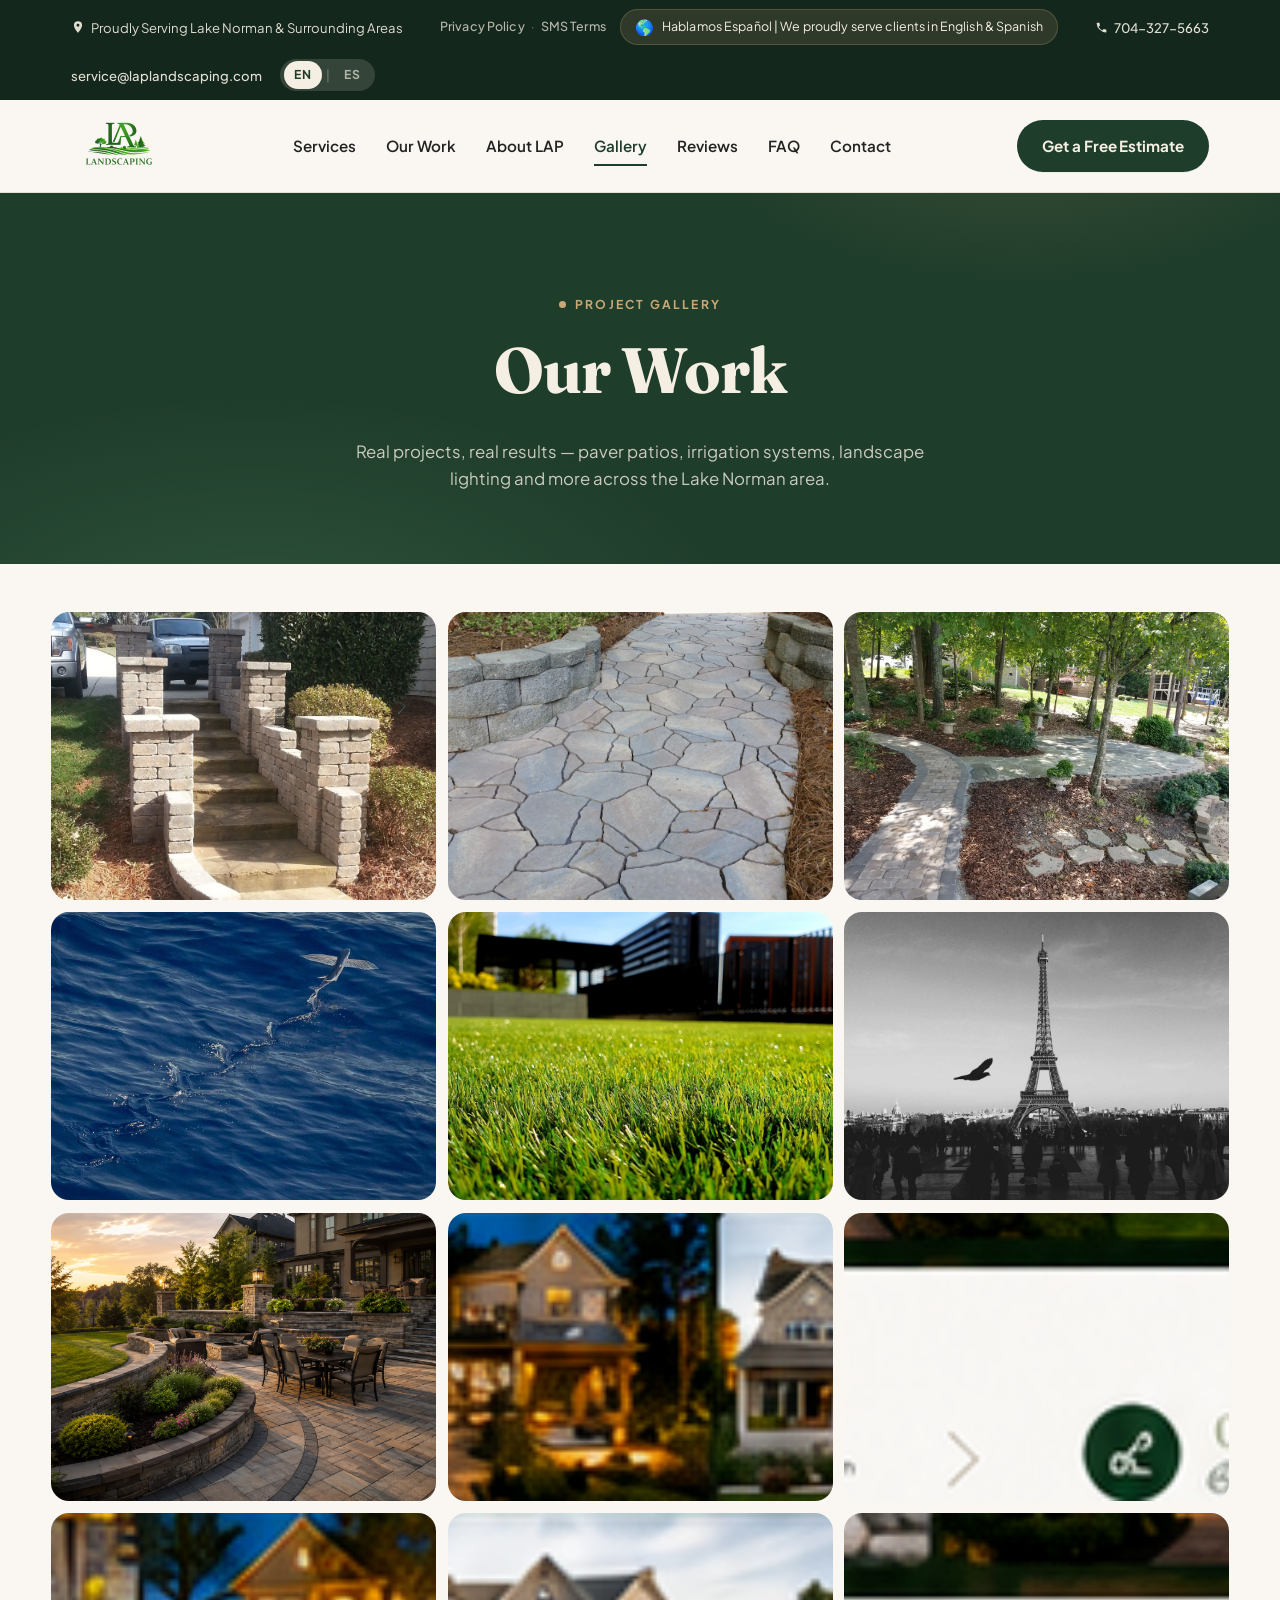
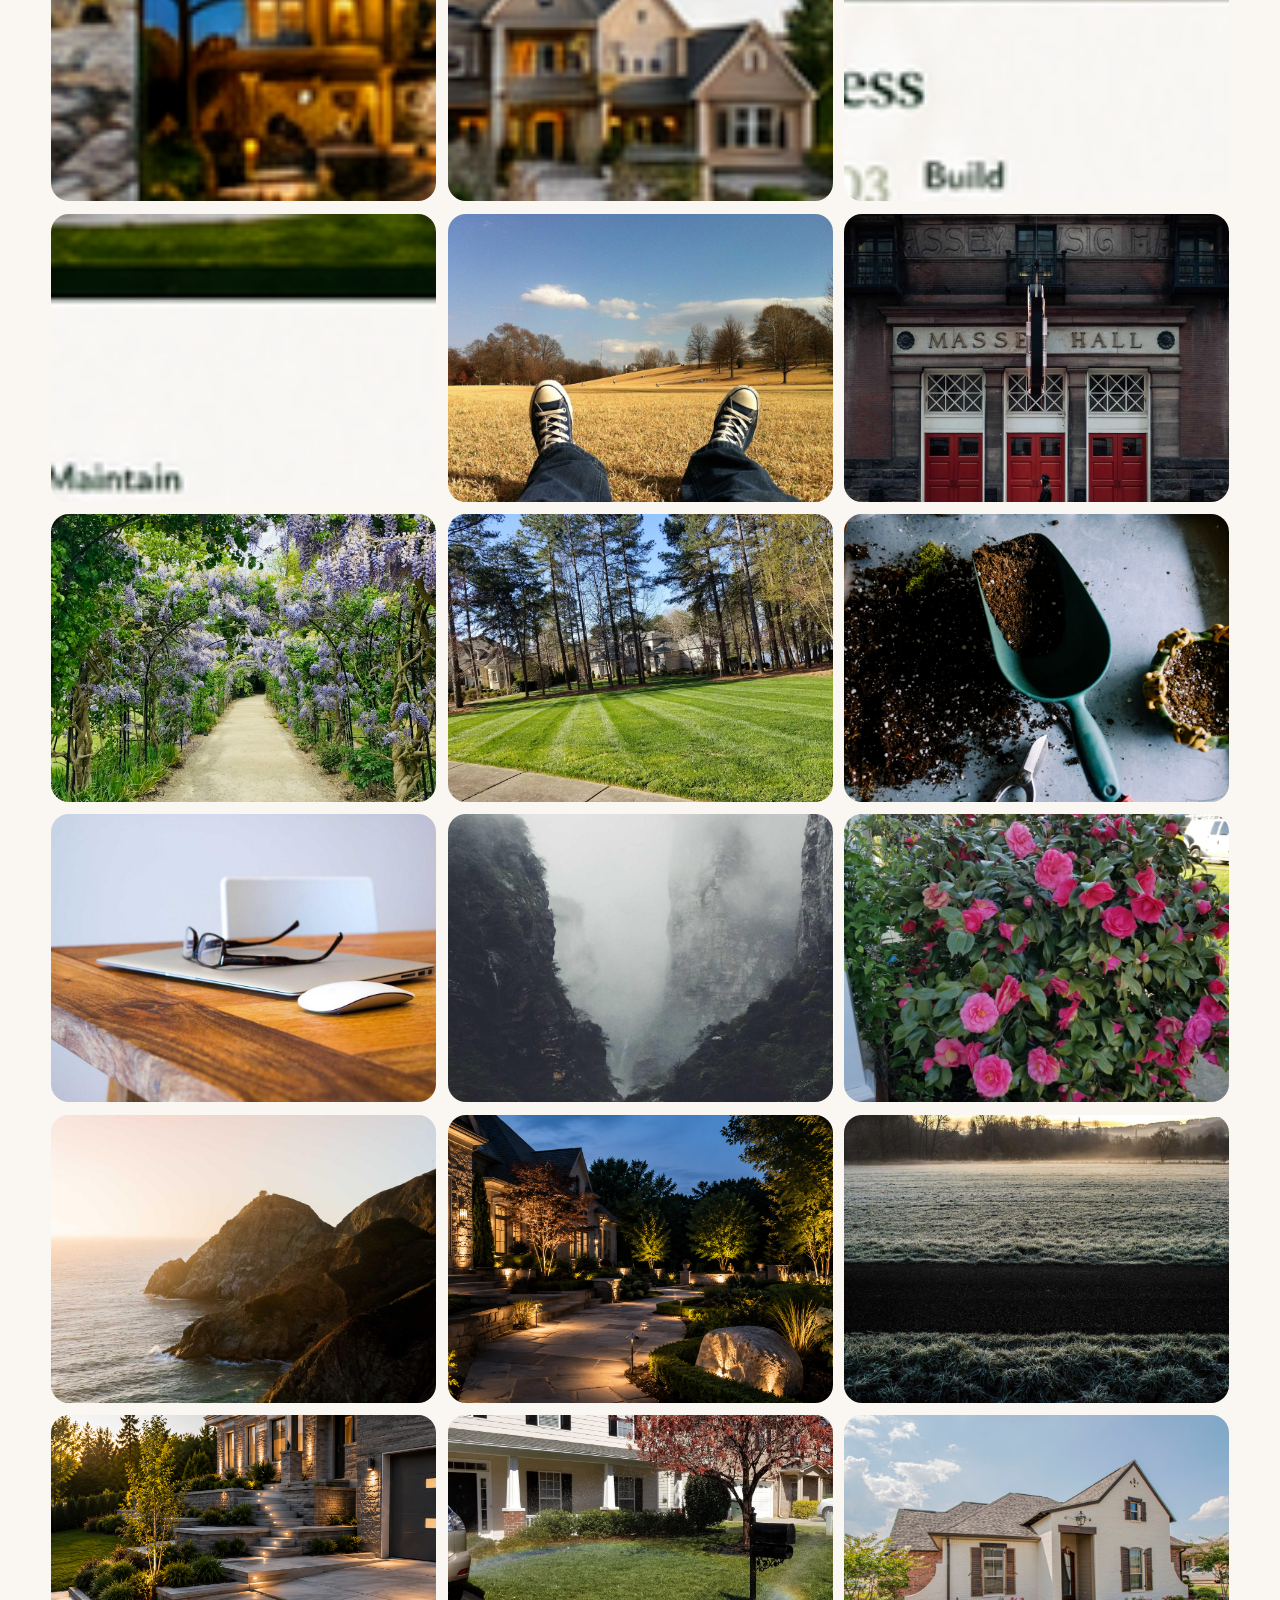
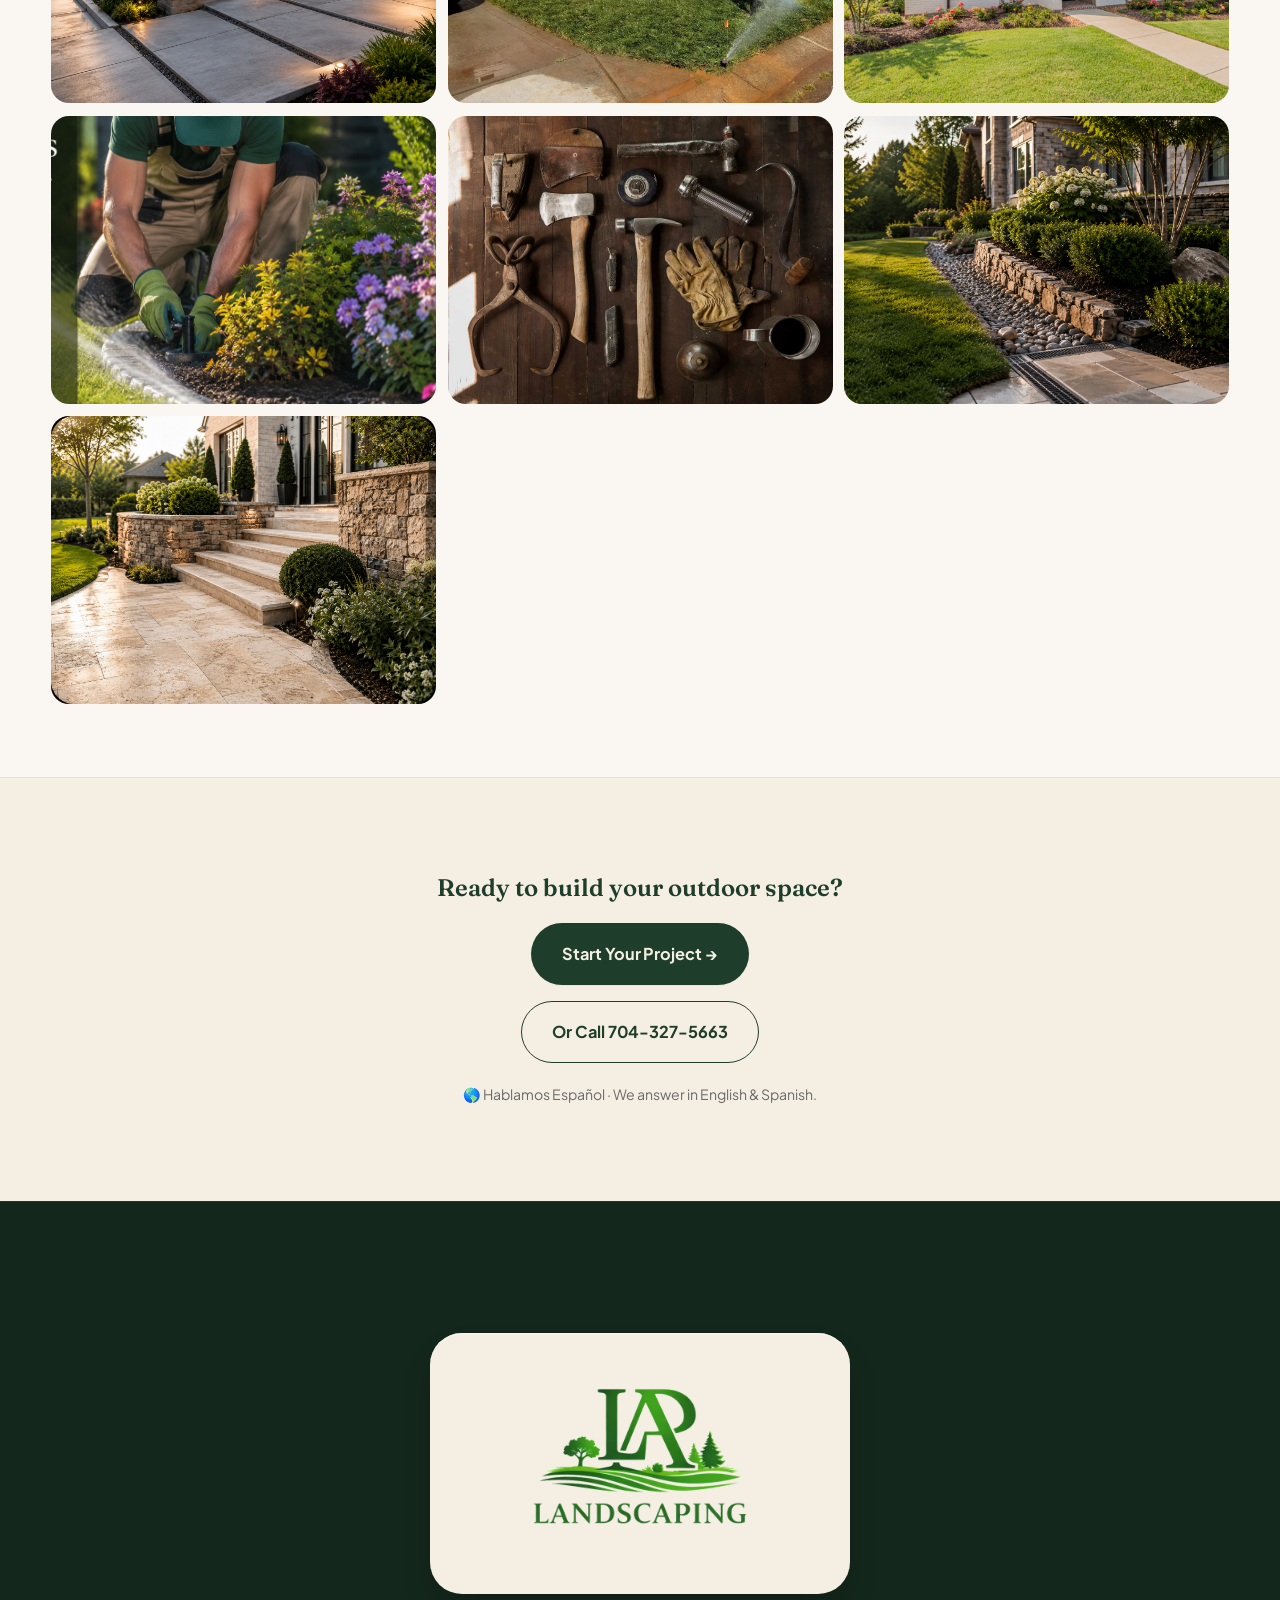
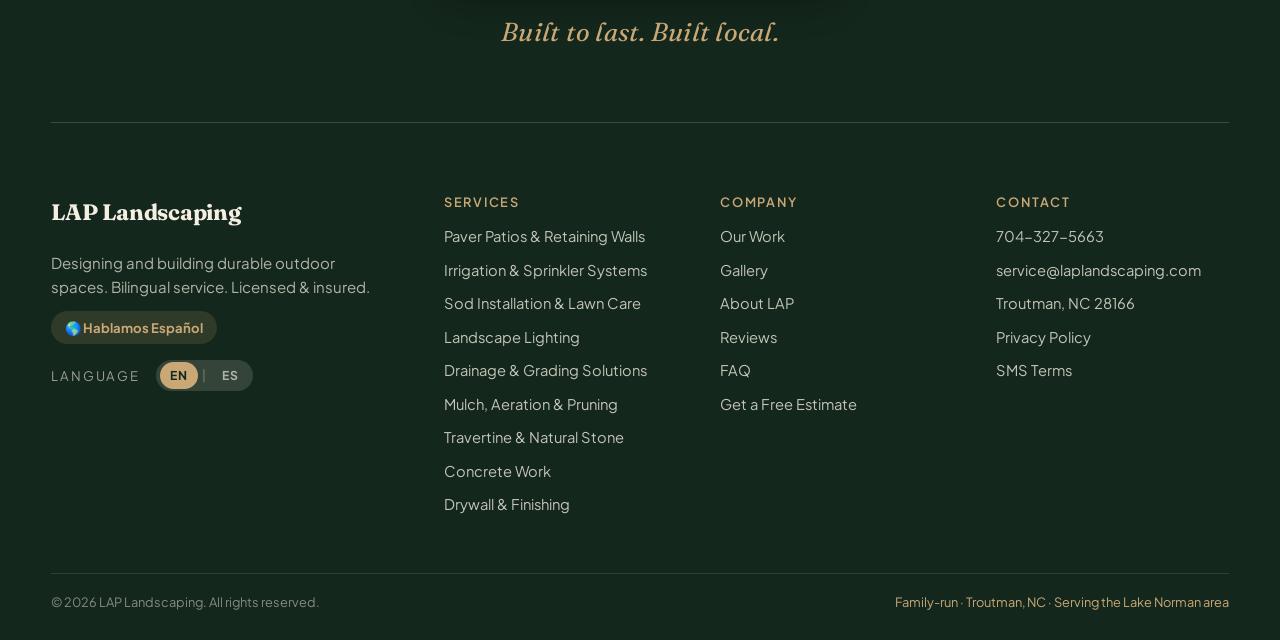
<file: gallery.html>
<!doctype html>
<html lang="en" data-lang="en">
<head>
<meta charset="utf-8" />
<meta name="viewport" content="width=device-width, initial-scale=1" />
<title data-i18n="gallery.meta.title">Our Work — Project Gallery | LAP Landscaping | Troutman &amp; Lake Norman NC</title>
<meta name="description" data-i18n-attr="content" data-i18n="gallery.meta.desc" content="Browse LAP Landscaping's project gallery — paver patios, irrigation, lighting, drainage and more across the Lake Norman area." />
<meta name="theme-color" content="#1F3D2B" />
<link rel="canonical" href="https://laplandscaping.com/gallery.html" />
<meta property="og:type" content="website" />
<meta property="og:title" content="Our Work — Project Gallery | LAP Landscaping" />
<meta property="og:description" content="Paver patios, irrigation, lighting and landscape projects across the Lake Norman area." />
<meta property="og:url" content="https://laplandscaping.com/gallery.html" />
<meta property="og:image" content="https://laplandscaping.com/reference/photos/patio-pavers.jpg" />
<meta name="twitter:card" content="summary_large_image" />
<link rel="preconnect" href="https://fonts.googleapis.com" />
<link rel="preconnect" href="https://fonts.gstatic.com" crossorigin />
<link href="https://fonts.googleapis.com/css2?family=Fraunces:opsz,wght@9..144,400;9..144,500;9..144,600;9..144,700;9..144,800&family=Plus+Jakarta+Sans:wght@400;500;600;700;800&display=swap" rel="stylesheet" />
<link rel="icon" href="reference/lap-logo.png" type="image/png" />
<link rel="stylesheet" href="photoswipe/photoswipe.css" />
<link rel="stylesheet" href="styles.css" />
</head>
<body>

<!-- ========== UTILITY BAR ========== -->
<div class="util" aria-label="Service area and contact">
  <div class="util-inner">
    <span class="util-loc">
      <svg viewBox="0 0 24 24" width="14" height="14" aria-hidden="true"><path fill="currentColor" d="M12 2a7 7 0 0 0-7 7c0 5 7 13 7 13s7-8 7-13a7 7 0 0 0-7-7Zm0 9.5A2.5 2.5 0 1 1 12 6.5a2.5 2.5 0 0 1 0 5Z"/></svg>
      <span data-i18n="util.area">Proudly Serving Lake Norman &amp; Surrounding Areas</span>
    </span>
    <span class="util-spacer" aria-hidden="true"></span>
    <span class="util-legal-group"><a class="util-link util-legal" href="privacy-policy.html">Privacy Policy</a><span class="util-legal-sep" aria-hidden="true">&middot;</span><a class="util-link util-legal" href="sms-terms.html">SMS Terms</a></span><span class="util-bilingual">
      <span class="bilingual-flag" aria-hidden="true">🌎</span>
      <span data-i18n="util.bilingual">Hablamos Español | We proudly serve clients in English &amp; Spanish</span>
    </span>
    <span class="util-spacer" aria-hidden="true"></span>
    <a class="util-link" href="tel:+17043275663" aria-label="Call 704-327-5663">
      <svg viewBox="0 0 24 24" width="13" height="13" aria-hidden="true"><path fill="currentColor" d="M6.6 10.8a15.5 15.5 0 0 0 6.6 6.6l2.2-2.2a1 1 0 0 1 1-.25 11.4 11.4 0 0 0 3.6.57 1 1 0 0 1 1 1V20a1 1 0 0 1-1 1A18 18 0 0 1 3 4a1 1 0 0 1 1-1h3.5a1 1 0 0 1 1 1 11.4 11.4 0 0 0 .57 3.6 1 1 0 0 1-.25 1Z"/></svg>
      704-327-5663
    </a>
    <a class="util-link util-mail" href="mailto:service@laplandscaping.com">service@laplandscaping.com</a>
    <div class="lang-toggle" role="group" aria-label="Language">
      <button type="button" class="lang-btn is-active" data-lang-btn="en" aria-pressed="true">EN</button>
      <span aria-hidden="true">|</span>
      <button type="button" class="lang-btn" data-lang-btn="es" aria-pressed="false">ES</button>
    </div>
  </div>
</div>

<!-- ========== HEADER ========== -->
<header class="hdr" id="top">
  <div class="hdr-inner">
    <a href="index.html" class="brand" aria-label="LAP Landscaping home">
      <img src="reference/lap-logo.png" alt="LAP Landscaping" class="brand-logo" />
    </a>
    <nav class="nav" aria-label="Primary">
      <a href="index.html#services" data-i18n="nav.services">Services</a>
      <a href="index.html#projects" data-i18n="nav.work">Our Work</a>
      <a href="index.html#about" data-i18n="nav.about">About LAP</a>
      <a href="gallery.html" class="nav-active" data-i18n="nav.gallery">Gallery</a>
      <a href="index.html#reviews" data-i18n="nav.reviews">Reviews</a>
      <a href="index.html#faq" data-i18n="nav.faq">FAQ</a>
      <a href="index.html#contact" data-i18n="nav.contact">Contact</a>
    </nav>
    <a class="btn btn-primary nav-cta" href="https://www.yardbook.com/new_quote/9253aae7eebb09e976391f2283048f217c78b0cf" target="_blank" rel="noopener" data-i18n="cta.estimate">Get a Free Estimate</a>
    <button class="nav-toggle" aria-label="Toggle navigation" aria-expanded="false" aria-controls="mnav">
      <span></span><span></span><span></span>
    </button>
  </div>
  <div class="mnav" id="mnav" hidden>
    <a href="index.html#services" data-i18n="nav.services">Services</a>
    <a href="index.html#projects" data-i18n="nav.work">Our Work</a>
    <a href="index.html#about" data-i18n="nav.about">About LAP</a>
    <a href="gallery.html" data-i18n="nav.gallery">Gallery</a>
    <a href="index.html#reviews" data-i18n="nav.reviews">Reviews</a>
    <a href="index.html#faq" data-i18n="nav.faq">FAQ</a>
    <a href="index.html#contact" data-i18n="nav.contact">Contact</a>
    <a class="btn btn-primary" href="https://www.yardbook.com/new_quote/9253aae7eebb09e976391f2283048f217c78b0cf" target="_blank" rel="noopener" data-i18n="cta.estimate">Get a Free Estimate</a>
  </div>
</header>

<!-- ========== GALLERY HERO ========== -->
<section class="gal-hero">
  <div class="gal-hero-inner reveal">
    <span class="eyebrow"><span class="dot dot-light"></span> <span data-i18n="gallery.eyebrow">Project Gallery</span></span>
    <h1 data-i18n="gallery.title">Our Work</h1>
    <p class="lede" data-i18n="gallery.lede">Real projects, real results — paver patios, irrigation systems, landscape lighting and more across the Lake Norman area.</p>
  </div>
</section>

<!-- ========== GALLERY GRID ========== -->
<section class="gal-section" aria-label="Project gallery">
  <div class="gal-grid" id="gal-grid">
    <!-- Populated by script-gallery.js -->
  </div>
</section>

<!-- ========== CTA ========== -->
<section class="gal-cta-section">
  <div class="gal-cta-inner reveal">
    <p class="gal-cta-label" data-i18n="gallery.cta.label">Ready to build your outdoor space?</p>
    <a class="btn btn-primary btn-lg" href="https://www.yardbook.com/new_quote/9253aae7eebb09e976391f2283048f217c78b0cf" target="_blank" rel="noopener" data-i18n="gallery.cta">Start Your Project →</a>
    <a class="btn btn-ghost btn-lg" href="tel:+17043275663" data-i18n="cta.btn2">Or Call 704-327-5663</a>
    <p class="gal-bilingual" data-i18n="cta.bilingual">🌎 Hablamos Español · We answer in English &amp; Spanish.</p>
  </div>
</section>

<!-- ========== FOOTER ========== -->
<footer class="ftr" id="legal">
  <div class="ftr-signoff">
    <span class="ftr-signoff-card">
      <img src="reference/lap-logo.png" alt="LAP Landscaping" class="ftr-signoff-logo" />
    </span>
    <p class="ftr-signoff-tag" data-i18n="ftr.signoff.tag">Built to last. Built local.</p>
  </div>
  <div class="ftr-inner">
    <div class="ftr-brand">
      <a href="index.html" class="brand ftr-brand-link" aria-label="LAP Landscaping home"><span class="ftr-wordmark">LAP Landscaping</span></a>
      <p data-i18n="ftr.about">Designing and building durable outdoor spaces. Bilingual service. Licensed &amp; insured.</p>
      <span class="ftr-bilingual" data-i18n="ftr.bilingual">🌎 Hablamos Español</span>
      <div class="ftr-lang">
        <span data-i18n="ftr.lang">Language</span>
        <div class="lang-toggle lang-toggle-light" role="group" aria-label="Language">
          <button type="button" class="lang-btn is-active" data-lang-btn="en" aria-pressed="true">EN</button>
          <span aria-hidden="true">|</span>
          <button type="button" class="lang-btn" data-lang-btn="es" aria-pressed="false">ES</button>
        </div>
      </div>
    </div>
    <div class="ftr-col">
      <h4 data-i18n="ftr.h.services">Services</h4>
      <a href="services/paver-patios-retaining-walls.html" data-i18n="svc.patio.h">Paver Patios &amp; Retaining Walls</a>
      <a href="services/irrigation-sprinkler-systems.html" data-i18n="svc.irr.h">Irrigation &amp; Sprinkler Systems</a>
      <a href="services/sod-installation-lawn-care.html" data-i18n="svc.sod.h">Sod Installation &amp; Lawn Care</a>
      <a href="services/landscape-lighting.html" data-i18n="svc.light.h">Landscape Lighting</a>
      <a href="services/drainage-grading-solutions.html" data-i18n="svc.drain.h">Drainage &amp; Grading Solutions</a>
      <a href="services/mulch-aeration-pruning.html" data-i18n="svc.lawn.h">Mulch, Aeration &amp; Pruning</a>
      <a href="services/travertine-natural-stone.html" data-i18n="svc.stone.h">Travertine &amp; Natural Stone</a>
      <a href="services/concrete-work.html" data-i18n="svc.concrete.h">Concrete Work</a>
      <a href="services/drywall-finishing.html" data-i18n="svc.dry.h">Drywall &amp; Finishing</a>
    </div>
    <div class="ftr-col">
      <h4 data-i18n="ftr.h.company">Company</h4>
      <a href="index.html#projects" data-i18n="nav.work">Our Work</a>
      <a href="gallery.html" data-i18n="nav.gallery">Gallery</a>
      <a href="index.html#about" data-i18n="nav.about">About LAP</a>
      <a href="index.html#reviews" data-i18n="nav.reviews">Reviews</a>
      <a href="index.html#faq" data-i18n="nav.faq">FAQ</a>
      <a href="https://www.yardbook.com/new_quote/9253aae7eebb09e976391f2283048f217c78b0cf" target="_blank" rel="noopener" data-i18n="cta.estimate">Get a Free Estimate</a>
    </div>
    <div class="ftr-col">
      <h4 data-i18n="ftr.h.contact">Contact</h4>
      <a href="tel:+17043275663">704-327-5663</a>
      <a href="mailto:service@laplandscaping.com">service@laplandscaping.com</a>
      <span data-i18n="ftr.addr">Troutman, NC 28166</span>
      <a href="privacy-policy.html" data-i18n="ftr.privacy">Privacy Policy</a>
      <a href="sms-terms.html" data-i18n="ftr.sms">SMS Terms</a>
    </div>
  </div>
  <div class="ftr-base">
    <span>© <span id="yr"></span> LAP Landscaping. <span data-i18n="ftr.rights">All rights reserved.</span></span>
    <span class="ftr-flag" data-i18n="ftr.flag">Family-run · Troutman, NC · Serving the Lake Norman area</span>
  </div>
</footer>

<!-- ========== STICKY MOBILE CTA ========== -->
<div class="sticky-cta" aria-label="Quick contact">
  <a href="tel:+17043275663" class="sc-btn sc-call" data-i18n="sticky.call">Call</a>
  <a href="https://www.yardbook.com/new_quote/9253aae7eebb09e976391f2283048f217c78b0cf" target="_blank" rel="noopener" class="sc-btn sc-est" data-i18n="cta.estimate">Get a Free Estimate</a>
</div>

<script type="module" src="script-gallery.js"></script>
<script src="script.js"></script>
</body>
</html>
</file>
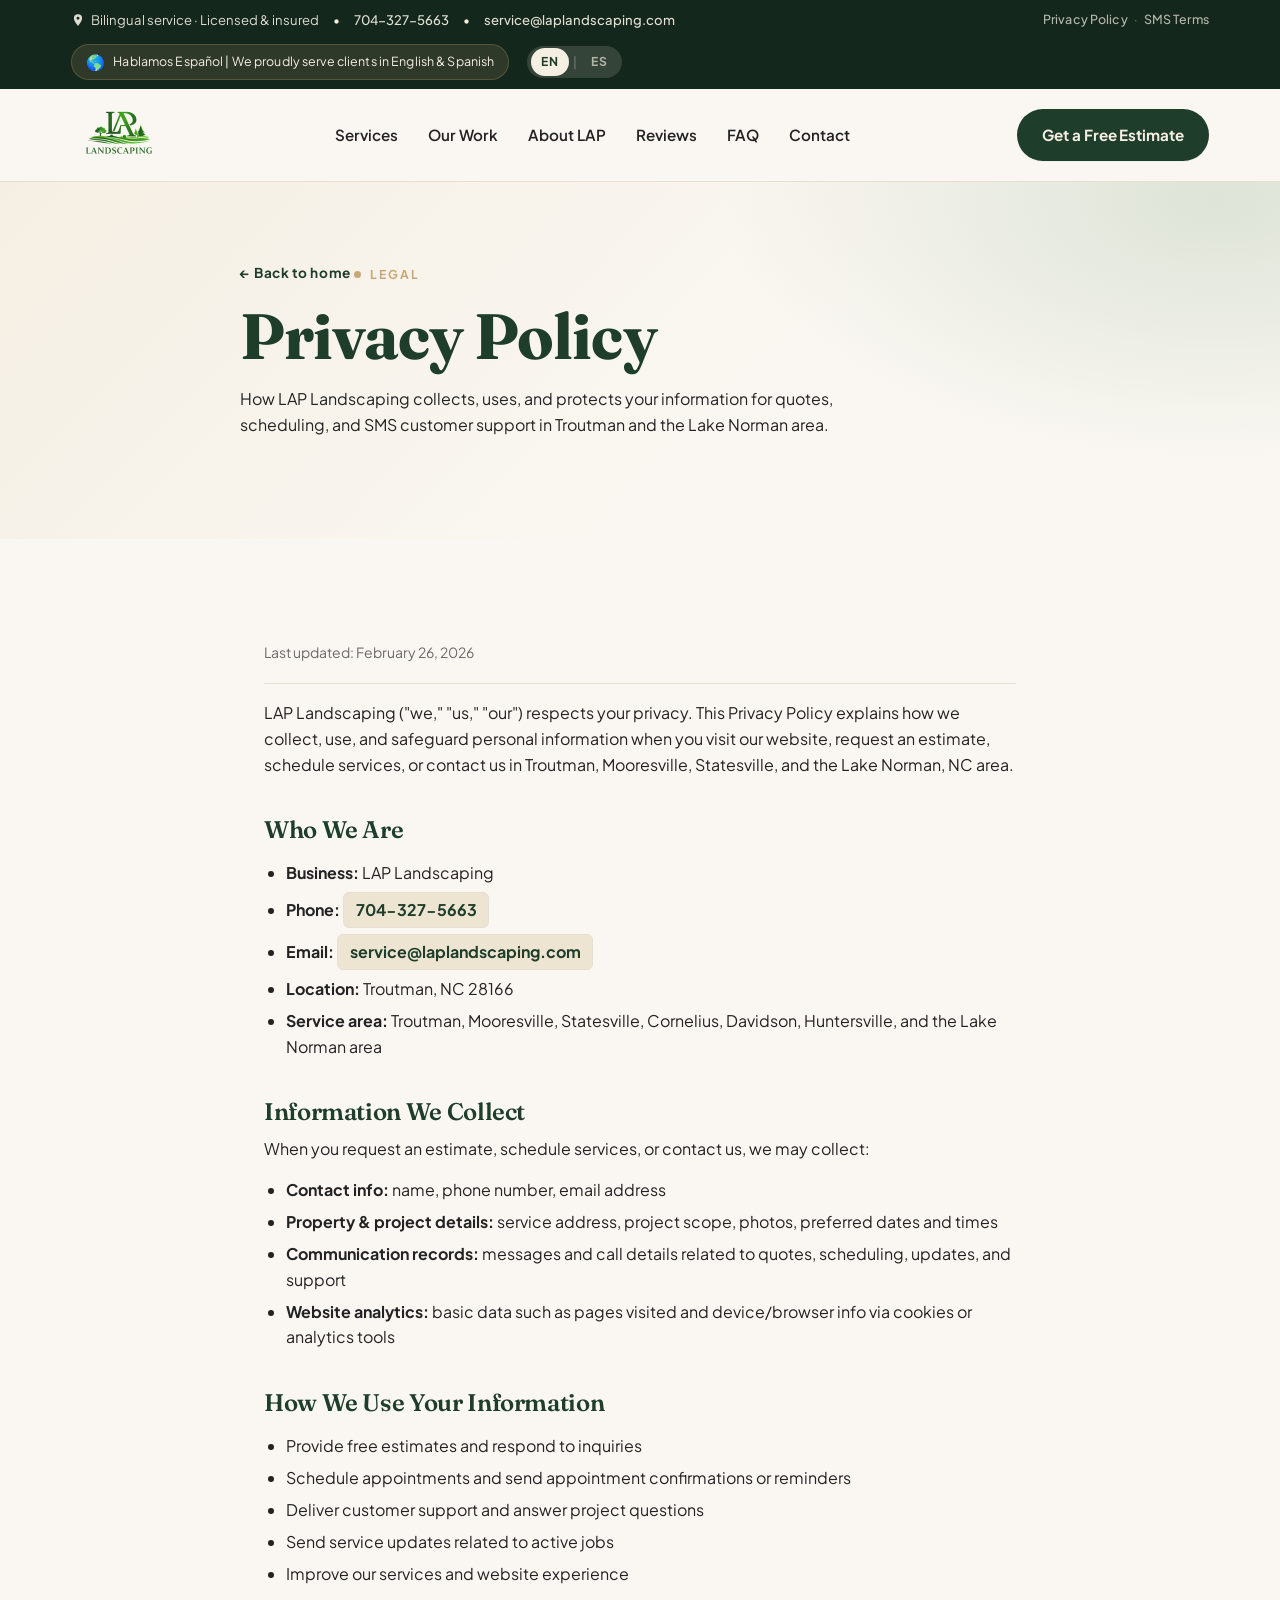
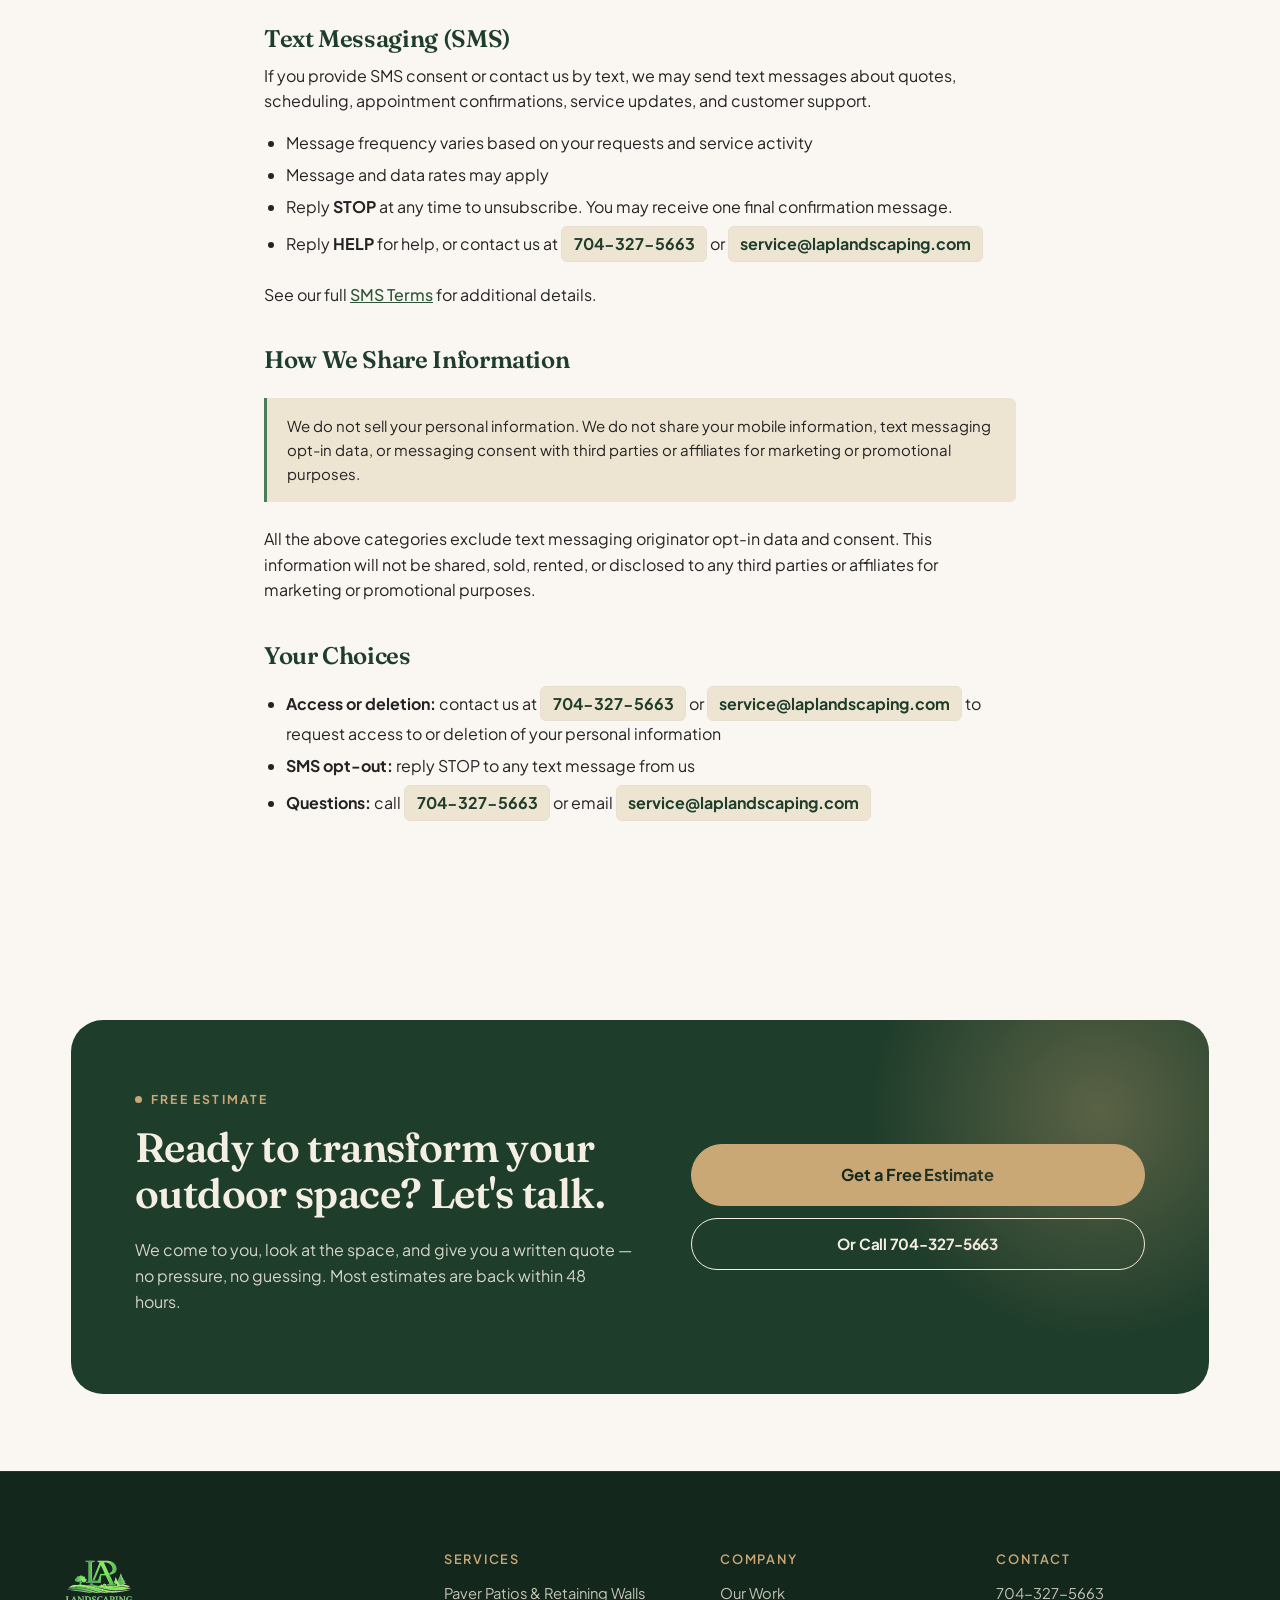
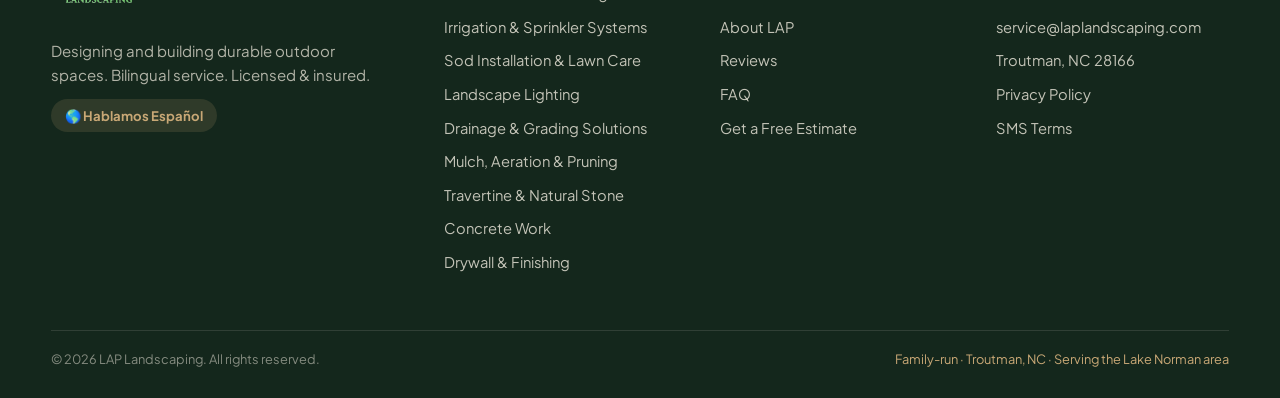
<file: privacy-policy.html>
<!doctype html>
<html lang="en" data-lang="en">
<head>
<meta charset="utf-8" />
<meta name="viewport" content="width=device-width, initial-scale=1" />
<title>Privacy Policy | LAP Landscaping — Troutman &amp; Lake Norman, NC</title>
<meta name="description" content="LAP Landscaping privacy policy. How we collect, use, and protect your information for quotes, scheduling, and SMS customer support in Troutman and the Lake Norman area." />
<meta name="theme-color" content="#1F3D2B" />
<link rel="canonical" href="https://laplandscaping.com/privacy-policy" />
<meta property="og:type" content="website" />
<meta property="og:title" content="Privacy Policy | LAP Landscaping" />
<meta property="og:description" content="How LAP Landscaping collects, uses, and protects your personal information." />
<meta property="og:url" content="https://laplandscaping.com/privacy-policy" />
<meta name="twitter:card" content="summary" />
<script type="application/ld+json">
{"@context":"https://schema.org","@type":"BreadcrumbList","itemListElement":[{"@type":"ListItem","position":1,"name":"Home","item":"https://laplandscaping.com/"},{"@type":"ListItem","position":2,"name":"Privacy Policy","item":"https://laplandscaping.com/privacy-policy"}]}
</script>
<link rel="preconnect" href="https://fonts.googleapis.com" />
<link rel="preconnect" href="https://fonts.gstatic.com" crossorigin />
<link href="https://fonts.googleapis.com/css2?family=Fraunces:opsz,wght@9..144,400;9..144,500;9..144,600;9..144,700&family=Plus+Jakarta+Sans:wght@400;500;600;700;800&display=swap" rel="stylesheet" />
<link rel="stylesheet" href="styles.css" />
<style>
.legal-hero .svc-page-hero-inner { grid-template-columns: 1fr; max-width: 800px; }
.legal-wrap { max-width: 800px; margin: 0 auto; padding: 0 1.5rem; }
.legal-updated { color: var(--mute); font-size: .875rem; margin-bottom: 2.5rem; padding-bottom: 1.25rem; border-bottom: 1px solid var(--line); }
.legal-wrap h2 { color: var(--green); font-size: clamp(1.2rem, 2vw, 1.5rem); margin: 2.5rem 0 .6rem; }
.legal-wrap p { margin-bottom: 1rem; }
.legal-wrap ul { padding-left: 1.4rem; margin-bottom: 1.25rem; }
.legal-wrap li { margin-bottom: .4rem; }
.legal-wrap a { color: var(--green-2); text-decoration: underline; font-weight: 500; }
.legal-wrap a:hover { color: var(--green); text-decoration: none; }
.legal-wrap a[href^="tel:"],
.legal-wrap a[href^="mailto:"] {
  display: inline-flex;
  align-items: center;
  font-weight: 700;
  font-size: 1rem;
  color: var(--green);
  text-decoration: none;
  background: var(--cream-2);
  padding: .25em .7em;
  border-radius: 6px;
  border: 1px solid var(--line);
}
.legal-wrap a[href^="tel:"]:hover,
.legal-wrap a[href^="mailto:"]:hover {
  background: var(--cream);
  border-color: var(--green-3);
}
.legal-notice { background: var(--cream-2); border-left: 3px solid var(--green-3); padding: 1rem 1.25rem; border-radius: 0 6px 6px 0; margin: 1.5rem 0; }
.legal-notice p { margin-bottom: 0; font-size: .9375rem; }
@media (max-width: 768px) {
  .legal-hero.svc-page-hero { min-height: unset; padding: 2.5rem 0 2rem; }
  .legal-hero .svc-page-hero-inner { padding: 0 1.25rem; }
}
</style>
</head>
<body>

<div class="util">
  <div class="util-inner">
    <span class="util-loc">
      <svg viewBox="0 0 24 24" width="14" height="14" aria-hidden="true"><path fill="currentColor" d="M12 2a7 7 0 0 0-7 7c0 5 7 13 7 13s7-8 7-13a7 7 0 0 0-7-7Zm0 9.5A2.5 2.5 0 1 1 12 6.5a2.5 2.5 0 0 1 0 5Z"/></svg>
      <span>Bilingual service · Licensed &amp; insured</span>
    </span>
    <span class="util-sep" aria-hidden="true">•</span>
    <a class="util-link" href="tel:+17043275663">704-327-5663</a>
    <span class="util-sep" aria-hidden="true">•</span>
    <a class="util-link util-mail" href="mailto:service@laplandscaping.com">service@laplandscaping.com</a>
    <span class="util-spacer"></span>
    <span class="util-legal-group"><a class="util-link util-legal" href="privacy-policy.html">Privacy Policy</a><span class="util-legal-sep" aria-hidden="true">&middot;</span><a class="util-link util-legal" href="sms-terms.html">SMS Terms</a></span><span class="util-bilingual"><span class="bilingual-flag">🌎</span><span data-i18n="util.bilingual">Hablamos Español · We serve clients in English &amp; Spanish</span></span>
    <div class="lang-toggle" role="group" aria-label="Language">
      <button type="button" class="lang-btn is-active" data-lang-btn="en" aria-pressed="true">EN</button>
      <span aria-hidden="true">|</span>
      <button type="button" class="lang-btn" data-lang-btn="es" aria-pressed="false">ES</button>
    </div>
  </div>
</div>

<header class="hdr" id="top">
  <div class="hdr-inner">
    <a href="index.html" class="brand" aria-label="LAP Landscaping home"><img src="reference/lap-logo.png" alt="LAP Landscaping" class="brand-logo" /></a>
    <nav class="nav">
      <a href="index.html#services" data-i18n="nav.services">Services</a>
      <a href="index.html#projects" data-i18n="nav.work">Our Work</a>
      <a href="index.html#about" data-i18n="nav.about">About LAP</a>
      <a href="index.html#reviews" data-i18n="nav.reviews">Reviews</a>
      <a href="index.html#faq" data-i18n="nav.faq">FAQ</a>
      <a href="index.html#contact" data-i18n="nav.contact">Contact</a>
    </nav>
    <a class="btn btn-primary nav-cta" href="https://www.yardbook.com/new_quote/9253aae7eebb09e976391f2283048f217c78b0cf" target="_blank" rel="noopener" data-i18n="cta.estimate">Get a Free Estimate</a>
    <button class="nav-toggle" aria-label="Toggle nav" aria-expanded="false" aria-controls="mnav"><span></span><span></span><span></span></button>
  </div>
  <div class="mnav" id="mnav" hidden>
    <a href="index.html#services" data-i18n="nav.services">Services</a>
    <a href="index.html#projects" data-i18n="nav.work">Our Work</a>
    <a href="index.html#about" data-i18n="nav.about">About LAP</a>
    <a href="index.html#reviews" data-i18n="nav.reviews">Reviews</a>
    <a href="index.html#faq" data-i18n="nav.faq">FAQ</a>
    <a href="index.html#contact" data-i18n="nav.contact">Contact</a>
    <a class="btn btn-primary" href="https://www.yardbook.com/new_quote/9253aae7eebb09e976391f2283048f217c78b0cf" target="_blank" rel="noopener" data-i18n="cta.estimate">Get a Free Estimate</a>
  </div>
</header>

<section class="svc-page-hero legal-hero">
  <div class="svc-page-hero-inner">
    <div class="reveal">
      <a href="index.html" class="svc-back-link">← Back to home</a>
      <span class="eyebrow light"><span class="dot light"></span> <span>Legal</span></span>
      <h1>Privacy Policy</h1>
      <p class="lede">How LAP Landscaping collects, uses, and protects your information for quotes, scheduling, and SMS customer support in Troutman and the Lake Norman area.</p>
    </div>
  </div>
</section>

<section class="section">
  <div class="legal-wrap">

    <p class="legal-updated">Last updated: February 26, 2026</p>

    <p>LAP Landscaping ("we," "us," "our") respects your privacy. This Privacy Policy explains how we collect, use, and safeguard personal information when you visit our website, request an estimate, schedule services, or contact us in Troutman, Mooresville, Statesville, and the Lake Norman, NC area.</p>

    <h2>Who We Are</h2>
    <ul>
      <li><strong>Business:</strong> LAP Landscaping</li>
      <li><strong>Phone:</strong> <a href="tel:+17043275663">704-327-5663</a></li>
      <li><strong>Email:</strong> <a href="mailto:service@laplandscaping.com">service@laplandscaping.com</a></li>
      <li><strong>Location:</strong> Troutman, NC 28166</li>
      <li><strong>Service area:</strong> Troutman, Mooresville, Statesville, Cornelius, Davidson, Huntersville, and the Lake Norman area</li>
    </ul>

    <h2>Information We Collect</h2>
    <p>When you request an estimate, schedule services, or contact us, we may collect:</p>
    <ul>
      <li><strong>Contact info:</strong> name, phone number, email address</li>
      <li><strong>Property &amp; project details:</strong> service address, project scope, photos, preferred dates and times</li>
      <li><strong>Communication records:</strong> messages and call details related to quotes, scheduling, updates, and support</li>
      <li><strong>Website analytics:</strong> basic data such as pages visited and device/browser info via cookies or analytics tools</li>
    </ul>

    <h2>How We Use Your Information</h2>
    <ul>
      <li>Provide free estimates and respond to inquiries</li>
      <li>Schedule appointments and send appointment confirmations or reminders</li>
      <li>Deliver customer support and answer project questions</li>
      <li>Send service updates related to active jobs</li>
      <li>Improve our services and website experience</li>
    </ul>

    <h2>Text Messaging (SMS)</h2>
    <p>If you provide SMS consent or contact us by text, we may send text messages about quotes, scheduling, appointment confirmations, service updates, and customer support.</p>
    <ul>
      <li>Message frequency varies based on your requests and service activity</li>
      <li>Message and data rates may apply</li>
      <li>Reply <strong>STOP</strong> at any time to unsubscribe. You may receive one final confirmation message.</li>
      <li>Reply <strong>HELP</strong> for help, or contact us at <a href="tel:+17043275663">704-327-5663</a> or <a href="mailto:service@laplandscaping.com">service@laplandscaping.com</a></li>
    </ul>
    <p>See our full <a href="sms-terms.html">SMS Terms</a> for additional details.</p>

    <h2>How We Share Information</h2>

    <div class="legal-notice">
      <p>We do not sell your personal information. We do not share your mobile information, text messaging opt-in data, or messaging consent with third parties or affiliates for marketing or promotional purposes.</p>
    </div>

    <p>All the above categories exclude text messaging originator opt-in data and consent. This information will not be shared, sold, rented, or disclosed to any third parties or affiliates for marketing or promotional purposes.</p>

    <h2>Your Choices</h2>
    <ul>
      <li><strong>Access or deletion:</strong> contact us at <a href="tel:+17043275663">704-327-5663</a> or <a href="mailto:service@laplandscaping.com">service@laplandscaping.com</a> to request access to or deletion of your personal information</li>
      <li><strong>SMS opt-out:</strong> reply STOP to any text message from us</li>
      <li><strong>Questions:</strong> call <a href="tel:+17043275663">704-327-5663</a> or email <a href="mailto:service@laplandscaping.com">service@laplandscaping.com</a></li>
    </ul>

  </div>
</section>

<section class="section cta-section">
  <div class="cta-card reveal">
    <div class="cta-copy">
      <span class="eyebrow light"><span class="dot light"></span> <span data-i18n="cta.eyebrow">Free estimate</span></span>
      <h2>Ready to transform your outdoor space? Let's talk.</h2>
      <p data-i18n="cta.p">No pressure, no upsell. We'll walk the property, ask about how you want to use it, and follow up with a written quote that lays out scope, materials and price.</p>
    </div>
    <div class="cta-form">
      <a class="btn btn-tan btn-lg btn-block" href="https://www.yardbook.com/new_quote/9253aae7eebb09e976391f2283048f217c78b0cf" target="_blank" rel="noopener" data-i18n="cta.btn1">Open the estimate form →</a>
      <a class="btn btn-ghost btn-block" href="tel:+17043275663" data-i18n="cta.btn2">Or call 704-327-5663</a>
    </div>
  </div>
</section>

<footer class="ftr">
  <div class="ftr-inner">
    <div class="ftr-brand">
      <a href="index.html" class="brand"><img src="reference/lap-logo.png" alt="LAP Landscaping" class="brand-logo brand-logo-light" /></a>
      <p data-i18n="ftr.about">Designing and building durable outdoor spaces. Bilingual service. Licensed &amp; insured.</p>
      <span class="ftr-bilingual" data-i18n="ftr.bilingual">🌎 Hablamos Español</span>
    </div>
    <div class="ftr-col">
      <h4 data-i18n="ftr.h.services">Services</h4>
      <a href="services/paver-patios-retaining-walls.html" data-i18n="svc.patio.h">Paver Patios &amp; Retaining Walls</a>
      <a href="services/irrigation-sprinkler-systems.html" data-i18n="svc.irr.h">Irrigation &amp; Sprinkler Systems</a>
      <a href="services/sod-installation-lawn-care.html" data-i18n="svc.sod.h">Sod Installation &amp; Lawn Care</a>
      <a href="services/landscape-lighting.html" data-i18n="svc.light.h">Landscape Lighting</a>
      <a href="services/drainage-grading-solutions.html" data-i18n="svc.drain.h">Drainage &amp; Grading Solutions</a>
      <a href="services/mulch-aeration-pruning.html" data-i18n="svc.lawn.h">Mulch, Aeration &amp; Pruning</a>
      <a href="services/travertine-natural-stone.html" data-i18n="svc.stone.h">Travertine &amp; Natural Stone</a>
      <a href="services/concrete-work.html" data-i18n="svc.concrete.h">Concrete Work</a>
      <a href="services/drywall-finishing.html" data-i18n="svc.dry.h">Drywall &amp; Finishing</a>
    </div>
    <div class="ftr-col">
      <h4 data-i18n="ftr.h.company">Company</h4>
      <a href="index.html#projects" data-i18n="nav.work">Our Work</a>
      <a href="index.html#about" data-i18n="nav.about">About LAP</a>
      <a href="index.html#reviews" data-i18n="nav.reviews">Reviews</a>
      <a href="index.html#faq" data-i18n="nav.faq">FAQ</a>
      <a href="https://www.yardbook.com/new_quote/9253aae7eebb09e976391f2283048f217c78b0cf" target="_blank" rel="noopener" data-i18n="cta.estimate">Get a Free Estimate</a>
    </div>
    <div class="ftr-col">
      <h4 data-i18n="ftr.h.contact">Contact</h4>
      <a href="tel:+17043275663">704-327-5663</a>
      <a href="mailto:service@laplandscaping.com">service@laplandscaping.com</a>
      <span data-i18n="ftr.addr">Troutman, NC 28166</span>
      <a href="privacy-policy.html" data-i18n="ftr.privacy">Privacy Policy</a>
      <a href="sms-terms.html" data-i18n="ftr.sms">SMS Terms</a>
    </div>
  </div>
  <div class="ftr-base">
    <span>© <span id="yr"></span> LAP Landscaping. <span data-i18n="ftr.rights">All rights reserved.</span></span>
    <span class="ftr-flag" data-i18n="ftr.flag">Family-run · Troutman, NC · Serving the Lake Norman area</span>
  </div>
</footer>

<div class="sticky-cta" aria-label="Quick contact">
  <a href="tel:+17043275663" class="sc-btn sc-call" data-i18n="sticky.call">Call</a>
  <a href="https://www.yardbook.com/new_quote/9253aae7eebb09e976391f2283048f217c78b0cf" target="_blank" rel="noopener" class="sc-btn sc-est" data-i18n="cta.estimate">Get a Free Estimate</a>
</div>

<script src="script.js"></script>
</body>
</html>
</file>
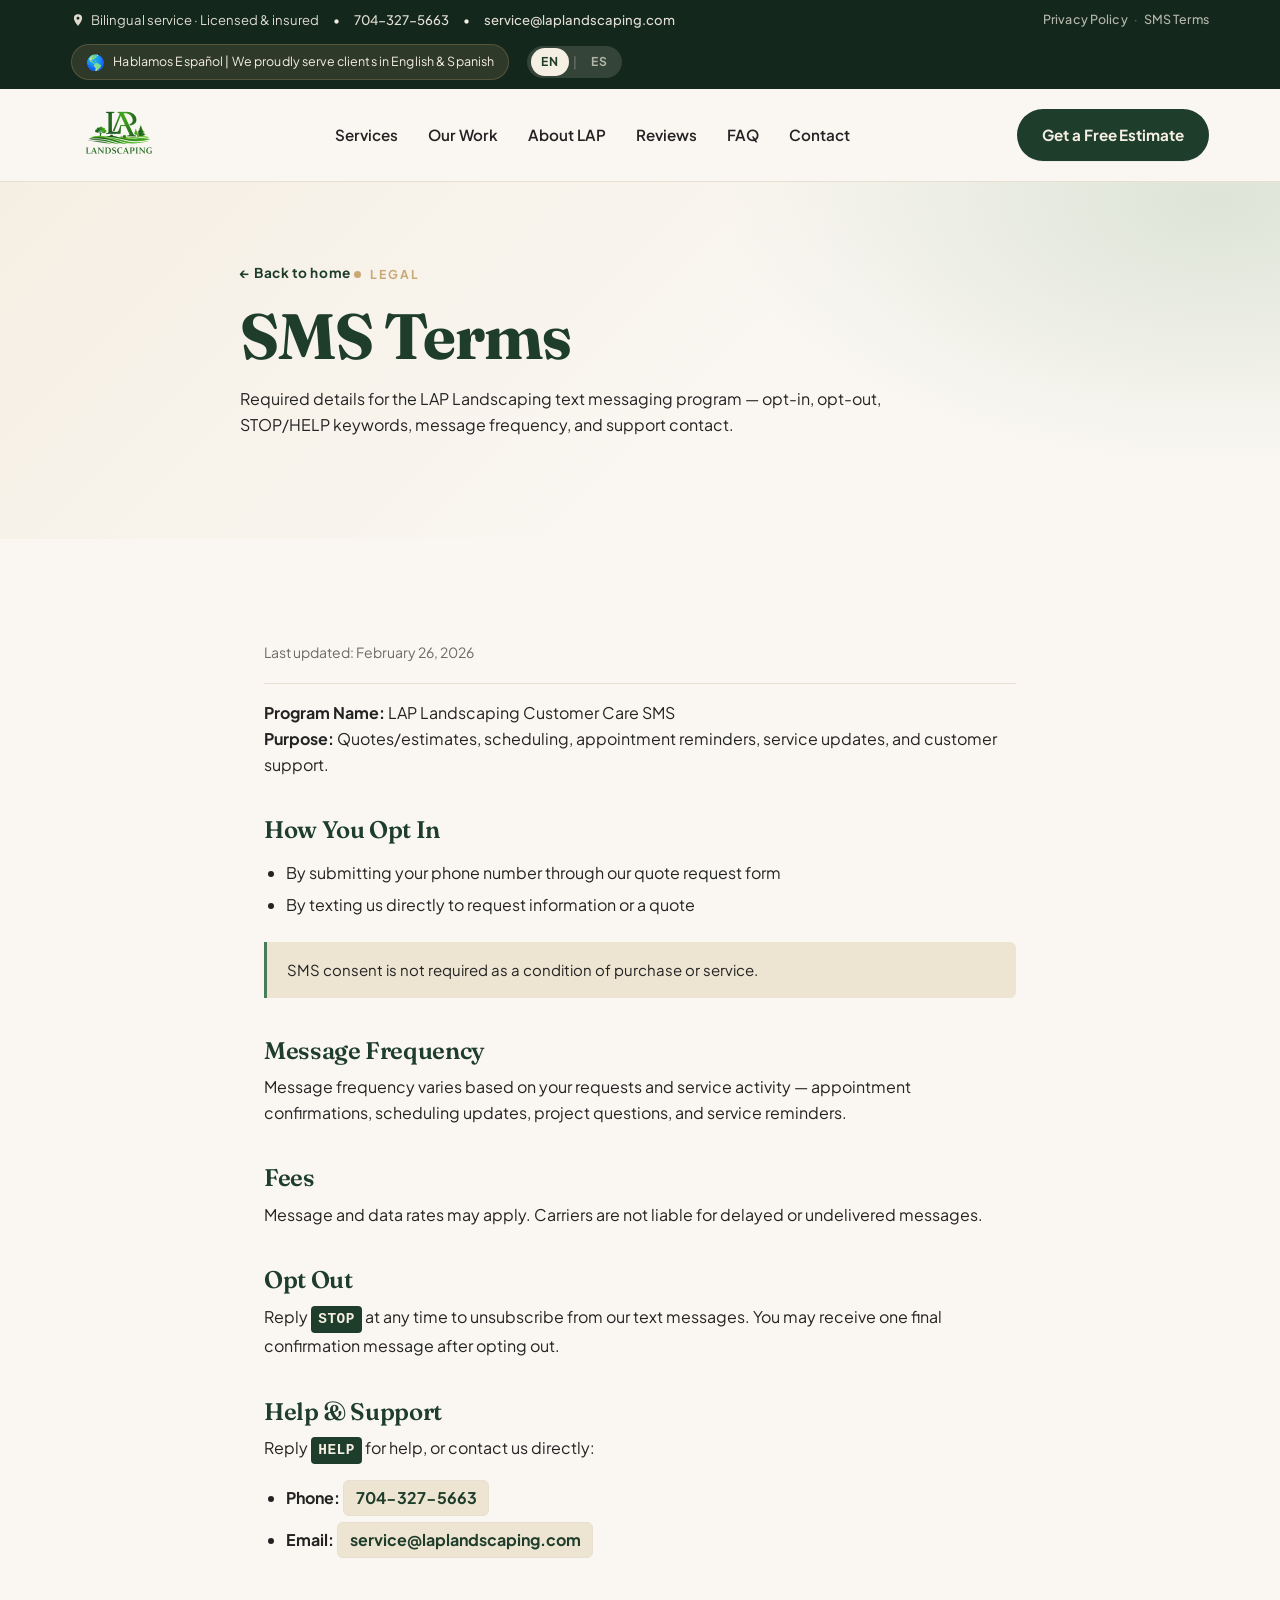
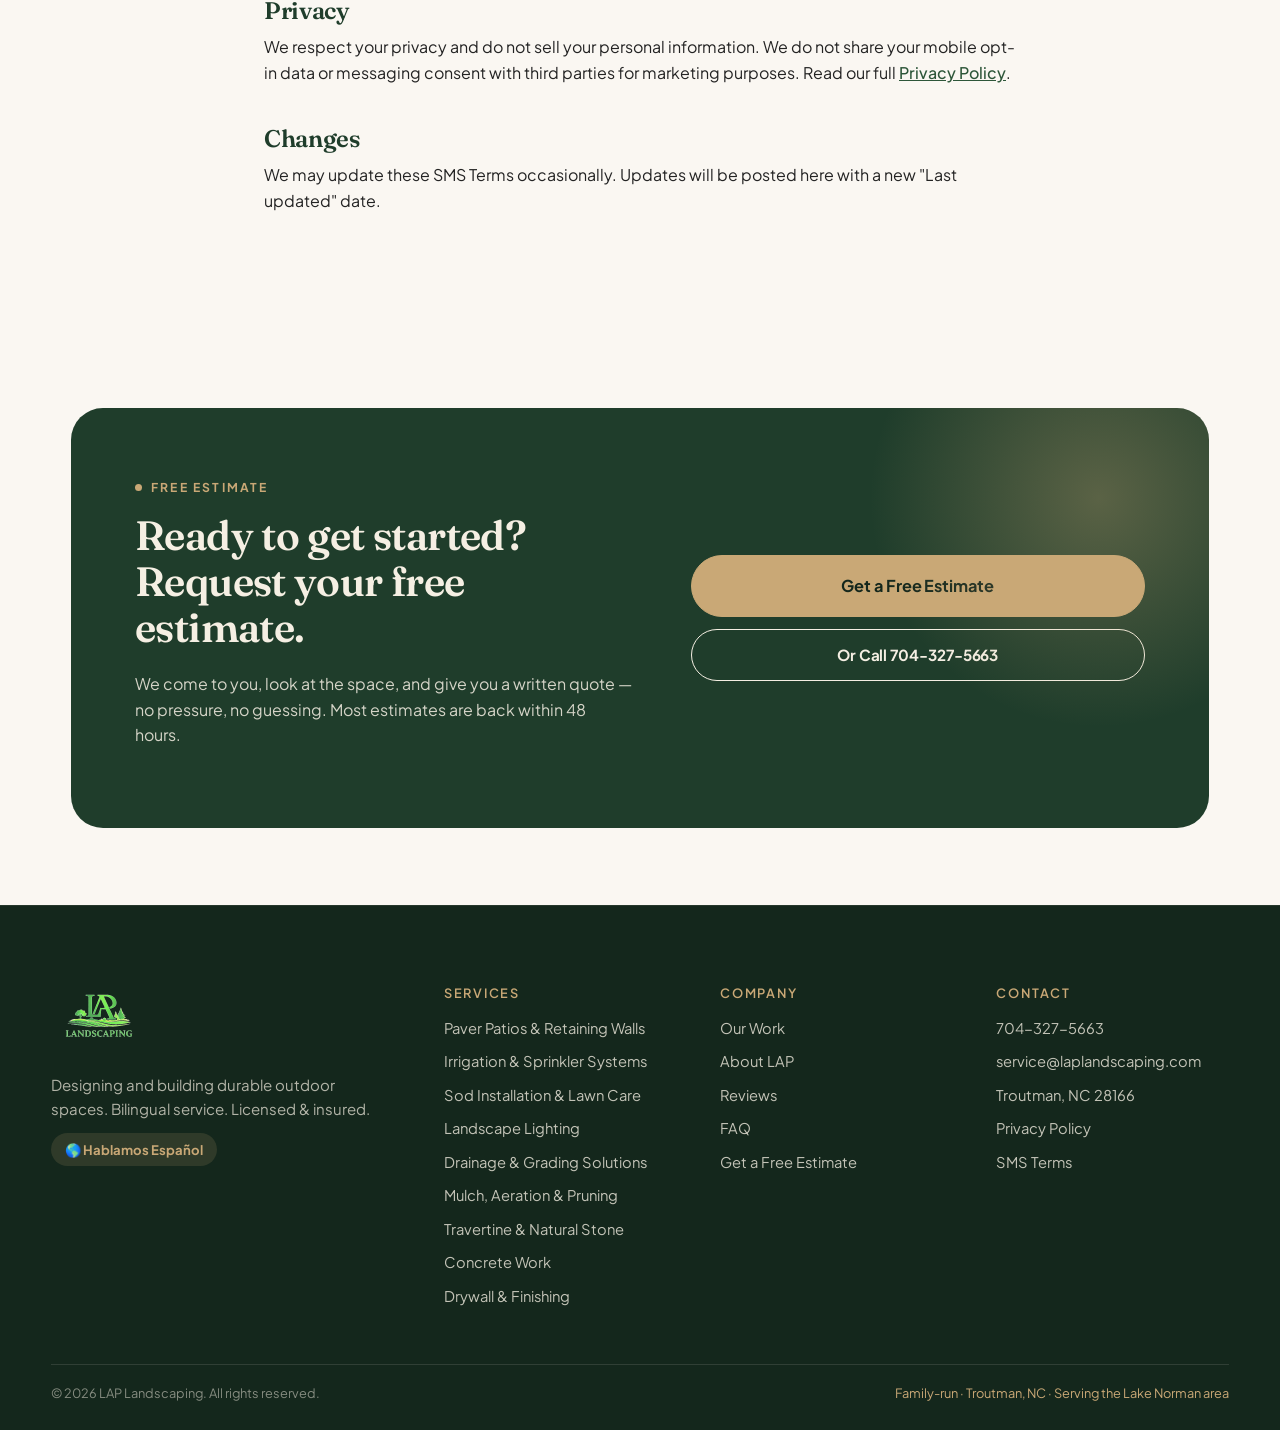
<file: sms-terms.html>
<!doctype html>
<html lang="en" data-lang="en">
<head>
<meta charset="utf-8" />
<meta name="viewport" content="width=device-width, initial-scale=1" />
<title>SMS Terms | LAP Landscaping Text Messaging Program</title>
<meta name="description" content="LAP Landscaping SMS terms. How to opt in, opt out (STOP), get help (HELP), message frequency, and rates for our text messaging program serving Troutman and Lake Norman, NC." />
<meta name="theme-color" content="#1F3D2B" />
<link rel="canonical" href="https://laplandscaping.com/sms-terms" />
<meta property="og:type" content="website" />
<meta property="og:title" content="SMS Terms | LAP Landscaping Text Messaging Program" />
<meta property="og:description" content="SMS opt-in, opt-out, STOP, HELP, message frequency, and rates for LAP Landscaping." />
<meta property="og:url" content="https://laplandscaping.com/sms-terms" />
<meta name="twitter:card" content="summary" />
<script type="application/ld+json">
{"@context":"https://schema.org","@type":"BreadcrumbList","itemListElement":[{"@type":"ListItem","position":1,"name":"Home","item":"https://laplandscaping.com/"},{"@type":"ListItem","position":2,"name":"SMS Terms","item":"https://laplandscaping.com/sms-terms"}]}
</script>
<link rel="preconnect" href="https://fonts.googleapis.com" />
<link rel="preconnect" href="https://fonts.gstatic.com" crossorigin />
<link href="https://fonts.googleapis.com/css2?family=Fraunces:opsz,wght@9..144,400;9..144,500;9..144,600;9..144,700&family=Plus+Jakarta+Sans:wght@400;500;600;700;800&display=swap" rel="stylesheet" />
<link rel="stylesheet" href="styles.css" />
<style>
.legal-hero .svc-page-hero-inner { grid-template-columns: 1fr; max-width: 800px; }
.legal-wrap { max-width: 800px; margin: 0 auto; padding: 0 1.5rem; }
.legal-updated { color: var(--mute); font-size: .875rem; margin-bottom: 2.5rem; padding-bottom: 1.25rem; border-bottom: 1px solid var(--line); }
.legal-wrap h2 { color: var(--green); font-size: clamp(1.2rem, 2vw, 1.5rem); margin: 2.5rem 0 .6rem; }
.legal-wrap p { margin-bottom: 1rem; }
.legal-wrap ul { padding-left: 1.4rem; margin-bottom: 1.25rem; }
.legal-wrap li { margin-bottom: .4rem; }
.legal-wrap a { color: var(--green-2); text-decoration: underline; font-weight: 500; }
.legal-wrap a:hover { color: var(--green); text-decoration: none; }
.legal-wrap a[href^="tel:"],
.legal-wrap a[href^="mailto:"] {
  display: inline-flex;
  align-items: center;
  font-weight: 700;
  font-size: 1rem;
  color: var(--green);
  text-decoration: none;
  background: var(--cream-2);
  padding: .25em .7em;
  border-radius: 6px;
  border: 1px solid var(--line);
}
.legal-wrap a[href^="tel:"]:hover,
.legal-wrap a[href^="mailto:"]:hover {
  background: var(--cream);
  border-color: var(--green-3);
}
.legal-notice { background: var(--cream-2); border-left: 3px solid var(--green-3); padding: 1rem 1.25rem; border-radius: 0 6px 6px 0; margin: 1.5rem 0; }
.legal-notice p { margin-bottom: 0; font-size: .9375rem; }
.sms-keyword { display: inline-block; background: var(--green); color: var(--cream); font-family: monospace; font-size: .9rem; padding: .15em .5em; border-radius: 4px; font-weight: 700; letter-spacing: .04em; }
@media (max-width: 768px) {
  .legal-hero.svc-page-hero { min-height: unset; padding: 2.5rem 0 2rem; }
  .legal-hero .svc-page-hero-inner { padding: 0 1.25rem; }
}
</style>
</head>
<body>

<div class="util">
  <div class="util-inner">
    <span class="util-loc">
      <svg viewBox="0 0 24 24" width="14" height="14" aria-hidden="true"><path fill="currentColor" d="M12 2a7 7 0 0 0-7 7c0 5 7 13 7 13s7-8 7-13a7 7 0 0 0-7-7Zm0 9.5A2.5 2.5 0 1 1 12 6.5a2.5 2.5 0 0 1 0 5Z"/></svg>
      <span>Bilingual service · Licensed &amp; insured</span>
    </span>
    <span class="util-sep" aria-hidden="true">•</span>
    <a class="util-link" href="tel:+17043275663">704-327-5663</a>
    <span class="util-sep" aria-hidden="true">•</span>
    <a class="util-link util-mail" href="mailto:service@laplandscaping.com">service@laplandscaping.com</a>
    <span class="util-spacer"></span>
    <span class="util-legal-group"><a class="util-link util-legal" href="privacy-policy.html">Privacy Policy</a><span class="util-legal-sep" aria-hidden="true">&middot;</span><a class="util-link util-legal" href="sms-terms.html">SMS Terms</a></span><span class="util-bilingual"><span class="bilingual-flag">🌎</span><span data-i18n="util.bilingual">Hablamos Español · We serve clients in English &amp; Spanish</span></span>
    <div class="lang-toggle" role="group" aria-label="Language">
      <button type="button" class="lang-btn is-active" data-lang-btn="en" aria-pressed="true">EN</button>
      <span aria-hidden="true">|</span>
      <button type="button" class="lang-btn" data-lang-btn="es" aria-pressed="false">ES</button>
    </div>
  </div>
</div>

<header class="hdr" id="top">
  <div class="hdr-inner">
    <a href="index.html" class="brand" aria-label="LAP Landscaping home"><img src="reference/lap-logo.png" alt="LAP Landscaping" class="brand-logo" /></a>
    <nav class="nav">
      <a href="index.html#services" data-i18n="nav.services">Services</a>
      <a href="index.html#projects" data-i18n="nav.work">Our Work</a>
      <a href="index.html#about" data-i18n="nav.about">About LAP</a>
      <a href="index.html#reviews" data-i18n="nav.reviews">Reviews</a>
      <a href="index.html#faq" data-i18n="nav.faq">FAQ</a>
      <a href="index.html#contact" data-i18n="nav.contact">Contact</a>
    </nav>
    <a class="btn btn-primary nav-cta" href="https://www.yardbook.com/new_quote/9253aae7eebb09e976391f2283048f217c78b0cf" target="_blank" rel="noopener" data-i18n="cta.estimate">Get a Free Estimate</a>
    <button class="nav-toggle" aria-label="Toggle nav" aria-expanded="false" aria-controls="mnav"><span></span><span></span><span></span></button>
  </div>
  <div class="mnav" id="mnav" hidden>
    <a href="index.html#services" data-i18n="nav.services">Services</a>
    <a href="index.html#projects" data-i18n="nav.work">Our Work</a>
    <a href="index.html#about" data-i18n="nav.about">About LAP</a>
    <a href="index.html#reviews" data-i18n="nav.reviews">Reviews</a>
    <a href="index.html#faq" data-i18n="nav.faq">FAQ</a>
    <a href="index.html#contact" data-i18n="nav.contact">Contact</a>
    <a class="btn btn-primary" href="https://www.yardbook.com/new_quote/9253aae7eebb09e976391f2283048f217c78b0cf" target="_blank" rel="noopener" data-i18n="cta.estimate">Get a Free Estimate</a>
  </div>
</header>

<section class="svc-page-hero legal-hero">
  <div class="svc-page-hero-inner">
    <div class="reveal">
      <a href="index.html" class="svc-back-link">← Back to home</a>
      <span class="eyebrow light"><span class="dot light"></span> <span>Legal</span></span>
      <h1>SMS Terms</h1>
      <p class="lede">Required details for the LAP Landscaping text messaging program — opt-in, opt-out, STOP/HELP keywords, message frequency, and support contact.</p>
    </div>
  </div>
</section>

<section class="section">
  <div class="legal-wrap">

    <p class="legal-updated">Last updated: February 26, 2026</p>

    <p><strong>Program Name:</strong> LAP Landscaping Customer Care SMS<br />
    <strong>Purpose:</strong> Quotes/estimates, scheduling, appointment reminders, service updates, and customer support.</p>

    <h2>How You Opt In</h2>
    <ul>
      <li>By submitting your phone number through our quote request form</li>
      <li>By texting us directly to request information or a quote</li>
    </ul>
    <div class="legal-notice">
      <p>SMS consent is not required as a condition of purchase or service.</p>
    </div>

    <h2>Message Frequency</h2>
    <p>Message frequency varies based on your requests and service activity — appointment confirmations, scheduling updates, project questions, and service reminders.</p>

    <h2>Fees</h2>
    <p>Message and data rates may apply. Carriers are not liable for delayed or undelivered messages.</p>

    <h2>Opt Out</h2>
    <p>Reply <span class="sms-keyword">STOP</span> at any time to unsubscribe from our text messages. You may receive one final confirmation message after opting out.</p>

    <h2>Help &amp; Support</h2>
    <p>Reply <span class="sms-keyword">HELP</span> for help, or contact us directly:</p>
    <ul>
      <li><strong>Phone:</strong> <a href="tel:+17043275663">704-327-5663</a></li>
      <li><strong>Email:</strong> <a href="mailto:service@laplandscaping.com">service@laplandscaping.com</a></li>
    </ul>

    <h2>Privacy</h2>
    <p>We respect your privacy and do not sell your personal information. We do not share your mobile opt-in data or messaging consent with third parties for marketing purposes. Read our full <a href="privacy-policy.html">Privacy Policy</a>.</p>

    <h2>Changes</h2>
    <p>We may update these SMS Terms occasionally. Updates will be posted here with a new "Last updated" date.</p>

  </div>
</section>

<section class="section cta-section">
  <div class="cta-card reveal">
    <div class="cta-copy">
      <span class="eyebrow light"><span class="dot light"></span> <span data-i18n="cta.eyebrow">Free estimate</span></span>
      <h2>Ready to get started? Request your free estimate.</h2>
      <p data-i18n="cta.p">No pressure, no upsell. We'll walk the property, ask about how you want to use it, and follow up with a written quote that lays out scope, materials and price.</p>
    </div>
    <div class="cta-form">
      <a class="btn btn-tan btn-lg btn-block" href="https://www.yardbook.com/new_quote/9253aae7eebb09e976391f2283048f217c78b0cf" target="_blank" rel="noopener" data-i18n="cta.btn1">Open the estimate form →</a>
      <a class="btn btn-ghost btn-block" href="tel:+17043275663" data-i18n="cta.btn2">Or call 704-327-5663</a>
    </div>
  </div>
</section>

<footer class="ftr">
  <div class="ftr-inner">
    <div class="ftr-brand">
      <a href="index.html" class="brand"><img src="reference/lap-logo.png" alt="LAP Landscaping" class="brand-logo brand-logo-light" /></a>
      <p data-i18n="ftr.about">Designing and building durable outdoor spaces. Bilingual service. Licensed &amp; insured.</p>
      <span class="ftr-bilingual" data-i18n="ftr.bilingual">🌎 Hablamos Español</span>
    </div>
    <div class="ftr-col">
      <h4 data-i18n="ftr.h.services">Services</h4>
      <a href="services/paver-patios-retaining-walls.html" data-i18n="svc.patio.h">Paver Patios &amp; Retaining Walls</a>
      <a href="services/irrigation-sprinkler-systems.html" data-i18n="svc.irr.h">Irrigation &amp; Sprinkler Systems</a>
      <a href="services/sod-installation-lawn-care.html" data-i18n="svc.sod.h">Sod Installation &amp; Lawn Care</a>
      <a href="services/landscape-lighting.html" data-i18n="svc.light.h">Landscape Lighting</a>
      <a href="services/drainage-grading-solutions.html" data-i18n="svc.drain.h">Drainage &amp; Grading Solutions</a>
      <a href="services/mulch-aeration-pruning.html" data-i18n="svc.lawn.h">Mulch, Aeration &amp; Pruning</a>
      <a href="services/travertine-natural-stone.html" data-i18n="svc.stone.h">Travertine &amp; Natural Stone</a>
      <a href="services/concrete-work.html" data-i18n="svc.concrete.h">Concrete Work</a>
      <a href="services/drywall-finishing.html" data-i18n="svc.dry.h">Drywall &amp; Finishing</a>
    </div>
    <div class="ftr-col">
      <h4 data-i18n="ftr.h.company">Company</h4>
      <a href="index.html#projects" data-i18n="nav.work">Our Work</a>
      <a href="index.html#about" data-i18n="nav.about">About LAP</a>
      <a href="index.html#reviews" data-i18n="nav.reviews">Reviews</a>
      <a href="index.html#faq" data-i18n="nav.faq">FAQ</a>
      <a href="https://www.yardbook.com/new_quote/9253aae7eebb09e976391f2283048f217c78b0cf" target="_blank" rel="noopener" data-i18n="cta.estimate">Get a Free Estimate</a>
    </div>
    <div class="ftr-col">
      <h4 data-i18n="ftr.h.contact">Contact</h4>
      <a href="tel:+17043275663">704-327-5663</a>
      <a href="mailto:service@laplandscaping.com">service@laplandscaping.com</a>
      <span data-i18n="ftr.addr">Troutman, NC 28166</span>
      <a href="privacy-policy.html" data-i18n="ftr.privacy">Privacy Policy</a>
      <a href="sms-terms.html" data-i18n="ftr.sms">SMS Terms</a>
    </div>
  </div>
  <div class="ftr-base">
    <span>© <span id="yr"></span> LAP Landscaping. <span data-i18n="ftr.rights">All rights reserved.</span></span>
    <span class="ftr-flag" data-i18n="ftr.flag">Family-run · Troutman, NC · Serving the Lake Norman area</span>
  </div>
</footer>

<div class="sticky-cta" aria-label="Quick contact">
  <a href="tel:+17043275663" class="sc-btn sc-call" data-i18n="sticky.call">Call</a>
  <a href="https://www.yardbook.com/new_quote/9253aae7eebb09e976391f2283048f217c78b0cf" target="_blank" rel="noopener" class="sc-btn sc-est" data-i18n="cta.estimate">Get a Free Estimate</a>
</div>

<script src="script.js"></script>
</body>
</html>
</file>
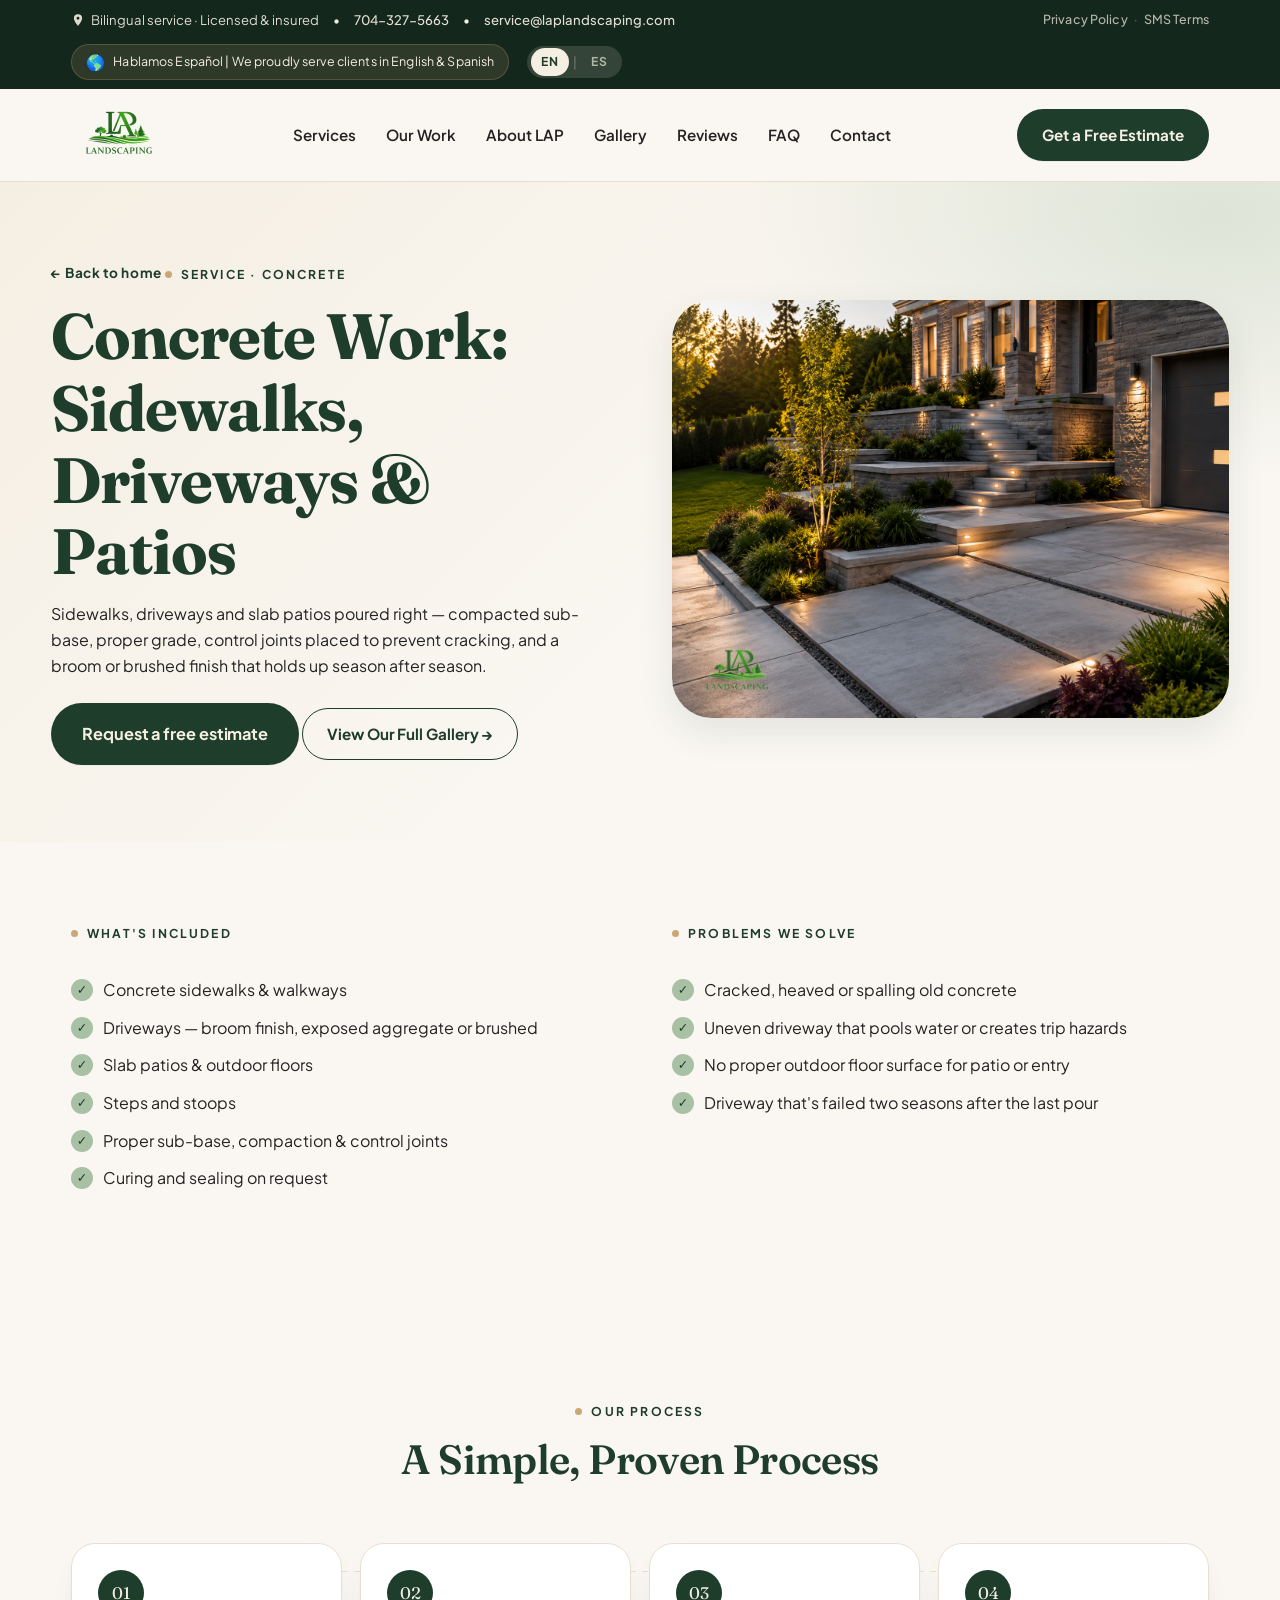
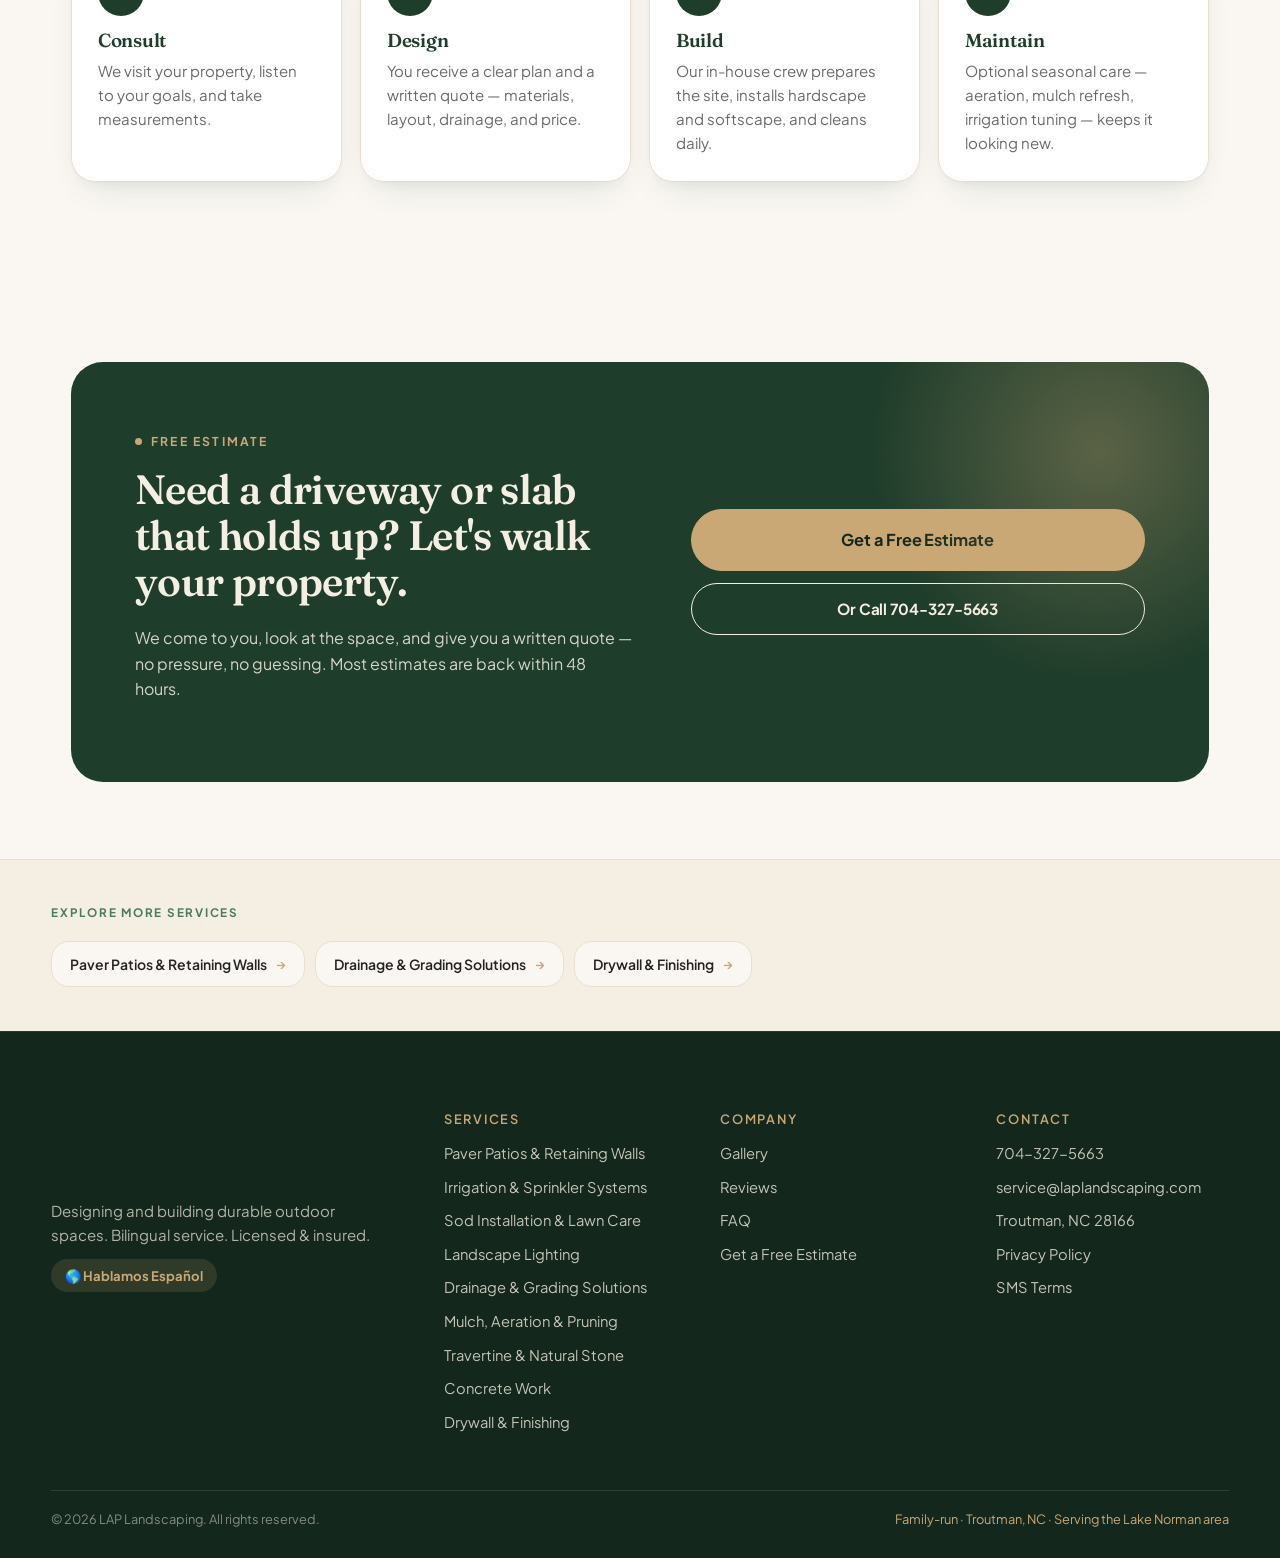
<file: services/concrete-work.html>
<!doctype html>
<html lang="en" data-lang="en">
<head>
<meta charset="utf-8" />
<meta name="viewport" content="width=device-width, initial-scale=1" />
<title>Concrete Work: Sidewalks, Driveways &amp; Patios | Troutman &amp; Lake Norman NC | LAP</title>
<meta name="description" content="Concrete sidewalks, driveways and slab patios in Troutman, Mooresville and the Lake Norman area. Proper sub-base, control joints, broom or brushed finish." />
<meta name="theme-color" content="#1F3D2B" />
<link rel="canonical" href="https://laplandscaping.com/services/concrete-work.html" />
<meta property="og:type" content="website" />
<meta property="og:title" content="Concrete Work: Sidewalks, Driveways &amp; Patios | Troutman &amp; Lake Norman NC | LAP" />
<meta property="og:description" content="Concrete sidewalks, driveways and slab patios in the Lake Norman area." />
<meta property="og:url" content="https://laplandscaping.com/services/concrete-work.html" />
<meta name="twitter:card" content="summary_large_image" />
<script type="application/ld+json">
{"@context":"https://schema.org","@type":"Service","serviceType":"Concrete Work","provider":{"@type":"LandscapingBusiness","name":"LAP Landscaping","telephone":"+1-704-327-5663","url":"https://laplandscaping.com/","address":{"@type":"PostalAddress","addressLocality":"Troutman","addressRegion":"NC","postalCode":"28166","addressCountry":"US"}},"areaServed":[{"@type":"City","name":"Troutman"},{"@type":"City","name":"Mooresville"},{"@type":"City","name":"Statesville"},{"@type":"City","name":"Davidson"},{"@type":"City","name":"Cornelius"},{"@type":"City","name":"Huntersville"},{"@type":"Place","name":"Lake Norman"}],"description":"Sidewalks, driveways and slab patios — proper grade, control joints, broom or brushed finish."}
</script>
<script type="application/ld+json">
{"@context":"https://schema.org","@type":"BreadcrumbList","itemListElement":[{"@type":"ListItem","position":1,"name":"Home","item":"https://laplandscaping.com/"},{"@type":"ListItem","position":2,"name":"Services","item":"https://laplandscaping.com/#services"},{"@type":"ListItem","position":3,"name":"Concrete Work","item":"https://laplandscaping.com/services/concrete-work.html"}]}
</script>
<link rel="preconnect" href="https://fonts.googleapis.com" />
<link rel="preconnect" href="https://fonts.gstatic.com" crossorigin />
<link href="https://fonts.googleapis.com/css2?family=Fraunces:opsz,wght@9..144,400;9..144,500;9..144,600;9..144,700&family=Plus+Jakarta+Sans:wght@400;500;600;700;800&display=swap" rel="stylesheet" />
<link rel="stylesheet" href="../styles.css" />
</head>
<body>

<div class="util">
  <div class="util-inner">
    <span class="util-loc">
      <svg viewBox="0 0 24 24" width="14" height="14" aria-hidden="true"><path fill="currentColor" d="M12 2a7 7 0 0 0-7 7c0 5 7 13 7 13s7-8 7-13a7 7 0 0 0-7-7Zm0 9.5A2.5 2.5 0 1 1 12 6.5a2.5 2.5 0 0 1 0 5Z"/></svg>
      <span>Bilingual service · Licensed &amp; insured</span>
    </span>
    <span class="util-sep" aria-hidden="true">•</span>
    <a class="util-link" href="tel:+17043275663">704-327-5663</a>
    <span class="util-sep" aria-hidden="true">•</span>
    <a class="util-link util-mail" href="mailto:service@laplandscaping.com">service@laplandscaping.com</a>
    <span class="util-spacer"></span>
    <span class="util-legal-group"><a class="util-link util-legal" href="../privacy-policy.html">Privacy Policy</a><span class="util-legal-sep" aria-hidden="true">&middot;</span><a class="util-link util-legal" href="../sms-terms.html">SMS Terms</a></span><span class="util-bilingual"><span class="bilingual-flag">🌎</span><span data-i18n="util.bilingual">Hablamos Español · We serve clients in English &amp; Spanish</span></span>
    <div class="lang-toggle" role="group" aria-label="Language">
      <button type="button" class="lang-btn is-active" data-lang-btn="en" aria-pressed="true">EN</button>
      <span aria-hidden="true">|</span>
      <button type="button" class="lang-btn" data-lang-btn="es" aria-pressed="false">ES</button>
    </div>
  </div>
</div>

<header class="hdr" id="top">
  <div class="hdr-inner">
    <a href="../index.html" class="brand" aria-label="LAP Landscaping home"><img src="../reference/lap-logo.png" alt="LAP Landscaping" class="brand-logo" /></a>
    <nav class="nav">
      <a href="../index.html#services" data-i18n="nav.services">Services</a>
      <a href="../index.html#projects" data-i18n="nav.work">Our Work</a>
      <a href="../index.html#about" data-i18n="nav.about">About LAP</a>
      <a href="../gallery.html" data-i18n="nav.gallery">Gallery</a>
      <a href="../index.html#reviews" data-i18n="nav.reviews">Reviews</a>
      <a href="../index.html#faq" data-i18n="nav.faq">FAQ</a>
      <a href="../index.html#contact" data-i18n="nav.contact">Contact</a>
    </nav>
    <a class="btn btn-primary nav-cta" href="https://www.yardbook.com/new_quote/9253aae7eebb09e976391f2283048f217c78b0cf" target="_blank" rel="noopener" data-i18n="cta.estimate">Get a Free Estimate</a>
    <button class="nav-toggle" aria-label="Toggle nav" aria-expanded="false" aria-controls="mnav"><span></span><span></span><span></span></button>
  </div>
  <div class="mnav" id="mnav" hidden>
    <a href="../index.html#services" data-i18n="nav.services">Services</a>
    <a href="../index.html#projects" data-i18n="nav.work">Our Work</a>
    <a href="../index.html#about" data-i18n="nav.about">About LAP</a>
    <a href="../gallery.html" data-i18n="nav.gallery">Gallery</a>
    <a href="../index.html#reviews" data-i18n="nav.reviews">Reviews</a>
    <a href="../index.html#faq" data-i18n="nav.faq">FAQ</a>
    <a href="../index.html#contact" data-i18n="nav.contact">Contact</a>
    <a class="btn btn-primary" href="https://www.yardbook.com/new_quote/9253aae7eebb09e976391f2283048f217c78b0cf" target="_blank" rel="noopener" data-i18n="cta.estimate">Get a Free Estimate</a>
  </div>
</header>

<section class="svc-page-hero">
  <div class="svc-page-hero-inner">
    <div class="reveal">
      <a href="../index.html" class="svc-back-link" data-i18n="svc.back">← Back to home</a>
      <span class="eyebrow"><span class="dot"></span> <span data-en="Service · Concrete" data-es="Servicio · Concreto">Service · Concrete</span></span>
      <h1 data-en="Concrete Work: Sidewalks, Driveways &amp; Patios" data-es="Trabajo en Concreto: Aceras, Entradas y Patios">Concrete Work: Sidewalks, Driveways &amp; Patios</h1>
      <p class="lede" data-en="Sidewalks, driveways and slab patios poured right — compacted sub-base, proper grade, control joints placed to prevent cracking, and a broom or brushed finish that holds up season after season." data-es="Aceras, entradas y patios de losa vaciados correctamente — base compactada, pendiente adecuada, juntas de control para prevenir grietas y un acabado escobillado o cepillado que resiste temporada tras temporada.">Sidewalks, driveways and slab patios poured right — compacted sub-base, proper grade, control joints placed to prevent cracking, and a broom or brushed finish that holds up season after season.</p>
      <a class="btn btn-primary btn-lg" href="https://www.yardbook.com/new_quote/9253aae7eebb09e976391f2283048f217c78b0cf" target="_blank" rel="noopener" data-i18n="svc.cta">Request a free estimate</a>
      <a class="btn btn-ghost" href="../gallery.html" data-i18n="gallery.viewAll">View Our Full Gallery →</a>
    </div>
    <div class="reveal">
      <div class="svc-hero-wrap">
        <img class="svc-hero-photo" src="../reference/photos/lap-concrete-hero.png" alt="Modern concrete driveway and steps with landscape lighting at dusk" loading="eager" data-fallback-tile="concrete" />
        <img class="svc-hero-logo" src="../reference/lap-logo.png" alt="LAP Landscaping" />
      </div>
    </div>
  </div>
</section>

<section class="svc-section">
  <div class="svc-cols">
    <div class="reveal">
      <span class="eyebrow"><span class="dot"></span> <span data-i18n="svc.h.includes">What's included</span></span>
      <ul class="check">
        <li data-en="Concrete sidewalks &amp; walkways" data-es="Aceras y caminos de concreto">Concrete sidewalks &amp; walkways</li>
        <li data-en="Driveways — broom finish, exposed aggregate or brushed" data-es="Entradas — acabado escobillado, agregado expuesto o cepillado">Driveways — broom finish, exposed aggregate or brushed</li>
        <li data-en="Slab patios &amp; outdoor floors" data-es="Patios de losa y pisos exteriores">Slab patios &amp; outdoor floors</li>
        <li data-en="Steps and stoops" data-es="Escalones y zaguanes">Steps and stoops</li>
        <li data-en="Proper sub-base, compaction &amp; control joints" data-es="Base adecuada, compactación y juntas de control">Proper sub-base, compaction &amp; control joints</li>
        <li data-en="Curing and sealing on request" data-es="Curado y sellado bajo pedido">Curing and sealing on request</li>
      </ul>
    </div>
    <div class="reveal">
      <span class="eyebrow"><span class="dot"></span> <span data-i18n="svc.h.problems">Problems we solve</span></span>
      <ul class="check">
        <li data-en="Cracked, heaved or spalling old concrete" data-es="Concreto viejo agrietado, levantado o descascarado">Cracked, heaved or spalling old concrete</li>
        <li data-en="Uneven driveway that pools water or creates trip hazards" data-es="Entrada desnivelada que acumula agua o crea peligros de tropiezo">Uneven driveway that pools water or creates trip hazards</li>
        <li data-en="No proper outdoor floor surface for patio or entry" data-es="Sin superficie adecuada para el piso exterior del patio o entrada">No proper outdoor floor surface for patio or entry</li>
        <li data-en="Driveway that's failed two seasons after the last pour" data-es="Entrada que falló dos temporadas después del último vaciado">Driveway that's failed two seasons after the last pour</li>
      </ul>
    </div>
  </div>
</section>

<section class="section process-section">
  <div class="section-head reveal">
    <span class="eyebrow"><span class="dot"></span> <span data-i18n="svc.h.process">Our process</span></span>
    <h2 data-i18n="process.title">A simple, four-step path from idea to finished yard.</h2>
  </div>
  <ol class="process">
    <li class="reveal"><span class="step-n">01</span><h3 data-i18n="process.s1.h">Consult</h3><p data-i18n="process.s1.p">We visit your property, listen to how you want to use the space and take measurements.</p></li>
    <li class="reveal"><span class="step-n">02</span><h3 data-i18n="process.s2.h">Design</h3><p data-i18n="process.s2.p">You get a clear plan and a written quote — materials, layout, drainage, timing, and price.</p></li>
    <li class="reveal"><span class="step-n">03</span><h3 data-i18n="process.s3.h">Build</h3><p data-i18n="process.s3.p">Our in-house crew prepares the site, installs hardscape and softscape, and cleans up daily.</p></li>
    <li class="reveal"><span class="step-n">04</span><h3 data-i18n="process.s4.h">Maintain</h3><p data-i18n="process.s4.p">Optional seasonal care — aeration, mulch refresh, irrigation tuning — keeps it looking new.</p></li>
  </ol>
</section>

<section class="section cta-section">
  <div class="cta-card reveal">
    <div class="cta-copy">
      <span class="eyebrow light"><span class="dot light"></span> <span data-i18n="cta.eyebrow">Free estimate</span></span>
      <h2 data-en="Need a driveway or slab that holds up? Let's walk your property." data-es="¿Necesita una entrada o losa que resista? Visitamos su propiedad.">Need a driveway or slab that holds up? Let's walk your property.</h2>
      <p data-i18n="cta.p">No pressure, no upsell. We'll walk the property, ask about how you want to use it, and follow up with a written quote that lays out scope, materials and price.</p>
    </div>
    <div class="cta-form">
      <a class="btn btn-tan btn-lg btn-block" href="https://www.yardbook.com/new_quote/9253aae7eebb09e976391f2283048f217c78b0cf" target="_blank" rel="noopener" data-i18n="cta.btn1">Open the estimate form →</a>
      <a class="btn btn-ghost btn-block" href="tel:+17043275663" data-i18n="cta.btn2">Or call 704-327-5663</a>
    </div>
  </div>
</section>


<section class="more-svcs">
  <div class="more-svcs-inner">
    <p class="more-svcs-label" data-i18n="svc.more">Explore more services</p>
    <div class="more-svcs-grid">
      <a href="paver-patios-retaining-walls.html" class="ms-card">
        <span data-i18n="svc.patio.h">Paver Patios &amp; Retaining Walls</span>
        <span class="ms-arrow" aria-hidden="true">→</span>
      </a>
      <a href="drainage-grading-solutions.html" class="ms-card">
        <span data-i18n="svc.drain.h">Drainage &amp; Grading Solutions</span>
        <span class="ms-arrow" aria-hidden="true">→</span>
      </a>
      <a href="drywall-finishing.html" class="ms-card">
        <span data-i18n="svc.dry.h">Drywall &amp; Finishing</span>
        <span class="ms-arrow" aria-hidden="true">→</span>
      </a>
    </div>
  </div>
</section>

<footer class="ftr">
  <div class="ftr-inner">
    <div class="ftr-brand">
      <a href="../index.html" class="brand"><img src="../reference/lap-logo.png" alt="LAP Landscaping" class="brand-logo brand-logo-light" /></a>
      <p data-i18n="ftr.about">Designing and building durable outdoor spaces. Bilingual service. Licensed &amp; insured.</p>
      <span class="ftr-bilingual" data-i18n="ftr.bilingual">🌎 Hablamos Español</span>
    </div>
    <div class="ftr-col">
      <h4 data-i18n="ftr.h.services">Services</h4>
      <a href="paver-patios-retaining-walls.html" data-i18n="svc.patio.h">Paver Patios &amp; Retaining Walls</a>
      <a href="irrigation-sprinkler-systems.html" data-i18n="svc.irr.h">Irrigation &amp; Sprinkler Systems</a>
      <a href="sod-installation-lawn-care.html" data-i18n="svc.sod.h">Sod Installation &amp; Lawn Care</a>
      <a href="landscape-lighting.html" data-i18n="svc.light.h">Landscape Lighting</a>
      <a href="drainage-grading-solutions.html" data-i18n="svc.drain.h">Drainage &amp; Grading Solutions</a>
      <a href="mulch-aeration-pruning.html" data-i18n="svc.lawn.h">Mulch, Aeration &amp; Pruning</a>
      <a href="travertine-natural-stone.html" data-i18n="svc.stone.h">Travertine &amp; Natural Stone</a>
      <a href="concrete-work.html" data-i18n="svc.concrete.h">Concrete Work</a>
      <a href="drywall-finishing.html" data-i18n="svc.dry.h">Drywall &amp; Finishing</a>
    </div>
    <div class="ftr-col">
      <h4 data-i18n="ftr.h.company">Company</h4>
      <a href="../gallery.html" data-i18n="nav.gallery">Gallery</a>
      <a href="../index.html#reviews" data-i18n="nav.reviews">Reviews</a>
      <a href="../index.html#faq" data-i18n="nav.faq">FAQ</a>
      <a href="https://www.yardbook.com/new_quote/9253aae7eebb09e976391f2283048f217c78b0cf" target="_blank" rel="noopener" data-i18n="cta.estimate">Get a Free Estimate</a>
    </div>
    <div class="ftr-col">
      <h4 data-i18n="ftr.h.contact">Contact</h4>
      <a href="tel:+17043275663">704-327-5663</a>
      <a href="mailto:service@laplandscaping.com">service@laplandscaping.com</a>
      <span data-i18n="ftr.addr">Troutman, NC 28166</span>
      <a href="../privacy-policy.html" data-i18n="ftr.privacy">Privacy Policy</a>
      <a href="../sms-terms.html" data-i18n="ftr.sms">SMS Terms</a>
    </div>
  </div>
  <div class="ftr-base">
    <span>© <span id="yr"></span> LAP Landscaping. <span data-i18n="ftr.rights">All rights reserved.</span></span>
    <span class="ftr-flag" data-i18n="ftr.flag">Family-run · Troutman, NC · Serving the Lake Norman area</span>
  </div>
</footer>

<div class="sticky-cta">
  <a href="tel:+17043275663" class="sc-btn sc-call" data-i18n="sticky.call">Call</a>
  <a href="https://www.yardbook.com/new_quote/9253aae7eebb09e976391f2283048f217c78b0cf" target="_blank" rel="noopener" class="sc-btn sc-est" data-i18n="cta.estimate">Get a Free Estimate</a>
</div>

<script src="../script.js"></script>
</body>
</html>
</file>
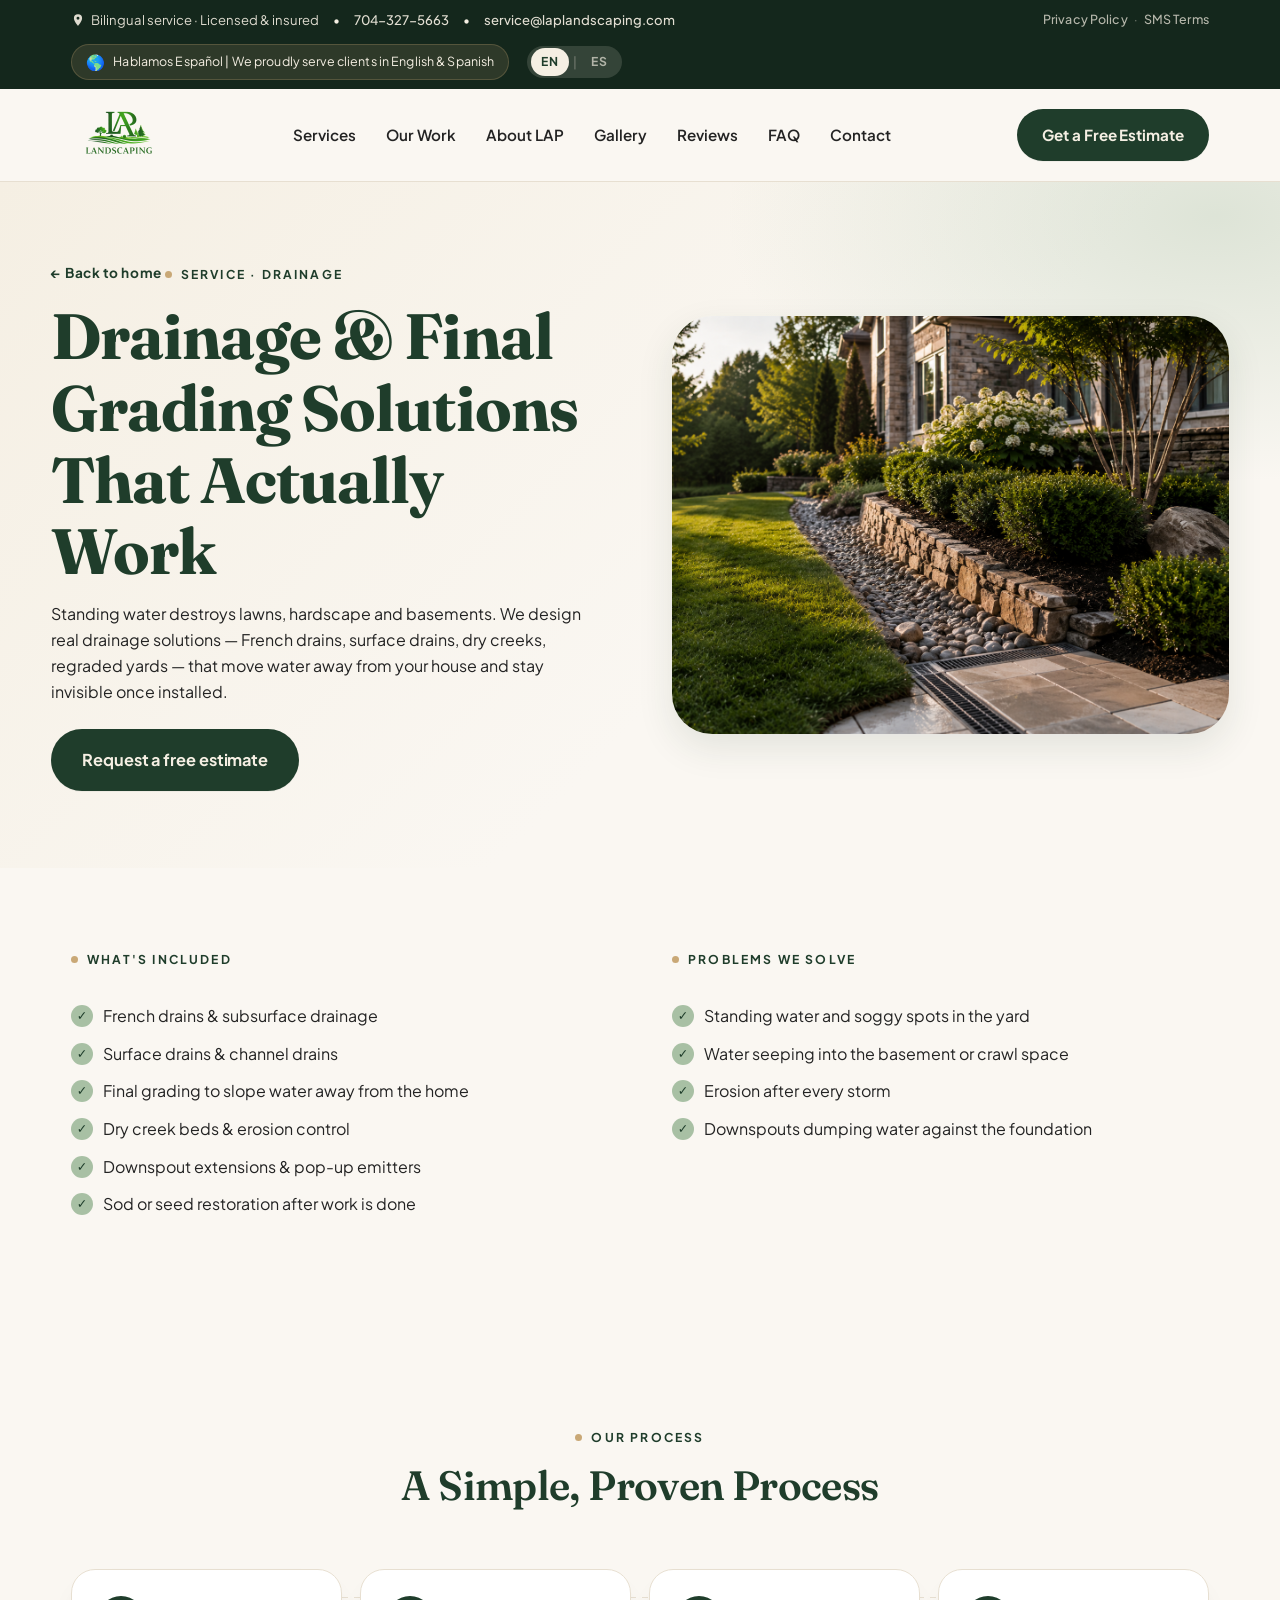
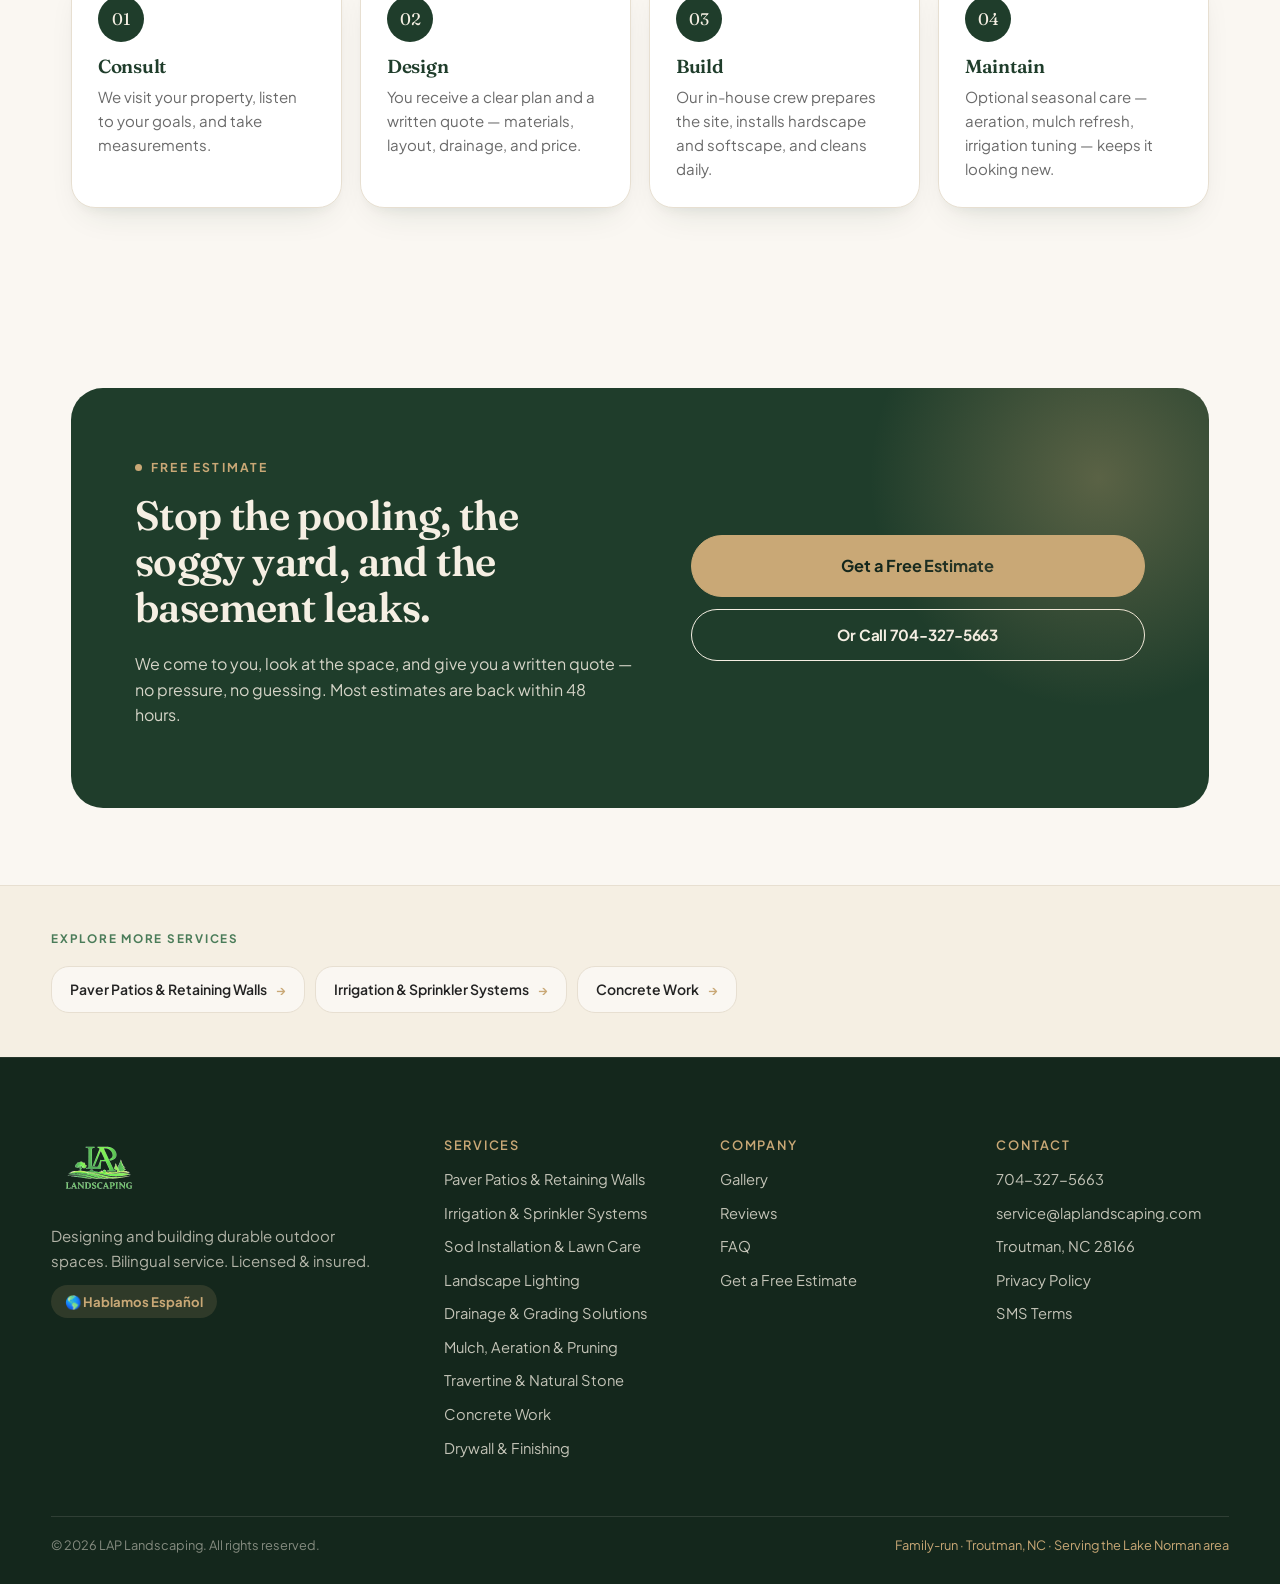
<file: services/drainage-grading-solutions.html>
<!doctype html>
<html lang="en" data-lang="en">
<head>
<meta charset="utf-8" />
<meta name="viewport" content="width=device-width, initial-scale=1" />
<title>Drainage &amp; Grading | Lake Norman NC Landscaper | LAP Landscaping</title>
<meta name="description" content="French drains, surface drainage, final grading and erosion control in Troutman and the Lake Norman area. Stop pooling and basement seepage. Free estimate." />
<link rel="canonical" href="https://laplandscaping.com/services/drainage-grading-solutions.html" />
<meta property="og:type" content="website" />
<meta property="og:title" content="Drainage &amp; Grading | Lake Norman NC Landscaper | LAP Landscaping" />
<meta property="og:description" content="French drains, surface drainage, final grading and erosion control in the Lake Norman area." />
<meta property="og:url" content="https://laplandscaping.com/services/drainage-grading-solutions.html" />
<meta property="og:image" content="https://laplandscaping.com/reference/photos/lap-drainage-hero.png" />
<meta name="twitter:card" content="summary_large_image" />
<script type="application/ld+json">
{"@context":"https://schema.org","@type":"Service","serviceType":"Drainage & Grading Solutions","provider":{"@type":"LandscapingBusiness","name":"LAP Landscaping","telephone":"+1-704-327-5663","url":"https://laplandscaping.com/","address":{"@type":"PostalAddress","addressLocality":"Troutman","addressRegion":"NC","postalCode":"28166","addressCountry":"US"}},"areaServed":[{"@type":"City","name":"Troutman"},{"@type":"City","name":"Mooresville"},{"@type":"City","name":"Statesville"},{"@type":"City","name":"Davidson"},{"@type":"City","name":"Cornelius"},{"@type":"City","name":"Huntersville"},{"@type":"Place","name":"Lake Norman"}],"description":"French drains, surface drainage, final grading and erosion control."}
</script>
<script type="application/ld+json">
{"@context":"https://schema.org","@type":"BreadcrumbList","itemListElement":[{"@type":"ListItem","position":1,"name":"Home","item":"https://laplandscaping.com/"},{"@type":"ListItem","position":2,"name":"Services","item":"https://laplandscaping.com/#services"},{"@type":"ListItem","position":3,"name":"Drainage & Grading Solutions","item":"https://laplandscaping.com/services/drainage-grading-solutions.html"}]}
</script>
<link rel="preconnect" href="https://fonts.googleapis.com" /><link rel="preconnect" href="https://fonts.gstatic.com" crossorigin /><link rel="preconnect" href="https://images.unsplash.com" />
<link href="https://fonts.googleapis.com/css2?family=Fraunces:opsz,wght@9..144,400;9..144,500;9..144,600;9..144,700&family=Plus+Jakarta+Sans:wght@400;500;600;700;800&display=swap" rel="stylesheet" />
<link rel="stylesheet" href="../styles.css" />
</head>
<body>
<div class="util"><div class="util-inner">
  <span class="util-loc"><svg viewBox="0 0 24 24" width="14" height="14" aria-hidden="true"><path fill="currentColor" d="M12 2a7 7 0 0 0-7 7c0 5 7 13 7 13s7-8 7-13a7 7 0 0 0-7-7Zm0 9.5A2.5 2.5 0 1 1 12 6.5a2.5 2.5 0 0 1 0 5Z"/></svg><span>Bilingual service · Licensed &amp; insured</span></span>
  <span class="util-sep">•</span><a class="util-link" href="tel:+17043275663">704-327-5663</a>
  <span class="util-sep">•</span><a class="util-link util-mail" href="mailto:service@laplandscaping.com">service@laplandscaping.com</a>
  <span class="util-spacer"></span>
  <span class="util-legal-group"><a class="util-link util-legal" href="../privacy-policy.html">Privacy Policy</a><span class="util-legal-sep" aria-hidden="true">&middot;</span><a class="util-link util-legal" href="../sms-terms.html">SMS Terms</a></span><span class="util-bilingual"><span class="bilingual-flag">🌎</span><span data-i18n="util.bilingual">Hablamos Español · We serve clients in English &amp; Spanish</span></span>
  <div class="lang-toggle" role="group" aria-label="Language">
    <button type="button" class="lang-btn is-active" data-lang-btn="en" aria-pressed="true">EN</button>
    <span aria-hidden="true">|</span>
    <button type="button" class="lang-btn" data-lang-btn="es" aria-pressed="false">ES</button>
  </div>
</div></div>
<header class="hdr" id="top"><div class="hdr-inner">
  <a href="../index.html" class="brand" aria-label="LAP Landscaping home"><img src="../reference/lap-logo.png" alt="LAP Landscaping" class="brand-logo" /></a>
  <nav class="nav">
    <a href="../index.html#services" data-i18n="nav.services">Services</a>
    <a href="../index.html#projects" data-i18n="nav.work">Our Work</a>
    <a href="../index.html#about" data-i18n="nav.about">About LAP</a>
    <a href="../gallery.html" data-i18n="nav.gallery">Gallery</a>
    <a href="../index.html#reviews" data-i18n="nav.reviews">Reviews</a>
    <a href="../index.html#faq" data-i18n="nav.faq">FAQ</a>
    <a href="../index.html#contact" data-i18n="nav.contact">Contact</a>
  </nav>
  <a class="btn btn-primary nav-cta" href="https://www.yardbook.com/new_quote/9253aae7eebb09e976391f2283048f217c78b0cf" target="_blank" rel="noopener" data-i18n="cta.estimate">Get a Free Estimate</a>
  <button class="nav-toggle" aria-label="Toggle nav" aria-expanded="false" aria-controls="mnav"><span></span><span></span><span></span></button>
</div>
<div class="mnav" id="mnav" hidden>
  <a href="../index.html#services" data-i18n="nav.services">Services</a>
  <a href="../index.html#projects" data-i18n="nav.work">Our Work</a>
  <a href="../index.html#about" data-i18n="nav.about">About LAP</a>
  <a href="../index.html#reviews" data-i18n="nav.reviews">Reviews</a>
  <a href="../index.html#faq" data-i18n="nav.faq">FAQ</a>
  <a href="../index.html#contact" data-i18n="nav.contact">Contact</a>
  <a class="btn btn-primary" href="https://www.yardbook.com/new_quote/9253aae7eebb09e976391f2283048f217c78b0cf" target="_blank" rel="noopener" data-i18n="cta.estimate">Get a Free Estimate</a>
</div></header>

<section class="svc-page-hero"><div class="svc-page-hero-inner">
  <div class="reveal">
    <a href="../index.html" class="svc-back-link" data-i18n="svc.back">← Back to home</a>
    <span class="eyebrow"><span class="dot"></span> <span data-en="Service · Drainage" data-es="Servicio · Drenaje">Service · Drainage</span></span>
    <h1 data-en="Drainage &amp; Final Grading Solutions That Actually Work" data-es="Soluciones de Drenaje y Nivelación Final que Funcionan de Verdad">Drainage &amp; Final Grading Solutions That Actually Work</h1>
    <p class="lede" data-en="Standing water destroys lawns, hardscape and basements. We design real drainage solutions — French drains, surface drains, dry creeks, regraded yards — that move water away from your house and stay invisible once installed." data-es="El agua estancada arruina césped, hardscape y sótanos. Diseñamos soluciones reales de drenaje — drenajes franceses, drenajes superficiales, arroyos secos, patios renivelados — que alejan el agua de la casa y quedan invisibles una vez instalados.">Standing water destroys lawns, hardscape and basements. We design real drainage solutions — French drains, surface drains, dry creeks, regraded yards — that move water away from your house and stay invisible once installed.</p>
    <a class="btn btn-primary btn-lg" href="https://www.yardbook.com/new_quote/9253aae7eebb09e976391f2283048f217c78b0cf" target="_blank" rel="noopener" data-i18n="svc.cta">Request a free estimate</a>
  </div>
  <div class="reveal">
    <img class="svc-hero-photo" src="../reference/photos/lap-drainage-hero.png" alt="Stone dry-creek drainage with river rocks and iron drain grate alongside a flagstone walkway and planted beds" loading="eager" data-fallback-tile="drainage" />
  </div>
</div></section>

<section class="svc-section"><div class="svc-cols">
  <div class="reveal">
    <span class="eyebrow"><span class="dot"></span> <span data-i18n="svc.h.includes">What's included</span></span>
    <ul class="check">
      <li data-en="French drains &amp; subsurface drainage" data-es="Drenajes franceses y drenaje subterráneo">French drains &amp; subsurface drainage</li>
      <li data-en="Surface drains &amp; channel drains" data-es="Drenajes superficiales y de canal">Surface drains &amp; channel drains</li>
      <li data-en="Final grading to slope water away from the home" data-es="Nivelación final para alejar el agua de la casa">Final grading to slope water away from the home</li>
      <li data-en="Dry creek beds &amp; erosion control" data-es="Arroyos secos y control de erosión">Dry creek beds &amp; erosion control</li>
      <li data-en="Downspout extensions &amp; pop-up emitters" data-es="Extensiones de bajantes y emisores pop-up">Downspout extensions &amp; pop-up emitters</li>
      <li data-en="Sod or seed restoration after work is done" data-es="Restauración con césped o semilla al terminar">Sod or seed restoration after work is done</li>
    </ul>
  </div>
  <div class="reveal">
    <span class="eyebrow"><span class="dot"></span> <span data-i18n="svc.h.problems">Problems we solve</span></span>
    <ul class="check">
      <li data-en="Standing water and soggy spots in the yard" data-es="Charcos y zonas empapadas en el patio">Standing water and soggy spots in the yard</li>
      <li data-en="Water seeping into the basement or crawl space" data-es="Agua filtrándose en el sótano o crawl space">Water seeping into the basement or crawl space</li>
      <li data-en="Erosion after every storm" data-es="Erosión después de cada tormenta">Erosion after every storm</li>
      <li data-en="Downspouts dumping water against the foundation" data-es="Bajantes echando agua contra los cimientos">Downspouts dumping water against the foundation</li>
    </ul>
  </div>
</div></section>

<section class="section process-section">
  <div class="section-head reveal"><span class="eyebrow"><span class="dot"></span> <span data-i18n="svc.h.process">Our process</span></span><h2 data-i18n="process.title">A simple, four-step path from idea to finished yard.</h2></div>
  <ol class="process">
    <li class="reveal"><span class="step-n">01</span><h3 data-i18n="process.s1.h">Consult</h3><p data-i18n="process.s1.p">We visit your property, listen to how you want to use the space and take measurements.</p></li>
    <li class="reveal"><span class="step-n">02</span><h3 data-i18n="process.s2.h">Design</h3><p data-i18n="process.s2.p">You get a clear plan and a written quote — materials, layout, drainage, timing, and price.</p></li>
    <li class="reveal"><span class="step-n">03</span><h3 data-i18n="process.s3.h">Build</h3><p data-i18n="process.s3.p">Our in-house crew prepares the site, installs hardscape and softscape, and cleans up daily.</p></li>
    <li class="reveal"><span class="step-n">04</span><h3 data-i18n="process.s4.h">Maintain</h3><p data-i18n="process.s4.p">Optional seasonal care — aeration, mulch refresh, irrigation tuning — keeps it looking new.</p></li>
  </ol>
</section>

<section class="section cta-section"><div class="cta-card reveal">
  <div class="cta-copy">
    <span class="eyebrow light"><span class="dot light"></span> <span data-i18n="cta.eyebrow">Free estimate</span></span>
    <h2 data-en="Stop the pooling, the soggy yard, and the basement leaks." data-es="Detenga los charcos, el patio empapado y las filtraciones en el sótano.">Stop the pooling, the soggy yard, and the basement leaks.</h2>
    <p data-i18n="cta.p">No pressure, no upsell. We'll walk the property, ask about how you want to use it, and follow up with a written quote that lays out scope, materials and price.</p>
  </div>
  <div class="cta-form">
    <a class="btn btn-tan btn-lg btn-block" href="https://www.yardbook.com/new_quote/9253aae7eebb09e976391f2283048f217c78b0cf" target="_blank" rel="noopener" data-i18n="cta.btn1">Open the estimate form →</a>
    <a class="btn btn-ghost btn-block" href="tel:+17043275663" data-i18n="cta.btn2">Or call 704-327-5663</a>
  </div>
</div></section>


<section class="more-svcs">
  <div class="more-svcs-inner">
    <p class="more-svcs-label" data-i18n="svc.more">Explore more services</p>
    <div class="more-svcs-grid">
      <a href="paver-patios-retaining-walls.html" class="ms-card">
        <span data-i18n="svc.patio.h">Paver Patios &amp; Retaining Walls</span>
        <span class="ms-arrow" aria-hidden="true">→</span>
      </a>
      <a href="irrigation-sprinkler-systems.html" class="ms-card">
        <span data-i18n="svc.irr.h">Irrigation &amp; Sprinkler Systems</span>
        <span class="ms-arrow" aria-hidden="true">→</span>
      </a>
      <a href="concrete-work.html" class="ms-card">
        <span data-i18n="svc.concrete.h">Concrete Work</span>
        <span class="ms-arrow" aria-hidden="true">→</span>
      </a>
    </div>
  </div>
</section>

<footer class="ftr"><div class="ftr-inner">
  <div class="ftr-brand">
    <a href="../index.html" class="brand"><img src="../reference/lap-logo.png" alt="LAP Landscaping" class="brand-logo brand-logo-light" /></a>
    <p data-i18n="ftr.about">Designing and building durable outdoor spaces. Bilingual service. Licensed &amp; insured.</p>
    <span class="ftr-bilingual" data-i18n="ftr.bilingual">🌎 Hablamos Español</span>
  </div>
  <div class="ftr-col"><h4 data-i18n="ftr.h.services">Services</h4>
    <a href="paver-patios-retaining-walls.html" data-i18n="svc.patio.h">Paver Patios &amp; Retaining Walls</a>
    <a href="irrigation-sprinkler-systems.html" data-i18n="svc.irr.h">Irrigation &amp; Sprinkler Systems</a>
    <a href="sod-installation-lawn-care.html" data-i18n="svc.sod.h">Sod Installation &amp; Lawn Care</a>
    <a href="landscape-lighting.html" data-i18n="svc.light.h">Landscape Lighting</a>
    <a href="drainage-grading-solutions.html" data-i18n="svc.drain.h">Drainage &amp; Grading Solutions</a>
    <a href="mulch-aeration-pruning.html" data-i18n="svc.lawn.h">Mulch, Aeration &amp; Pruning</a>
    <a href="travertine-natural-stone.html" data-i18n="svc.stone.h">Travertine &amp; Natural Stone</a>
    <a href="concrete-work.html" data-i18n="svc.concrete.h">Concrete Work</a>
    <a href="drywall-finishing.html" data-i18n="svc.dry.h">Drywall &amp; Finishing</a>
  </div>
  <div class="ftr-col"><h4 data-i18n="ftr.h.company">Company</h4>
    <a href="../gallery.html" data-i18n="nav.gallery">Gallery</a>
    <a href="../index.html#reviews" data-i18n="nav.reviews">Reviews</a>
    <a href="../index.html#faq" data-i18n="nav.faq">FAQ</a>
    <a href="https://www.yardbook.com/new_quote/9253aae7eebb09e976391f2283048f217c78b0cf" target="_blank" rel="noopener" data-i18n="cta.estimate">Get a Free Estimate</a>
  </div>
  <div class="ftr-col"><h4 data-i18n="ftr.h.contact">Contact</h4>
    <a href="tel:+17043275663">704-327-5663</a>
    <a href="mailto:service@laplandscaping.com">service@laplandscaping.com</a>
    <span data-i18n="ftr.addr">Troutman, NC 28166</span>
    <a href="../privacy-policy.html" data-i18n="ftr.privacy">Privacy Policy</a>
      <a href="../sms-terms.html" data-i18n="ftr.sms">SMS Terms</a>
  </div>
</div>
<div class="ftr-base"><span>© <span id="yr"></span> LAP Landscaping. <span data-i18n="ftr.rights">All rights reserved.</span></span><span class="ftr-flag" data-i18n="ftr.flag">Family-run · Troutman, NC · Serving the Lake Norman area</span></div>
</footer>

<div class="sticky-cta"><a href="tel:+17043275663" class="sc-btn sc-call" data-i18n="sticky.call">Call</a><a href="https://www.yardbook.com/new_quote/9253aae7eebb09e976391f2283048f217c78b0cf" target="_blank" rel="noopener" class="sc-btn sc-est" data-i18n="cta.estimate">Get a Free Estimate</a></div>
<script src="../script.js"></script>
</body></html>
</file>
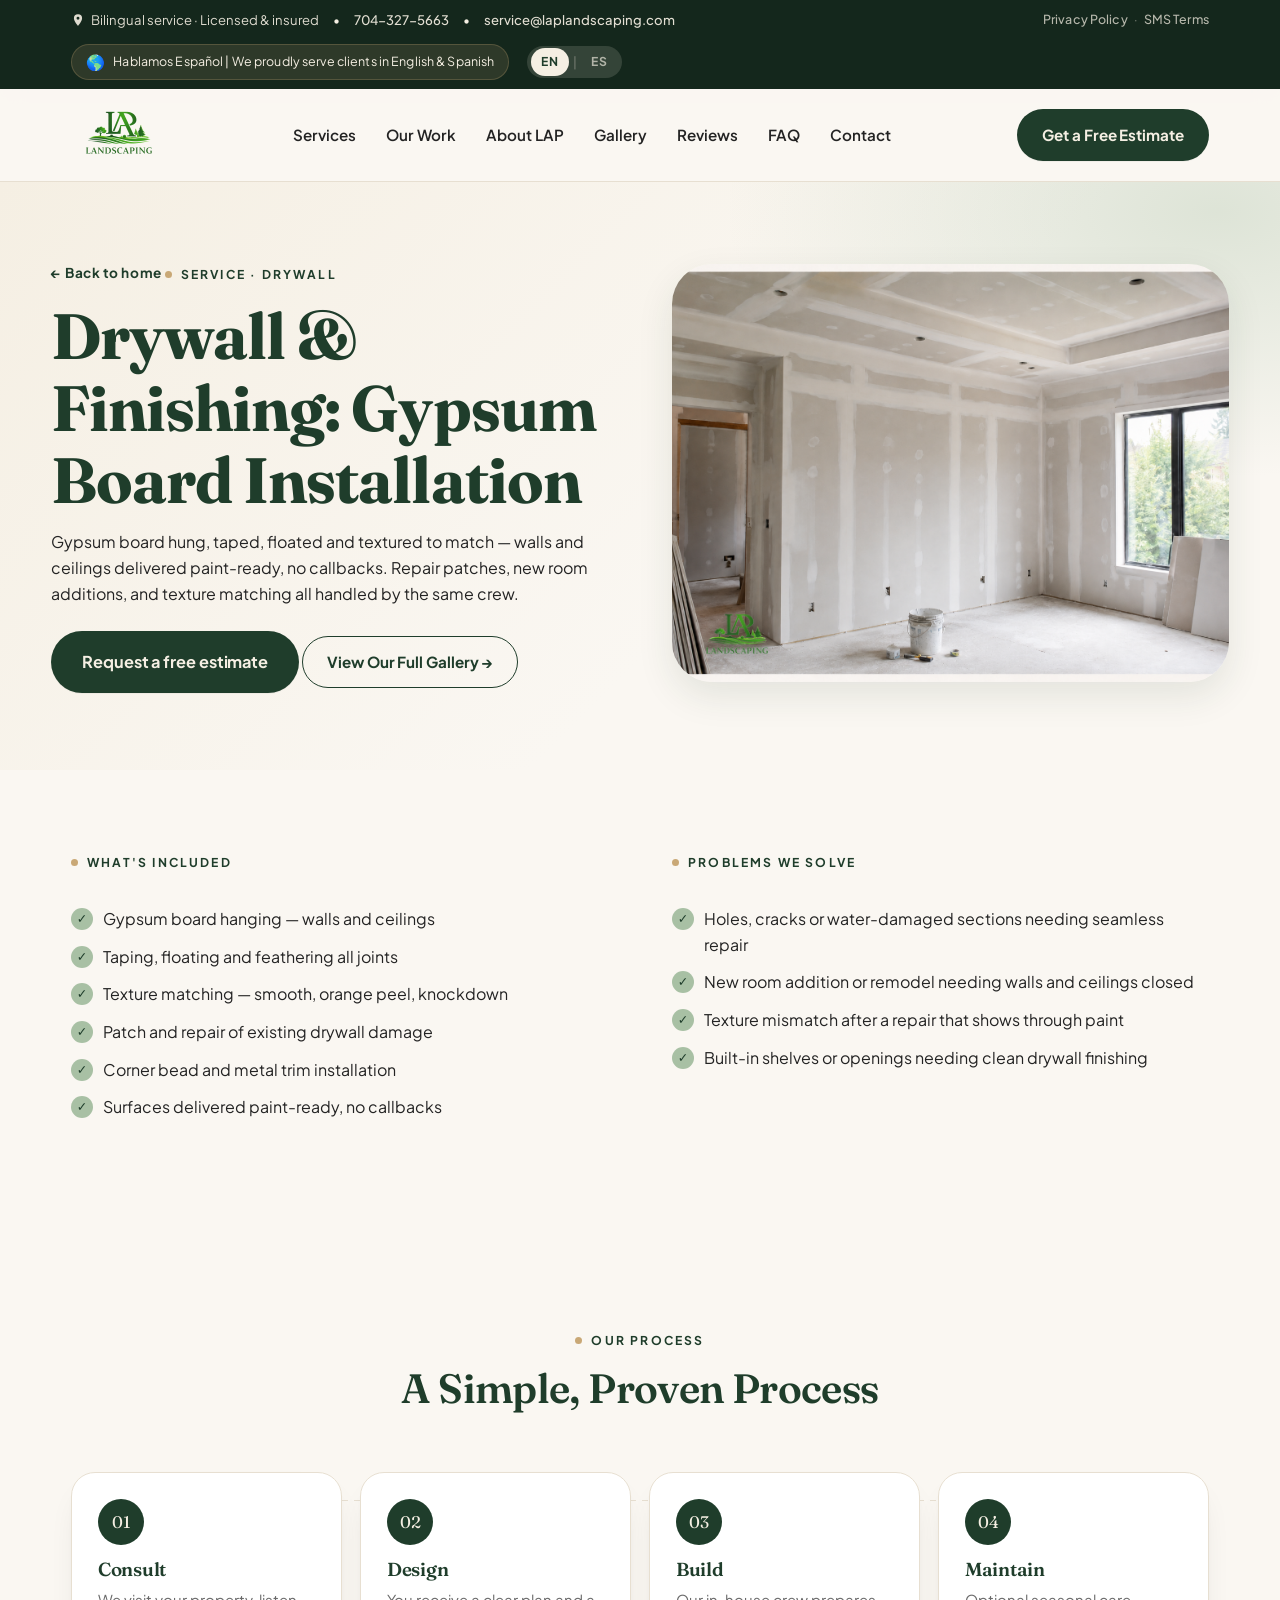
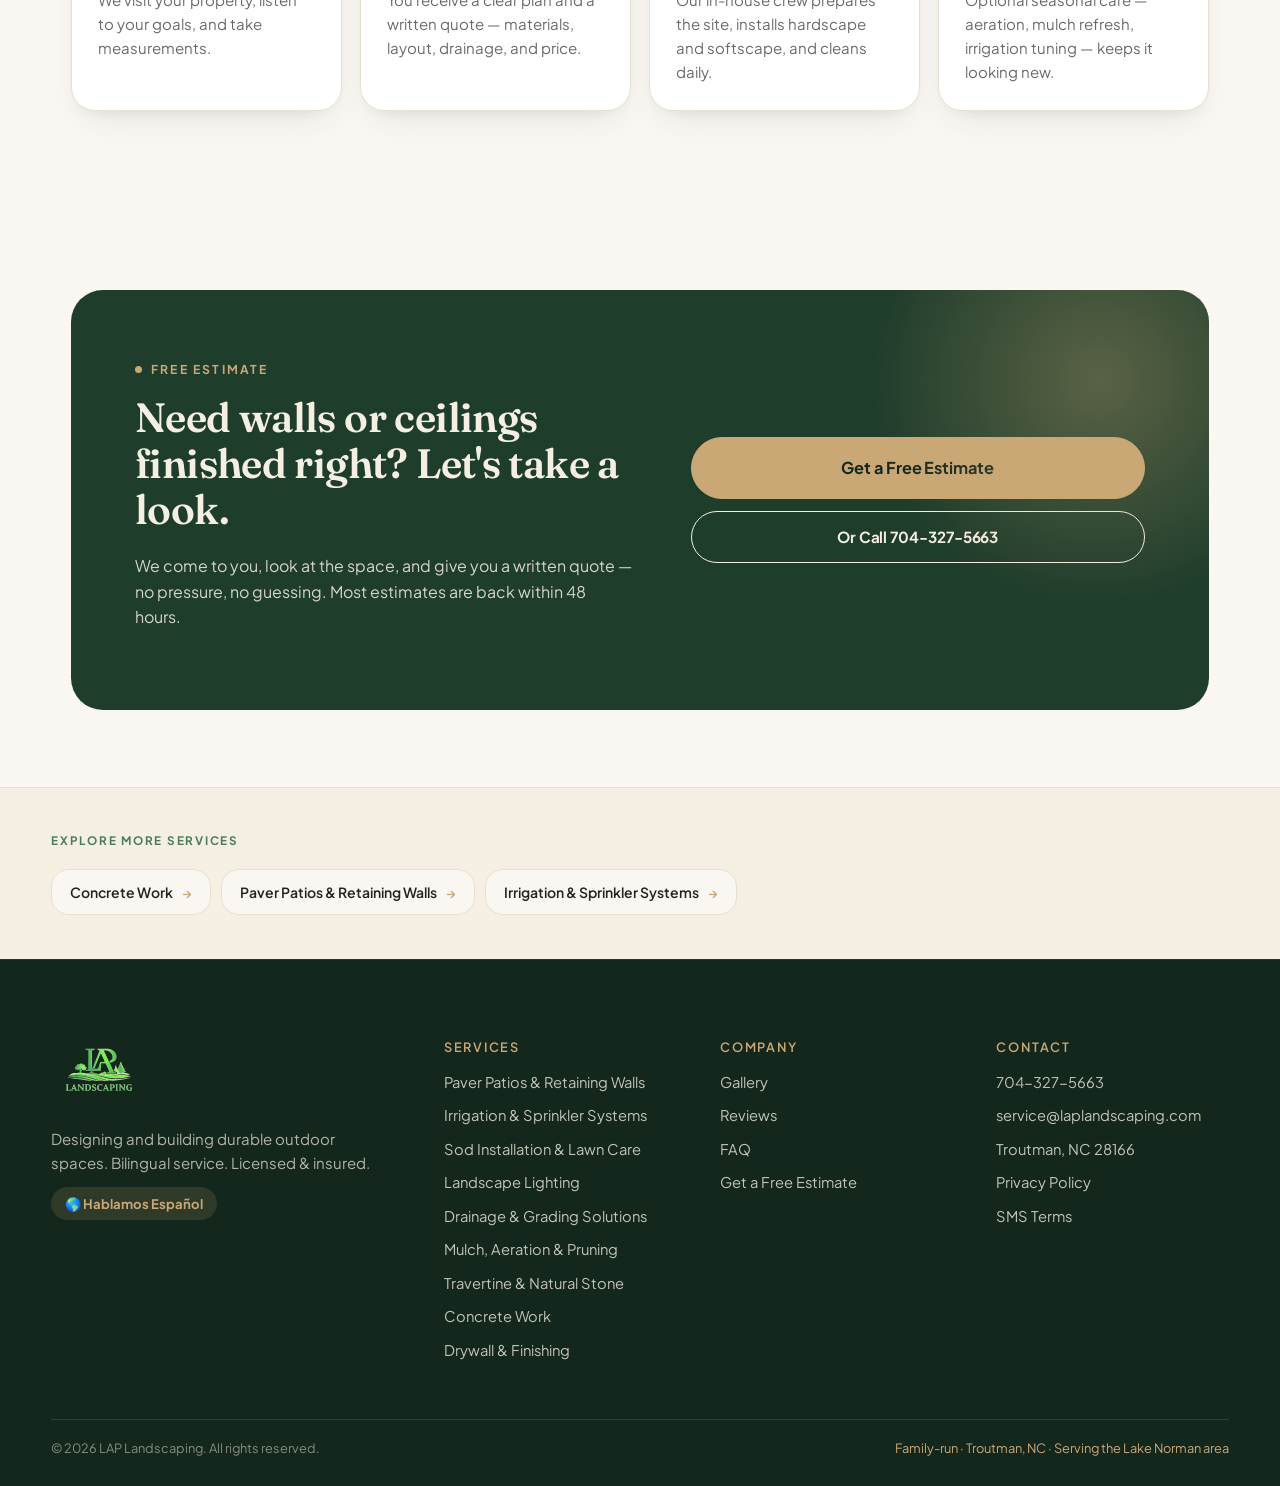
<file: services/drywall-finishing.html>
<!doctype html>
<html lang="en" data-lang="en">
<head>
<meta charset="utf-8" />
<meta name="viewport" content="width=device-width, initial-scale=1" />
<title>Drywall &amp; Finishing: Gypsum Board Installation | Troutman &amp; Lake Norman NC | LAP</title>
<meta name="description" content="Drywall hanging, taping, floating and texture matching in Troutman, Mooresville and the Lake Norman area. Walls and ceilings delivered paint-ready." />
<meta name="theme-color" content="#1F3D2B" />
<link rel="canonical" href="https://laplandscaping.com/services/drywall-finishing.html" />
<meta property="og:type" content="website" />
<meta property="og:title" content="Drywall &amp; Finishing: Gypsum Board Installation | Troutman &amp; Lake Norman NC | LAP" />
<meta property="og:description" content="Drywall hanging, taping, floating and texture matching in the Lake Norman area." />
<meta property="og:url" content="https://laplandscaping.com/services/drywall-finishing.html" />
<meta name="twitter:card" content="summary_large_image" />
<script type="application/ld+json">
{"@context":"https://schema.org","@type":"Service","serviceType":"Drywall & Finishing","provider":{"@type":"LandscapingBusiness","name":"LAP Landscaping","telephone":"+1-704-327-5663","url":"https://laplandscaping.com/","address":{"@type":"PostalAddress","addressLocality":"Troutman","addressRegion":"NC","postalCode":"28166","addressCountry":"US"}},"areaServed":[{"@type":"City","name":"Troutman"},{"@type":"City","name":"Mooresville"},{"@type":"City","name":"Statesville"},{"@type":"City","name":"Davidson"},{"@type":"City","name":"Cornelius"},{"@type":"City","name":"Huntersville"},{"@type":"Place","name":"Lake Norman"}],"description":"Gypsum board hung, taped, floated and textured — walls and ceilings ready for paint."}
</script>
<script type="application/ld+json">
{"@context":"https://schema.org","@type":"BreadcrumbList","itemListElement":[{"@type":"ListItem","position":1,"name":"Home","item":"https://laplandscaping.com/"},{"@type":"ListItem","position":2,"name":"Services","item":"https://laplandscaping.com/#services"},{"@type":"ListItem","position":3,"name":"Drywall & Finishing","item":"https://laplandscaping.com/services/drywall-finishing.html"}]}
</script>
<link rel="preconnect" href="https://fonts.googleapis.com" />
<link rel="preconnect" href="https://fonts.gstatic.com" crossorigin />
<link href="https://fonts.googleapis.com/css2?family=Fraunces:opsz,wght@9..144,400;9..144,500;9..144,600;9..144,700&family=Plus+Jakarta+Sans:wght@400;500;600;700;800&display=swap" rel="stylesheet" />
<link rel="stylesheet" href="../styles.css" />
</head>
<body>

<div class="util">
  <div class="util-inner">
    <span class="util-loc">
      <svg viewBox="0 0 24 24" width="14" height="14" aria-hidden="true"><path fill="currentColor" d="M12 2a7 7 0 0 0-7 7c0 5 7 13 7 13s7-8 7-13a7 7 0 0 0-7-7Zm0 9.5A2.5 2.5 0 1 1 12 6.5a2.5 2.5 0 0 1 0 5Z"/></svg>
      <span>Bilingual service · Licensed &amp; insured</span>
    </span>
    <span class="util-sep" aria-hidden="true">•</span>
    <a class="util-link" href="tel:+17043275663">704-327-5663</a>
    <span class="util-sep" aria-hidden="true">•</span>
    <a class="util-link util-mail" href="mailto:service@laplandscaping.com">service@laplandscaping.com</a>
    <span class="util-spacer"></span>
    <span class="util-legal-group"><a class="util-link util-legal" href="../privacy-policy.html">Privacy Policy</a><span class="util-legal-sep" aria-hidden="true">&middot;</span><a class="util-link util-legal" href="../sms-terms.html">SMS Terms</a></span><span class="util-bilingual"><span class="bilingual-flag">🌎</span><span data-i18n="util.bilingual">Hablamos Español · We serve clients in English &amp; Spanish</span></span>
    <div class="lang-toggle" role="group" aria-label="Language">
      <button type="button" class="lang-btn is-active" data-lang-btn="en" aria-pressed="true">EN</button>
      <span aria-hidden="true">|</span>
      <button type="button" class="lang-btn" data-lang-btn="es" aria-pressed="false">ES</button>
    </div>
  </div>
</div>

<header class="hdr" id="top">
  <div class="hdr-inner">
    <a href="../index.html" class="brand" aria-label="LAP Landscaping home"><img src="../reference/lap-logo.png" alt="LAP Landscaping" class="brand-logo" /></a>
    <nav class="nav">
      <a href="../index.html#services" data-i18n="nav.services">Services</a>
      <a href="../index.html#projects" data-i18n="nav.work">Our Work</a>
      <a href="../index.html#about" data-i18n="nav.about">About LAP</a>
      <a href="../gallery.html" data-i18n="nav.gallery">Gallery</a>
      <a href="../index.html#reviews" data-i18n="nav.reviews">Reviews</a>
      <a href="../index.html#faq" data-i18n="nav.faq">FAQ</a>
      <a href="../index.html#contact" data-i18n="nav.contact">Contact</a>
    </nav>
    <a class="btn btn-primary nav-cta" href="https://www.yardbook.com/new_quote/9253aae7eebb09e976391f2283048f217c78b0cf" target="_blank" rel="noopener" data-i18n="cta.estimate">Get a Free Estimate</a>
    <button class="nav-toggle" aria-label="Toggle nav" aria-expanded="false" aria-controls="mnav"><span></span><span></span><span></span></button>
  </div>
  <div class="mnav" id="mnav" hidden>
    <a href="../index.html#services" data-i18n="nav.services">Services</a>
    <a href="../index.html#projects" data-i18n="nav.work">Our Work</a>
    <a href="../index.html#about" data-i18n="nav.about">About LAP</a>
    <a href="../gallery.html" data-i18n="nav.gallery">Gallery</a>
    <a href="../index.html#reviews" data-i18n="nav.reviews">Reviews</a>
    <a href="../index.html#faq" data-i18n="nav.faq">FAQ</a>
    <a href="../index.html#contact" data-i18n="nav.contact">Contact</a>
    <a class="btn btn-primary" href="https://www.yardbook.com/new_quote/9253aae7eebb09e976391f2283048f217c78b0cf" target="_blank" rel="noopener" data-i18n="cta.estimate">Get a Free Estimate</a>
  </div>
</header>

<section class="svc-page-hero">
  <div class="svc-page-hero-inner">
    <div class="reveal">
      <a href="../index.html" class="svc-back-link" data-i18n="svc.back">← Back to home</a>
      <span class="eyebrow"><span class="dot"></span> <span data-en="Service · Drywall" data-es="Servicio · Drywall">Service · Drywall</span></span>
      <h1 data-en="Drywall &amp; Finishing: Gypsum Board Installation" data-es="Drywall y Acabados: Instalación de Planchas de Yeso">Drywall &amp; Finishing: Gypsum Board Installation</h1>
      <p class="lede" data-en="Gypsum board hung, taped, floated and textured to match — walls and ceilings delivered paint-ready, no callbacks. Repair patches, new room additions, and texture matching all handled by the same crew." data-es="Planchas de yeso instaladas, cintadas, flotadas y texturizadas a juego — paredes y techos entregados listos para pintura, sin retornos. Reparaciones, adiciones de cuartos nuevos y coincidencia de texturas, todo manejado por el mismo equipo.">Gypsum board hung, taped, floated and textured to match — walls and ceilings delivered paint-ready, no callbacks. Repair patches, new room additions, and texture matching all handled by the same crew.</p>
      <a class="btn btn-primary btn-lg" href="https://www.yardbook.com/new_quote/9253aae7eebb09e976391f2283048f217c78b0cf" target="_blank" rel="noopener" data-i18n="svc.cta">Request a free estimate</a>
      <a class="btn btn-ghost" href="../gallery.html" data-i18n="gallery.viewAll">View Our Full Gallery →</a>
    </div>
    <div class="reveal">
      <div class="svc-hero-wrap">
        <img class="svc-hero-photo" src="../reference/photos/lap-drywall-hero.png" alt="Clean drywall installation with taped joints and smooth finish ready for paint" loading="eager" data-fallback-tile="drywall" />
        <img class="svc-hero-logo" src="../reference/lap-logo.png" alt="LAP Landscaping" />
      </div>
    </div>
  </div>
</section>

<section class="svc-section">
  <div class="svc-cols">
    <div class="reveal">
      <span class="eyebrow"><span class="dot"></span> <span data-i18n="svc.h.includes">What's included</span></span>
      <ul class="check">
        <li data-en="Gypsum board hanging — walls and ceilings" data-es="Instalación de planchas de yeso — paredes y techos">Gypsum board hanging — walls and ceilings</li>
        <li data-en="Taping, floating and feathering all joints" data-es="Cintado, flotado y desvanecido de todas las juntas">Taping, floating and feathering all joints</li>
        <li data-en="Texture matching — smooth, orange peel, knockdown" data-es="Coincidencia de textura — liso, piel de naranja, knockdown">Texture matching — smooth, orange peel, knockdown</li>
        <li data-en="Patch and repair of existing drywall damage" data-es="Parche y reparación de daños existentes en el drywall">Patch and repair of existing drywall damage</li>
        <li data-en="Corner bead and metal trim installation" data-es="Instalación de esquineros y moldura de metal">Corner bead and metal trim installation</li>
        <li data-en="Surfaces delivered paint-ready, no callbacks" data-es="Superficies entregadas listas para pintura, sin retornos">Surfaces delivered paint-ready, no callbacks</li>
      </ul>
    </div>
    <div class="reveal">
      <span class="eyebrow"><span class="dot"></span> <span data-i18n="svc.h.problems">Problems we solve</span></span>
      <ul class="check">
        <li data-en="Holes, cracks or water-damaged sections needing seamless repair" data-es="Huecos, grietas o secciones con daño por agua que necesitan reparación sin costuras">Holes, cracks or water-damaged sections needing seamless repair</li>
        <li data-en="New room addition or remodel needing walls and ceilings closed" data-es="Adición de cuarto nuevo o remodelación que necesita paredes y techos cerrados">New room addition or remodel needing walls and ceilings closed</li>
        <li data-en="Texture mismatch after a repair that shows through paint" data-es="Discrepancia de textura después de una reparación que se nota bajo la pintura">Texture mismatch after a repair that shows through paint</li>
        <li data-en="Built-in shelves or openings needing clean drywall finishing" data-es="Repisas empotradas o aberturas que necesitan acabado limpio de drywall">Built-in shelves or openings needing clean drywall finishing</li>
      </ul>
    </div>
  </div>
</section>

<section class="section process-section">
  <div class="section-head reveal">
    <span class="eyebrow"><span class="dot"></span> <span data-i18n="svc.h.process">Our process</span></span>
    <h2 data-i18n="process.title">A simple, four-step path from idea to finished yard.</h2>
  </div>
  <ol class="process">
    <li class="reveal"><span class="step-n">01</span><h3 data-i18n="process.s1.h">Consult</h3><p data-i18n="process.s1.p">We visit your property, listen to how you want to use the space and take measurements.</p></li>
    <li class="reveal"><span class="step-n">02</span><h3 data-i18n="process.s2.h">Design</h3><p data-i18n="process.s2.p">You get a clear plan and a written quote — materials, layout, drainage, timing, and price.</p></li>
    <li class="reveal"><span class="step-n">03</span><h3 data-i18n="process.s3.h">Build</h3><p data-i18n="process.s3.p">Our in-house crew prepares the site, installs hardscape and softscape, and cleans up daily.</p></li>
    <li class="reveal"><span class="step-n">04</span><h3 data-i18n="process.s4.h">Maintain</h3><p data-i18n="process.s4.p">Optional seasonal care — aeration, mulch refresh, irrigation tuning — keeps it looking new.</p></li>
  </ol>
</section>

<section class="section cta-section">
  <div class="cta-card reveal">
    <div class="cta-copy">
      <span class="eyebrow light"><span class="dot light"></span> <span data-i18n="cta.eyebrow">Free estimate</span></span>
      <h2 data-en="Need walls or ceilings finished right? Let's take a look." data-es="¿Necesita paredes o techos bien terminados? Venimos a ver.">Need walls or ceilings finished right? Let's take a look.</h2>
      <p data-i18n="cta.p">No pressure, no upsell. We'll walk the property, ask about how you want to use it, and follow up with a written quote that lays out scope, materials and price.</p>
    </div>
    <div class="cta-form">
      <a class="btn btn-tan btn-lg btn-block" href="https://www.yardbook.com/new_quote/9253aae7eebb09e976391f2283048f217c78b0cf" target="_blank" rel="noopener" data-i18n="cta.btn1">Open the estimate form →</a>
      <a class="btn btn-ghost btn-block" href="tel:+17043275663" data-i18n="cta.btn2">Or call 704-327-5663</a>
    </div>
  </div>
</section>


<section class="more-svcs">
  <div class="more-svcs-inner">
    <p class="more-svcs-label" data-i18n="svc.more">Explore more services</p>
    <div class="more-svcs-grid">
      <a href="concrete-work.html" class="ms-card">
        <span data-i18n="svc.concrete.h">Concrete Work</span>
        <span class="ms-arrow" aria-hidden="true">→</span>
      </a>
      <a href="paver-patios-retaining-walls.html" class="ms-card">
        <span data-i18n="svc.patio.h">Paver Patios &amp; Retaining Walls</span>
        <span class="ms-arrow" aria-hidden="true">→</span>
      </a>
      <a href="irrigation-sprinkler-systems.html" class="ms-card">
        <span data-i18n="svc.irr.h">Irrigation &amp; Sprinkler Systems</span>
        <span class="ms-arrow" aria-hidden="true">→</span>
      </a>
    </div>
  </div>
</section>

<footer class="ftr">
  <div class="ftr-inner">
    <div class="ftr-brand">
      <a href="../index.html" class="brand"><img src="../reference/lap-logo.png" alt="LAP Landscaping" class="brand-logo brand-logo-light" /></a>
      <p data-i18n="ftr.about">Designing and building durable outdoor spaces. Bilingual service. Licensed &amp; insured.</p>
      <span class="ftr-bilingual" data-i18n="ftr.bilingual">🌎 Hablamos Español</span>
    </div>
    <div class="ftr-col">
      <h4 data-i18n="ftr.h.services">Services</h4>
      <a href="paver-patios-retaining-walls.html" data-i18n="svc.patio.h">Paver Patios &amp; Retaining Walls</a>
      <a href="irrigation-sprinkler-systems.html" data-i18n="svc.irr.h">Irrigation &amp; Sprinkler Systems</a>
      <a href="sod-installation-lawn-care.html" data-i18n="svc.sod.h">Sod Installation &amp; Lawn Care</a>
      <a href="landscape-lighting.html" data-i18n="svc.light.h">Landscape Lighting</a>
      <a href="drainage-grading-solutions.html" data-i18n="svc.drain.h">Drainage &amp; Grading Solutions</a>
      <a href="mulch-aeration-pruning.html" data-i18n="svc.lawn.h">Mulch, Aeration &amp; Pruning</a>
      <a href="travertine-natural-stone.html" data-i18n="svc.stone.h">Travertine &amp; Natural Stone</a>
      <a href="concrete-work.html" data-i18n="svc.concrete.h">Concrete Work</a>
      <a href="drywall-finishing.html" data-i18n="svc.dry.h">Drywall &amp; Finishing</a>
    </div>
    <div class="ftr-col">
      <h4 data-i18n="ftr.h.company">Company</h4>
      <a href="../gallery.html" data-i18n="nav.gallery">Gallery</a>
      <a href="../index.html#reviews" data-i18n="nav.reviews">Reviews</a>
      <a href="../index.html#faq" data-i18n="nav.faq">FAQ</a>
      <a href="https://www.yardbook.com/new_quote/9253aae7eebb09e976391f2283048f217c78b0cf" target="_blank" rel="noopener" data-i18n="cta.estimate">Get a Free Estimate</a>
    </div>
    <div class="ftr-col">
      <h4 data-i18n="ftr.h.contact">Contact</h4>
      <a href="tel:+17043275663">704-327-5663</a>
      <a href="mailto:service@laplandscaping.com">service@laplandscaping.com</a>
      <span data-i18n="ftr.addr">Troutman, NC 28166</span>
      <a href="../privacy-policy.html" data-i18n="ftr.privacy">Privacy Policy</a>
      <a href="../sms-terms.html" data-i18n="ftr.sms">SMS Terms</a>
    </div>
  </div>
  <div class="ftr-base">
    <span>© <span id="yr"></span> LAP Landscaping. <span data-i18n="ftr.rights">All rights reserved.</span></span>
    <span class="ftr-flag" data-i18n="ftr.flag">Family-run · Troutman, NC · Serving the Lake Norman area</span>
  </div>
</footer>

<div class="sticky-cta">
  <a href="tel:+17043275663" class="sc-btn sc-call" data-i18n="sticky.call">Call</a>
  <a href="https://www.yardbook.com/new_quote/9253aae7eebb09e976391f2283048f217c78b0cf" target="_blank" rel="noopener" class="sc-btn sc-est" data-i18n="cta.estimate">Get a Free Estimate</a>
</div>

<script src="../script.js"></script>
</body>
</html>
</file>
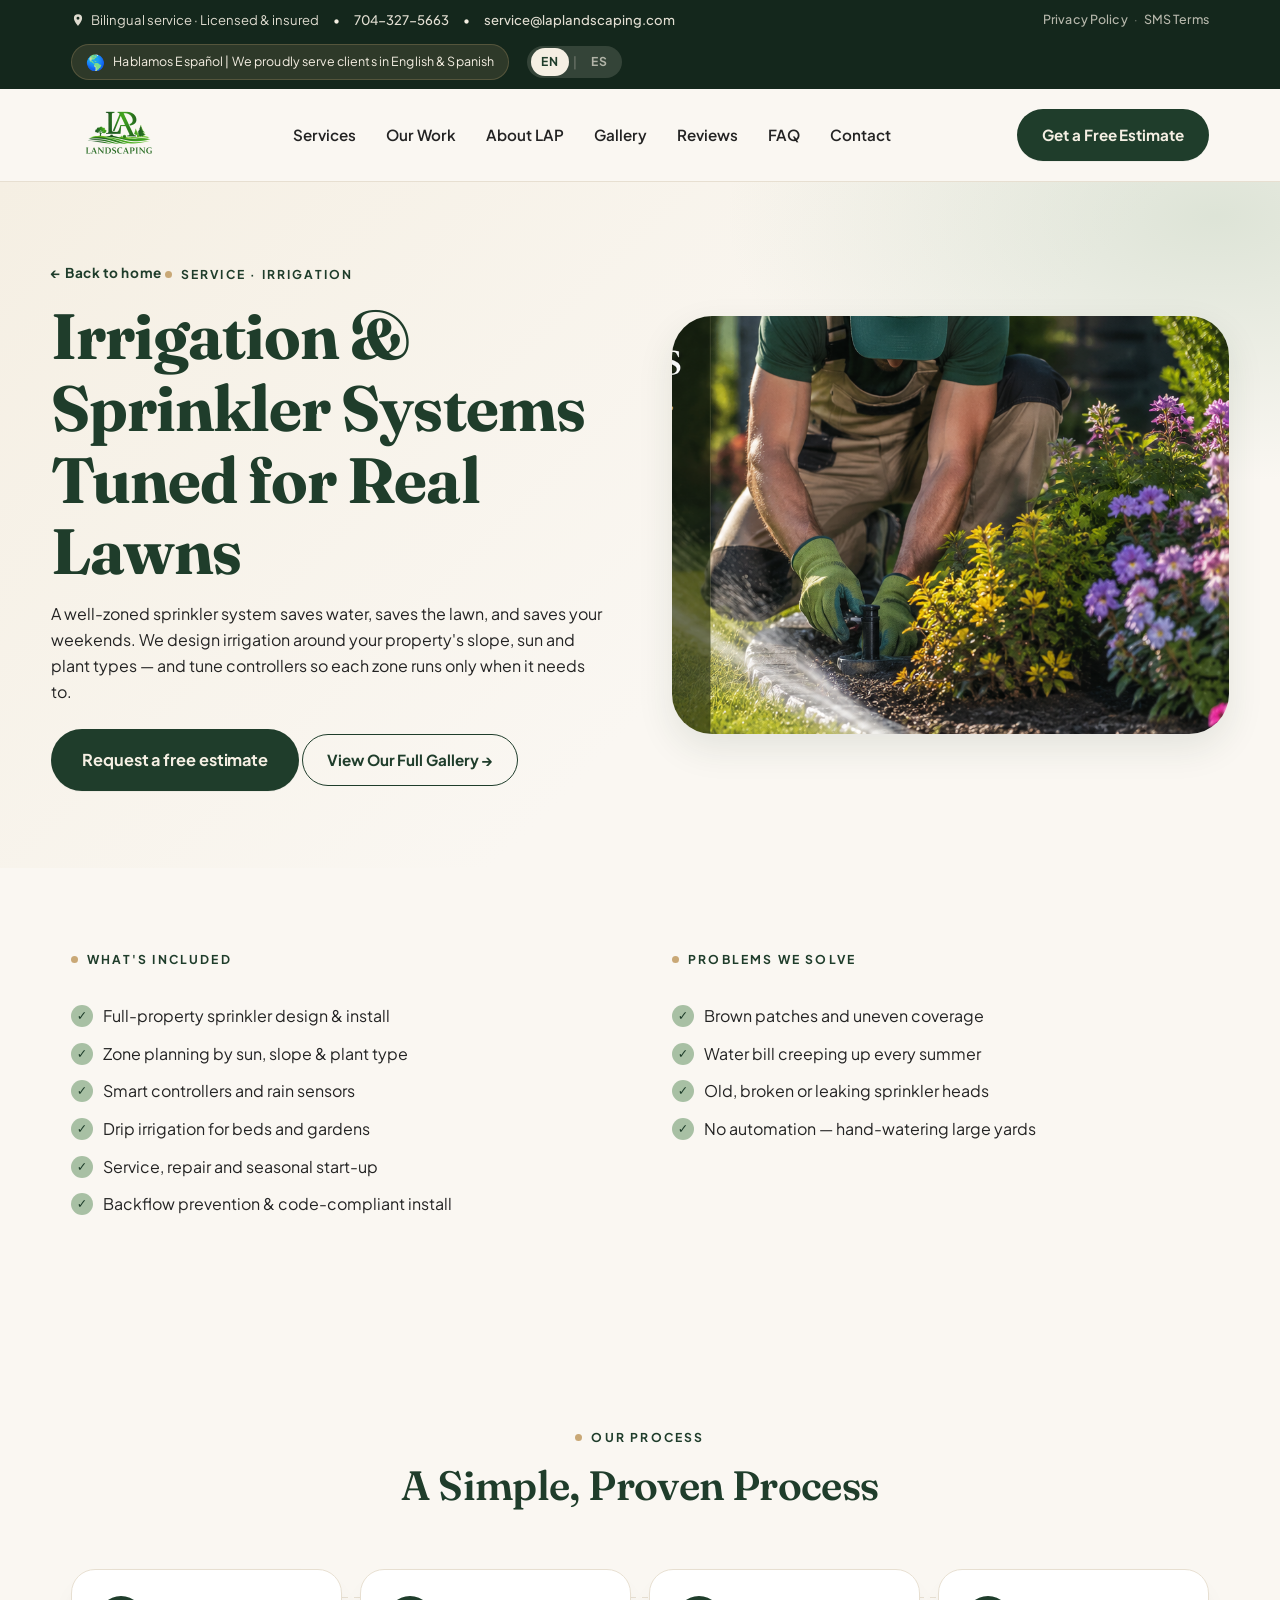
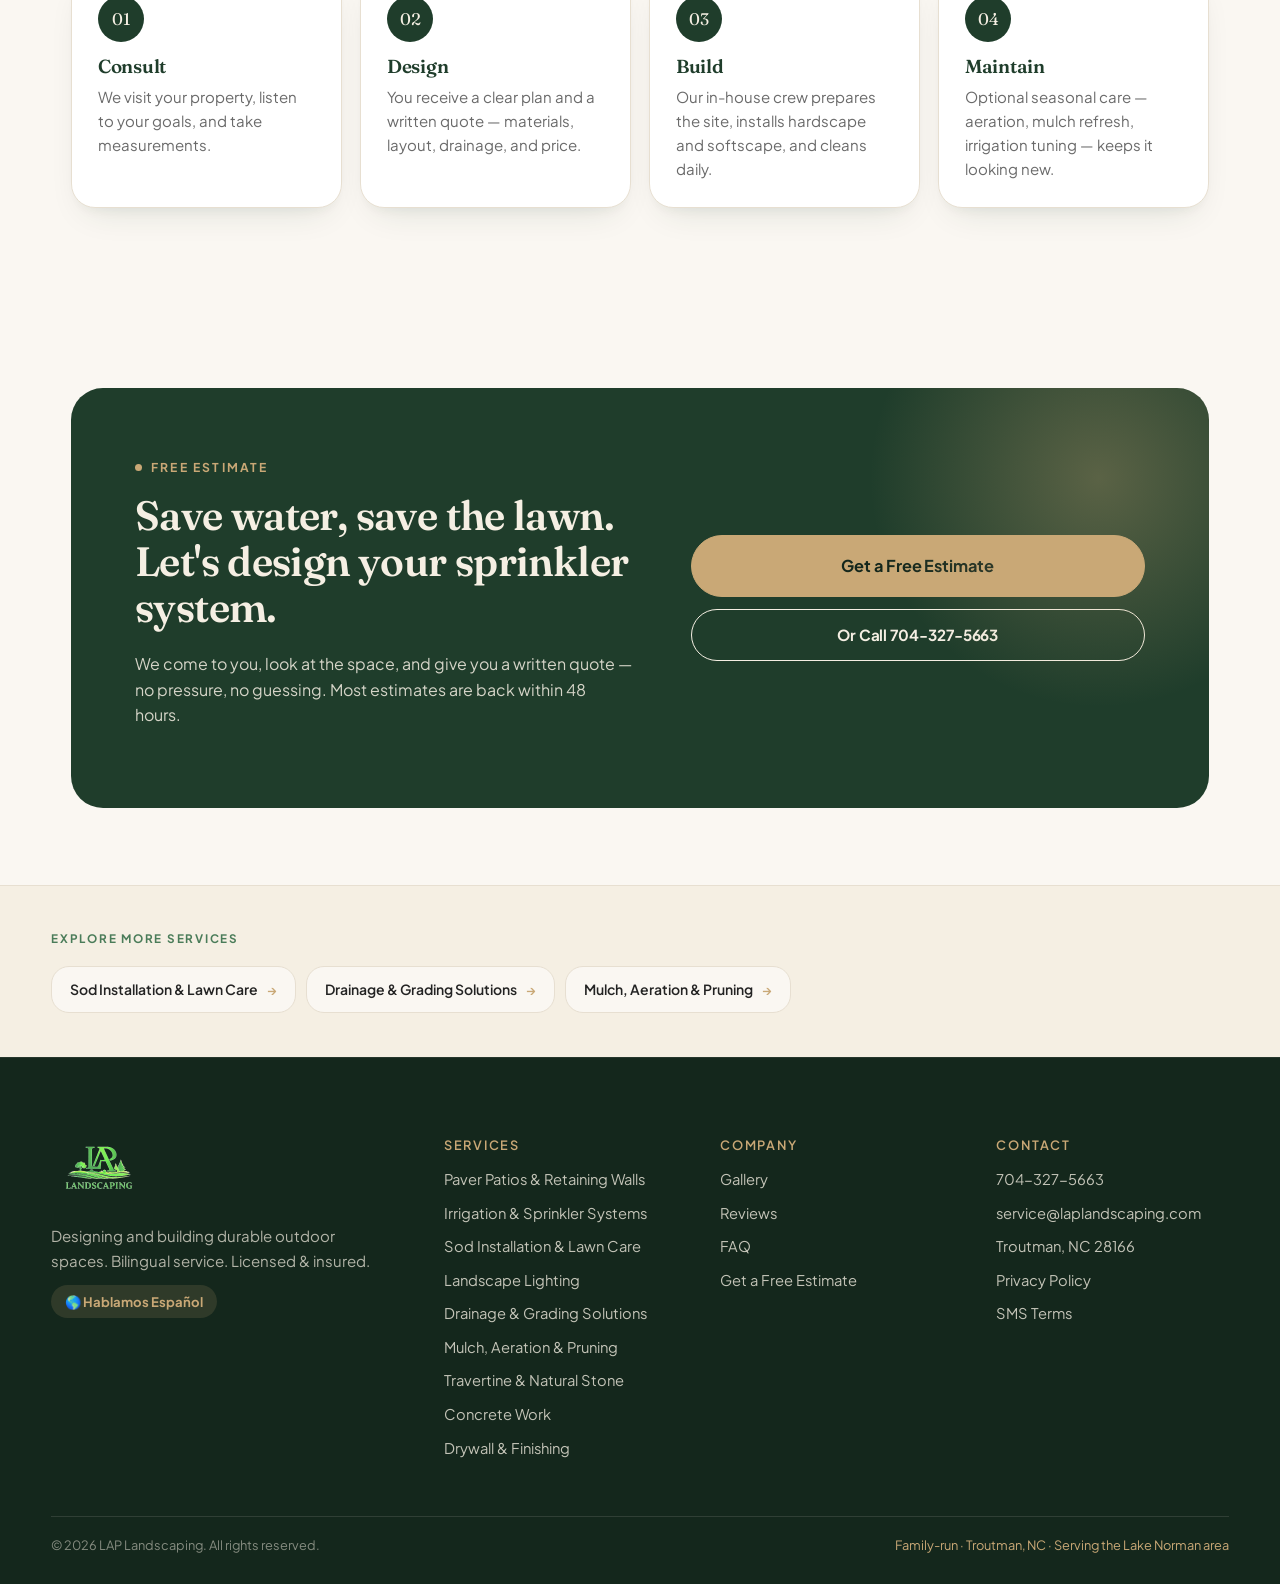
<file: services/irrigation-sprinkler-systems.html>
<!doctype html>
<html lang="en" data-lang="en">
<head>
<meta charset="utf-8" />
<meta name="viewport" content="width=device-width, initial-scale=1" />
<title>Sprinkler &amp; Irrigation Systems | Lake Norman NC | LAP Landscaping</title>
<meta name="description" content="Smart zoned sprinkler and irrigation systems in Troutman, Mooresville and the Lake Norman area. Design, install, repair, seasonal tuning. Free estimate." />
<meta name="theme-color" content="#1F3D2B" />
<link rel="canonical" href="https://laplandscaping.com/services/irrigation-sprinkler-systems.html" />
<meta property="og:type" content="website" />
<meta property="og:title" content="Sprinkler &amp; Irrigation Systems | Lake Norman NC | LAP Landscaping" />
<meta property="og:description" content="Smart zoned sprinkler and irrigation systems in Troutman, Mooresville and the Lake Norman area." />
<meta property="og:url" content="https://laplandscaping.com/services/irrigation-sprinkler-systems.html" />
<meta property="og:image" content="https://laplandscaping.com/reference/photos/lap-irrigation-hero.png" />
<meta name="twitter:card" content="summary_large_image" />
<script type="application/ld+json">
{"@context":"https://schema.org","@type":"Service","serviceType":"Irrigation & Sprinkler Systems","provider":{"@type":"LandscapingBusiness","name":"LAP Landscaping","telephone":"+1-704-327-5663","url":"https://laplandscaping.com/","address":{"@type":"PostalAddress","addressLocality":"Troutman","addressRegion":"NC","postalCode":"28166","addressCountry":"US"}},"areaServed":[{"@type":"City","name":"Troutman"},{"@type":"City","name":"Mooresville"},{"@type":"City","name":"Statesville"},{"@type":"City","name":"Davidson"},{"@type":"City","name":"Cornelius"},{"@type":"City","name":"Huntersville"},{"@type":"Place","name":"Lake Norman"}],"description":"Smart zoned sprinkler and irrigation systems — design, install, repair, and seasonal tuning."}
</script>
<script type="application/ld+json">
{"@context":"https://schema.org","@type":"BreadcrumbList","itemListElement":[{"@type":"ListItem","position":1,"name":"Home","item":"https://laplandscaping.com/"},{"@type":"ListItem","position":2,"name":"Services","item":"https://laplandscaping.com/#services"},{"@type":"ListItem","position":3,"name":"Irrigation & Sprinkler Systems","item":"https://laplandscaping.com/services/irrigation-sprinkler-systems.html"}]}
</script>
<link rel="preconnect" href="https://fonts.googleapis.com" />
<link rel="preconnect" href="https://fonts.gstatic.com" crossorigin />
<link rel="preconnect" href="https://images.unsplash.com" />
<link href="https://fonts.googleapis.com/css2?family=Fraunces:opsz,wght@9..144,400;9..144,500;9..144,600;9..144,700&family=Plus+Jakarta+Sans:wght@400;500;600;700;800&display=swap" rel="stylesheet" />
<link rel="stylesheet" href="../styles.css" />
</head>
<body>

<div class="util">
  <div class="util-inner">
    <span class="util-loc">
      <svg viewBox="0 0 24 24" width="14" height="14" aria-hidden="true"><path fill="currentColor" d="M12 2a7 7 0 0 0-7 7c0 5 7 13 7 13s7-8 7-13a7 7 0 0 0-7-7Zm0 9.5A2.5 2.5 0 1 1 12 6.5a2.5 2.5 0 0 1 0 5Z"/></svg>
      <span>Bilingual service · Licensed &amp; insured</span>
    </span>
    <span class="util-sep">•</span>
    <a class="util-link" href="tel:+17043275663">704-327-5663</a>
    <span class="util-sep">•</span>
    <a class="util-link util-mail" href="mailto:service@laplandscaping.com">service@laplandscaping.com</a>
    <span class="util-spacer"></span>
    <span class="util-legal-group"><a class="util-link util-legal" href="../privacy-policy.html">Privacy Policy</a><span class="util-legal-sep" aria-hidden="true">&middot;</span><a class="util-link util-legal" href="../sms-terms.html">SMS Terms</a></span><span class="util-bilingual"><span class="bilingual-flag">🌎</span><span data-i18n="util.bilingual">Hablamos Español · We serve clients in English &amp; Spanish</span></span>
    <div class="lang-toggle" role="group" aria-label="Language">
      <button type="button" class="lang-btn is-active" data-lang-btn="en" aria-pressed="true">EN</button>
      <span aria-hidden="true">|</span>
      <button type="button" class="lang-btn" data-lang-btn="es" aria-pressed="false">ES</button>
    </div>
  </div>
</div>

<header class="hdr" id="top">
  <div class="hdr-inner">
    <a href="../index.html" class="brand" aria-label="LAP Landscaping home"><img src="../reference/lap-logo.png" alt="LAP Landscaping" class="brand-logo" /></a>
    <nav class="nav">
      <a href="../index.html#services" data-i18n="nav.services">Services</a>
      <a href="../index.html#projects" data-i18n="nav.work">Our Work</a>
      <a href="../index.html#about" data-i18n="nav.about">About LAP</a>
      <a href="../gallery.html" data-i18n="nav.gallery">Gallery</a>
      <a href="../index.html#reviews" data-i18n="nav.reviews">Reviews</a>
      <a href="../index.html#faq" data-i18n="nav.faq">FAQ</a>
      <a href="../index.html#contact" data-i18n="nav.contact">Contact</a>
    </nav>
    <a class="btn btn-primary nav-cta" href="https://www.yardbook.com/new_quote/9253aae7eebb09e976391f2283048f217c78b0cf" target="_blank" rel="noopener" data-i18n="cta.estimate">Get a Free Estimate</a>
    <button class="nav-toggle" aria-label="Toggle nav" aria-expanded="false" aria-controls="mnav"><span></span><span></span><span></span></button>
  </div>
  <div class="mnav" id="mnav" hidden>
    <a href="../index.html#services" data-i18n="nav.services">Services</a>
    <a href="../index.html#projects" data-i18n="nav.work">Our Work</a>
    <a href="../index.html#about" data-i18n="nav.about">About LAP</a>
    <a href="../gallery.html" data-i18n="nav.gallery">Gallery</a>
    <a href="../index.html#reviews" data-i18n="nav.reviews">Reviews</a>
    <a href="../index.html#faq" data-i18n="nav.faq">FAQ</a>
    <a href="../index.html#contact" data-i18n="nav.contact">Contact</a>
    <a class="btn btn-primary" href="https://www.yardbook.com/new_quote/9253aae7eebb09e976391f2283048f217c78b0cf" target="_blank" rel="noopener" data-i18n="cta.estimate">Get a Free Estimate</a>
  </div>
</header>

<section class="svc-page-hero">
  <div class="svc-page-hero-inner">
    <div class="reveal">
      <a href="../index.html" class="svc-back-link" data-i18n="svc.back">← Back to home</a>
      <span class="eyebrow"><span class="dot"></span> <span data-en="Service · Irrigation" data-es="Servicio · Riego">Service · Irrigation</span></span>
      <h1 data-en="Irrigation &amp; Sprinkler Systems Tuned for Real Lawns" data-es="Sistemas de Riego y Aspersores Ajustados para Jardines Reales">Irrigation &amp; Sprinkler Systems Tuned for Real Lawns</h1>
      <p class="lede" data-en="A well-zoned sprinkler system saves water, saves the lawn, and saves your weekends. We design irrigation around your property's slope, sun and plant types — and tune controllers so each zone runs only when it needs to." data-es="Un sistema de riego bien zonificado ahorra agua, ahorra el césped y libera sus fines de semana. Diseñamos riego según la pendiente, el sol y los tipos de planta de su propiedad — y ajustamos los controladores para que cada zona riegue solo cuando lo necesita.">A well-zoned sprinkler system saves water, saves the lawn, and saves your weekends. We design irrigation around your property's slope, sun and plant types — and tune controllers so each zone runs only when it needs to.</p>
      <a class="btn btn-primary btn-lg" href="https://www.yardbook.com/new_quote/9253aae7eebb09e976391f2283048f217c78b0cf" target="_blank" rel="noopener" data-i18n="svc.cta">Request a free estimate</a>
      <a class="btn btn-ghost" href="../gallery.html" data-i18n="gallery.viewAll">View Our Full Gallery →</a>
    </div>
    <div class="reveal">
      <img class="svc-hero-photo" src="../reference/photos/lap-irrigation-hero.png" alt="Landscaper installing a sprinkler head with active spray in a planted bed" loading="eager" data-fallback-tile="irrigation" />
    </div>
  </div>
</section>

<section class="svc-section">
  <div class="svc-cols">
    <div class="reveal">
      <span class="eyebrow"><span class="dot"></span> <span data-i18n="svc.h.includes">What's included</span></span>
      <ul class="check">
        <li data-en="Full-property sprinkler design &amp; install" data-es="Diseño e instalación de riego para toda la propiedad">Full-property sprinkler design &amp; install</li>
        <li data-en="Zone planning by sun, slope &amp; plant type" data-es="Zonificación por sol, pendiente y tipo de planta">Zone planning by sun, slope &amp; plant type</li>
        <li data-en="Smart controllers and rain sensors" data-es="Controladores inteligentes y sensores de lluvia">Smart controllers and rain sensors</li>
        <li data-en="Drip irrigation for beds and gardens" data-es="Riego por goteo para canteros y jardines">Drip irrigation for beds and gardens</li>
        <li data-en="Service, repair and seasonal start-up" data-es="Servicio, reparación y arranque de temporada">Service, repair and seasonal start-up</li>
        <li data-en="Backflow prevention &amp; code-compliant install" data-es="Prevención de reflujo e instalación según código">Backflow prevention &amp; code-compliant install</li>
      </ul>
    </div>
    <div class="reveal">
      <span class="eyebrow"><span class="dot"></span> <span data-i18n="svc.h.problems">Problems we solve</span></span>
      <ul class="check">
        <li data-en="Brown patches and uneven coverage" data-es="Manchas marrones y cobertura despareja">Brown patches and uneven coverage</li>
        <li data-en="Water bill creeping up every summer" data-es="Factura de agua subiendo cada verano">Water bill creeping up every summer</li>
        <li data-en="Old, broken or leaking sprinkler heads" data-es="Aspersores viejos, rotos o con fugas">Old, broken or leaking sprinkler heads</li>
        <li data-en="No automation — hand-watering large yards" data-es="Sin automatización — regando a mano patios grandes">No automation — hand-watering large yards</li>
      </ul>
    </div>
  </div>
</section>

<section class="section process-section">
  <div class="section-head reveal">
    <span class="eyebrow"><span class="dot"></span> <span data-i18n="svc.h.process">Our process</span></span>
    <h2 data-i18n="process.title">A simple, four-step path from idea to finished yard.</h2>
  </div>
  <ol class="process">
    <li class="reveal"><span class="step-n">01</span><h3 data-i18n="process.s1.h">Consult</h3><p data-i18n="process.s1.p">We visit your property, listen to how you want to use the space and take measurements.</p></li>
    <li class="reveal"><span class="step-n">02</span><h3 data-i18n="process.s2.h">Design</h3><p data-i18n="process.s2.p">You get a clear plan and a written quote — materials, layout, drainage, timing, and price.</p></li>
    <li class="reveal"><span class="step-n">03</span><h3 data-i18n="process.s3.h">Build</h3><p data-i18n="process.s3.p">Our in-house crew prepares the site, installs hardscape and softscape, and cleans up daily.</p></li>
    <li class="reveal"><span class="step-n">04</span><h3 data-i18n="process.s4.h">Maintain</h3><p data-i18n="process.s4.p">Optional seasonal care — aeration, mulch refresh, irrigation tuning — keeps it looking new.</p></li>
  </ol>
</section>

<section class="section cta-section">
  <div class="cta-card reveal">
    <div class="cta-copy">
      <span class="eyebrow light"><span class="dot light"></span> <span data-i18n="cta.eyebrow">Free estimate</span></span>
      <h2 data-en="Save water, save the lawn. Let's design your sprinkler system." data-es="Ahorre agua y mantenga su césped. Diseñemos su sistema de riego.">Save water, save the lawn. Let's design your sprinkler system.</h2>
      <p data-i18n="cta.p">No pressure, no upsell. We'll walk the property, ask about how you want to use it, and follow up with a written quote that lays out scope, materials and price.</p>
    </div>
    <div class="cta-form">
      <a class="btn btn-tan btn-lg btn-block" href="https://www.yardbook.com/new_quote/9253aae7eebb09e976391f2283048f217c78b0cf" target="_blank" rel="noopener" data-i18n="cta.btn1">Open the estimate form →</a>
      <a class="btn btn-ghost btn-block" href="tel:+17043275663" data-i18n="cta.btn2">Or call 704-327-5663</a>
    </div>
  </div>
</section>


<section class="more-svcs">
  <div class="more-svcs-inner">
    <p class="more-svcs-label" data-i18n="svc.more">Explore more services</p>
    <div class="more-svcs-grid">
      <a href="sod-installation-lawn-care.html" class="ms-card">
        <span data-i18n="svc.sod.h">Sod Installation &amp; Lawn Care</span>
        <span class="ms-arrow" aria-hidden="true">→</span>
      </a>
      <a href="drainage-grading-solutions.html" class="ms-card">
        <span data-i18n="svc.drain.h">Drainage &amp; Grading Solutions</span>
        <span class="ms-arrow" aria-hidden="true">→</span>
      </a>
      <a href="mulch-aeration-pruning.html" class="ms-card">
        <span data-i18n="svc.lawn.h">Mulch, Aeration &amp; Pruning</span>
        <span class="ms-arrow" aria-hidden="true">→</span>
      </a>
    </div>
  </div>
</section>

<footer class="ftr">
  <div class="ftr-inner">
    <div class="ftr-brand">
      <a href="../index.html" class="brand"><img src="../reference/lap-logo.png" alt="LAP Landscaping" class="brand-logo brand-logo-light" /></a>
      <p data-i18n="ftr.about">Designing and building durable outdoor spaces. Bilingual service. Licensed &amp; insured.</p>
      <span class="ftr-bilingual" data-i18n="ftr.bilingual">🌎 Hablamos Español</span>
    </div>
    <div class="ftr-col">
      <h4 data-i18n="ftr.h.services">Services</h4>
      <a href="paver-patios-retaining-walls.html" data-i18n="svc.patio.h">Paver Patios &amp; Retaining Walls</a>
      <a href="irrigation-sprinkler-systems.html" data-i18n="svc.irr.h">Irrigation &amp; Sprinkler Systems</a>
      <a href="sod-installation-lawn-care.html" data-i18n="svc.sod.h">Sod Installation &amp; Lawn Care</a>
      <a href="landscape-lighting.html" data-i18n="svc.light.h">Landscape Lighting</a>
      <a href="drainage-grading-solutions.html" data-i18n="svc.drain.h">Drainage &amp; Grading Solutions</a>
      <a href="mulch-aeration-pruning.html" data-i18n="svc.lawn.h">Mulch, Aeration &amp; Pruning</a>
      <a href="travertine-natural-stone.html" data-i18n="svc.stone.h">Travertine &amp; Natural Stone</a>
      <a href="concrete-work.html" data-i18n="svc.concrete.h">Concrete Work</a>
      <a href="drywall-finishing.html" data-i18n="svc.dry.h">Drywall &amp; Finishing</a>
    </div>
    <div class="ftr-col">
      <h4 data-i18n="ftr.h.company">Company</h4>
      <a href="../gallery.html" data-i18n="nav.gallery">Gallery</a>
      <a href="../index.html#reviews" data-i18n="nav.reviews">Reviews</a>
      <a href="../index.html#faq" data-i18n="nav.faq">FAQ</a>
      <a href="https://www.yardbook.com/new_quote/9253aae7eebb09e976391f2283048f217c78b0cf" target="_blank" rel="noopener" data-i18n="cta.estimate">Get a Free Estimate</a>
    </div>
    <div class="ftr-col">
      <h4 data-i18n="ftr.h.contact">Contact</h4>
      <a href="tel:+17043275663">704-327-5663</a>
      <a href="mailto:service@laplandscaping.com">service@laplandscaping.com</a>
      <span data-i18n="ftr.addr">Troutman, NC 28166</span>
      <a href="../privacy-policy.html" data-i18n="ftr.privacy">Privacy Policy</a>
      <a href="../sms-terms.html" data-i18n="ftr.sms">SMS Terms</a>
    </div>
  </div>
  <div class="ftr-base">
    <span>© <span id="yr"></span> LAP Landscaping. <span data-i18n="ftr.rights">All rights reserved.</span></span>
    <span class="ftr-flag" data-i18n="ftr.flag">Family-run · Troutman, NC · Serving the Lake Norman area</span>
  </div>
</footer>

<div class="sticky-cta">
  <a href="tel:+17043275663" class="sc-btn sc-call" data-i18n="sticky.call">Call</a>
  <a href="https://www.yardbook.com/new_quote/9253aae7eebb09e976391f2283048f217c78b0cf" target="_blank" rel="noopener" class="sc-btn sc-est" data-i18n="cta.estimate">Get a Free Estimate</a>
</div>

<script src="../script.js"></script>
</body>
</html>
</file>
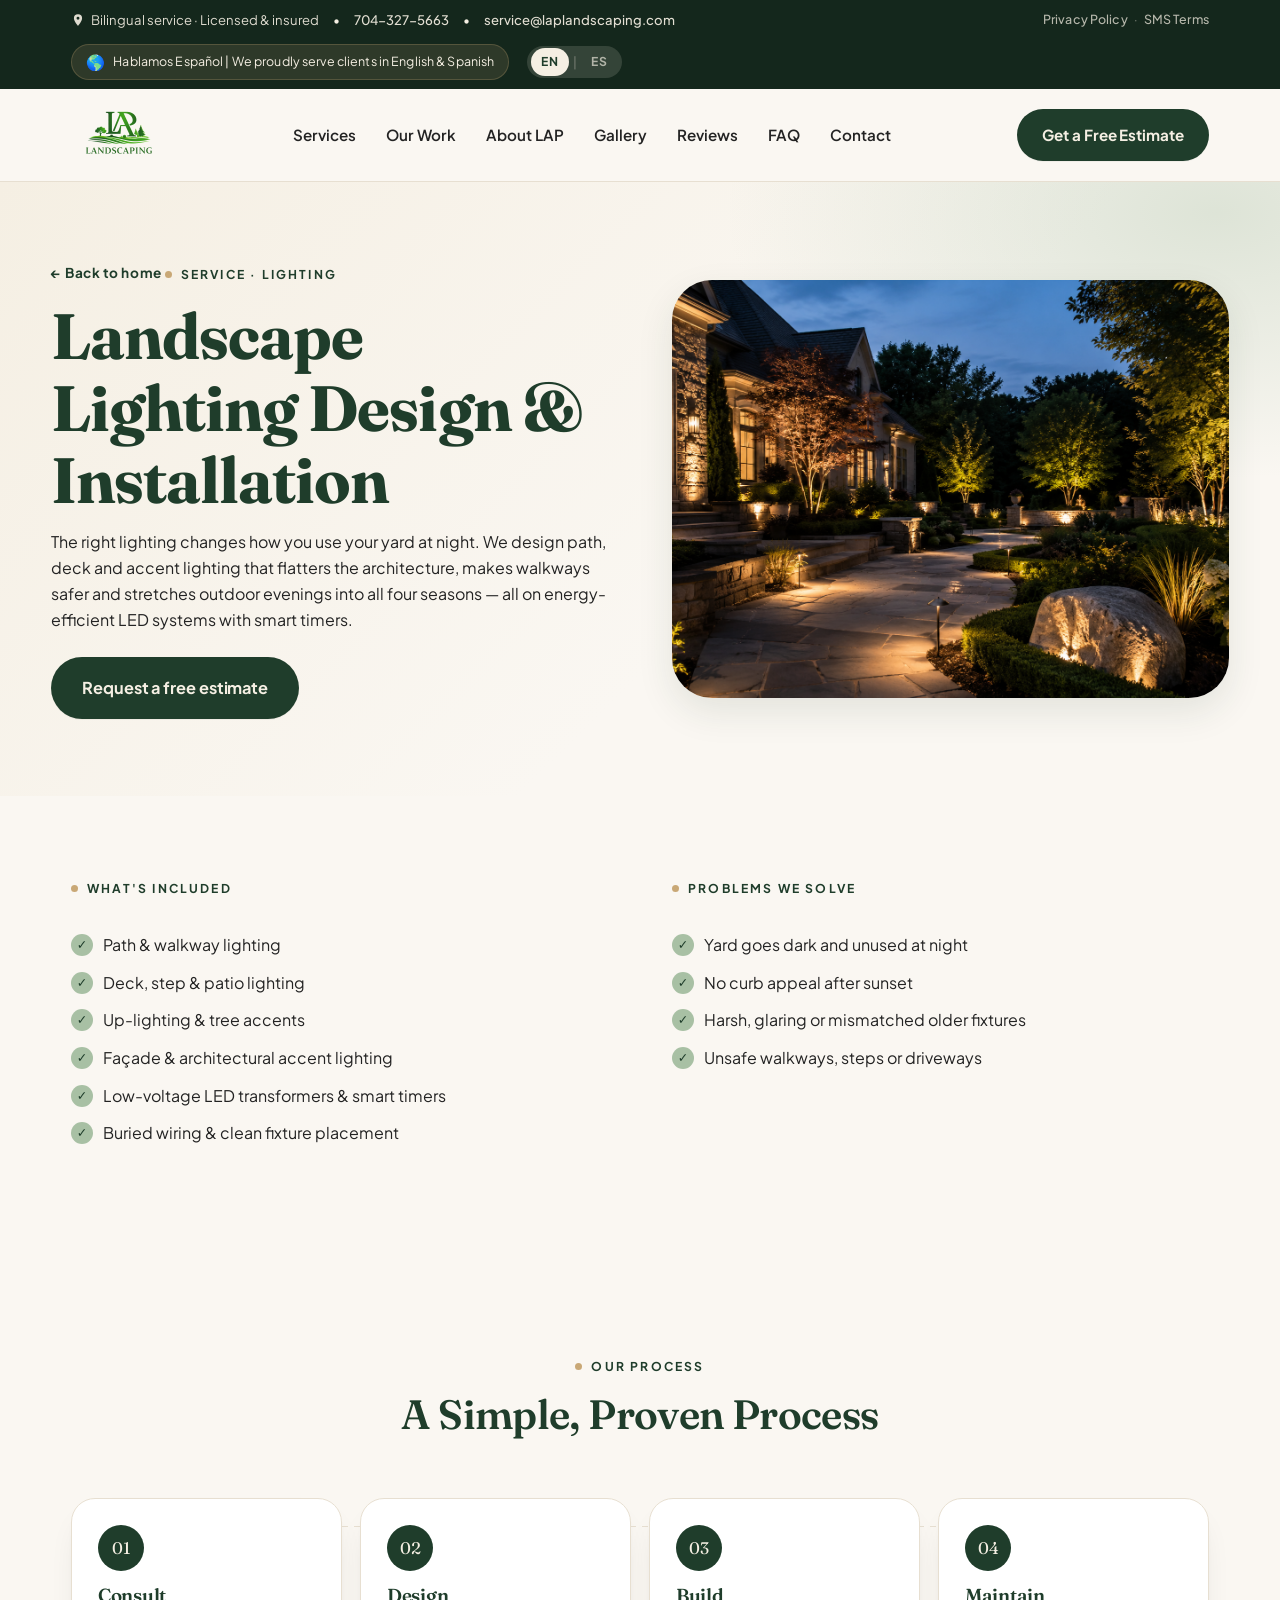
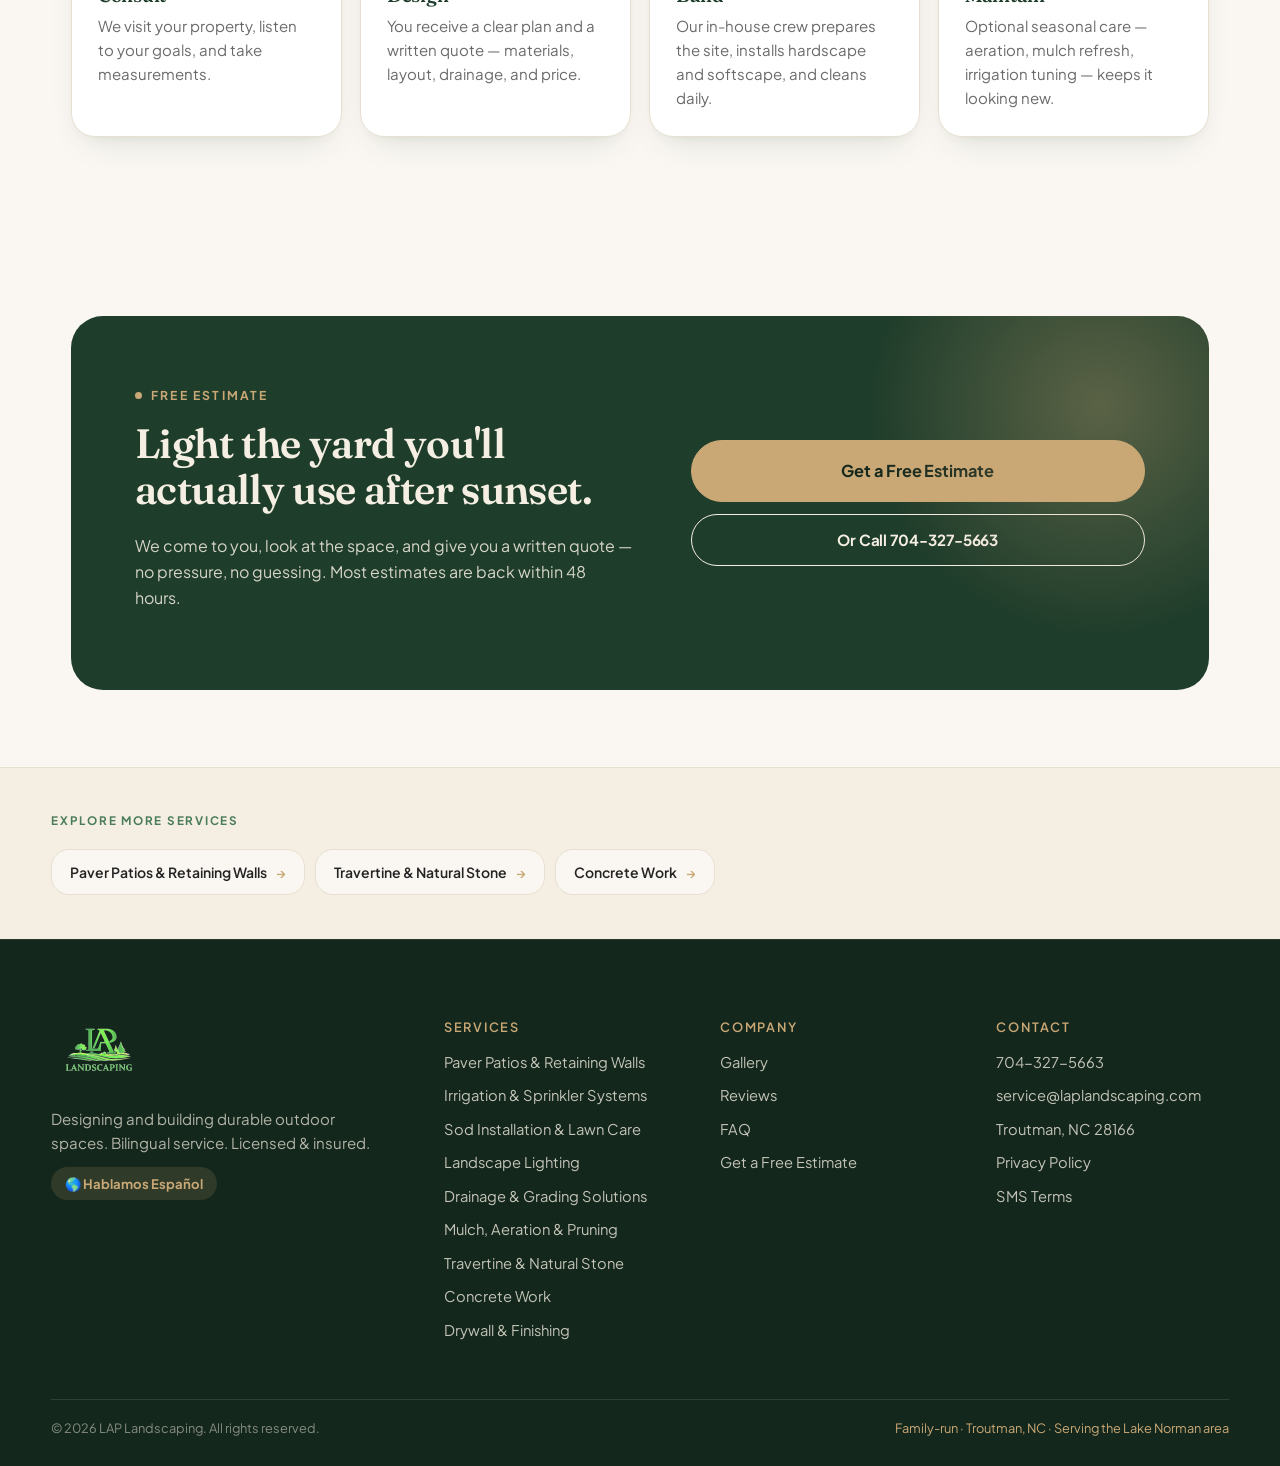
<file: services/landscape-lighting.html>
<!doctype html>
<html lang="en" data-lang="en">
<head>
<meta charset="utf-8" />
<meta name="viewport" content="width=device-width, initial-scale=1" />
<title>Landscape Lighting | Troutman &amp; Lake Norman NC | LAP Landscaping</title>
<meta name="description" content="Low-voltage path, deck and accent landscape lighting in Troutman, Mooresville and the Lake Norman area. LED, smart-controlled, installed by LAP. Free estimate." />
<link rel="canonical" href="https://laplandscaping.com/services/landscape-lighting.html" />
<meta property="og:type" content="website" />
<meta property="og:title" content="Landscape Lighting | Troutman &amp; Lake Norman NC | LAP Landscaping" />
<meta property="og:description" content="Low-voltage path, deck and accent landscape lighting in the Lake Norman area. LED, smart-controlled." />
<meta property="og:url" content="https://laplandscaping.com/services/landscape-lighting.html" />
<meta property="og:image" content="https://laplandscaping.com/reference/photos/lap-lighting-hero.png" />
<meta name="twitter:card" content="summary_large_image" />
<script type="application/ld+json">
{"@context":"https://schema.org","@type":"Service","serviceType":"Landscape Lighting","provider":{"@type":"LandscapingBusiness","name":"LAP Landscaping","telephone":"+1-704-327-5663","url":"https://laplandscaping.com/","address":{"@type":"PostalAddress","addressLocality":"Troutman","addressRegion":"NC","postalCode":"28166","addressCountry":"US"}},"areaServed":[{"@type":"City","name":"Troutman"},{"@type":"City","name":"Mooresville"},{"@type":"City","name":"Statesville"},{"@type":"City","name":"Davidson"},{"@type":"City","name":"Cornelius"},{"@type":"City","name":"Huntersville"},{"@type":"Place","name":"Lake Norman"}],"description":"Low-voltage path, deck and accent landscape lighting — LED, smart-controlled."}
</script>
<script type="application/ld+json">
{"@context":"https://schema.org","@type":"BreadcrumbList","itemListElement":[{"@type":"ListItem","position":1,"name":"Home","item":"https://laplandscaping.com/"},{"@type":"ListItem","position":2,"name":"Services","item":"https://laplandscaping.com/#services"},{"@type":"ListItem","position":3,"name":"Landscape Lighting","item":"https://laplandscaping.com/services/landscape-lighting.html"}]}
</script>
<link rel="preconnect" href="https://fonts.googleapis.com" /><link rel="preconnect" href="https://fonts.gstatic.com" crossorigin /><link rel="preconnect" href="https://images.unsplash.com" />
<link href="https://fonts.googleapis.com/css2?family=Fraunces:opsz,wght@9..144,400;9..144,500;9..144,600;9..144,700&family=Plus+Jakarta+Sans:wght@400;500;600;700;800&display=swap" rel="stylesheet" />
<link rel="stylesheet" href="../styles.css" />
</head>
<body>
<div class="util"><div class="util-inner">
  <span class="util-loc"><svg viewBox="0 0 24 24" width="14" height="14" aria-hidden="true"><path fill="currentColor" d="M12 2a7 7 0 0 0-7 7c0 5 7 13 7 13s7-8 7-13a7 7 0 0 0-7-7Zm0 9.5A2.5 2.5 0 1 1 12 6.5a2.5 2.5 0 0 1 0 5Z"/></svg><span>Bilingual service · Licensed &amp; insured</span></span>
  <span class="util-sep">•</span><a class="util-link" href="tel:+17043275663">704-327-5663</a>
  <span class="util-sep">•</span><a class="util-link util-mail" href="mailto:service@laplandscaping.com">service@laplandscaping.com</a>
  <span class="util-spacer"></span>
  <span class="util-legal-group"><a class="util-link util-legal" href="../privacy-policy.html">Privacy Policy</a><span class="util-legal-sep" aria-hidden="true">&middot;</span><a class="util-link util-legal" href="../sms-terms.html">SMS Terms</a></span><span class="util-bilingual"><span class="bilingual-flag">🌎</span><span data-i18n="util.bilingual">Hablamos Español · We serve clients in English &amp; Spanish</span></span>
  <div class="lang-toggle" role="group" aria-label="Language">
    <button type="button" class="lang-btn is-active" data-lang-btn="en" aria-pressed="true">EN</button>
    <span aria-hidden="true">|</span>
    <button type="button" class="lang-btn" data-lang-btn="es" aria-pressed="false">ES</button>
  </div>
</div></div>
<header class="hdr" id="top"><div class="hdr-inner">
  <a href="../index.html" class="brand" aria-label="LAP Landscaping home"><img src="../reference/lap-logo.png" alt="LAP Landscaping" class="brand-logo" /></a>
  <nav class="nav">
    <a href="../index.html#services" data-i18n="nav.services">Services</a>
    <a href="../index.html#projects" data-i18n="nav.work">Our Work</a>
    <a href="../index.html#about" data-i18n="nav.about">About LAP</a>
    <a href="../gallery.html" data-i18n="nav.gallery">Gallery</a>
    <a href="../index.html#reviews" data-i18n="nav.reviews">Reviews</a>
    <a href="../index.html#faq" data-i18n="nav.faq">FAQ</a>
    <a href="../index.html#contact" data-i18n="nav.contact">Contact</a>
  </nav>
  <a class="btn btn-primary nav-cta" href="https://www.yardbook.com/new_quote/9253aae7eebb09e976391f2283048f217c78b0cf" target="_blank" rel="noopener" data-i18n="cta.estimate">Get a Free Estimate</a>
  <button class="nav-toggle" aria-label="Toggle nav" aria-expanded="false" aria-controls="mnav"><span></span><span></span><span></span></button>
</div>
<div class="mnav" id="mnav" hidden>
  <a href="../index.html#services" data-i18n="nav.services">Services</a>
  <a href="../index.html#projects" data-i18n="nav.work">Our Work</a>
  <a href="../index.html#about" data-i18n="nav.about">About LAP</a>
  <a href="../index.html#reviews" data-i18n="nav.reviews">Reviews</a>
  <a href="../index.html#faq" data-i18n="nav.faq">FAQ</a>
  <a href="../index.html#contact" data-i18n="nav.contact">Contact</a>
  <a class="btn btn-primary" href="https://www.yardbook.com/new_quote/9253aae7eebb09e976391f2283048f217c78b0cf" target="_blank" rel="noopener" data-i18n="cta.estimate">Get a Free Estimate</a>
</div></header>

<section class="svc-page-hero"><div class="svc-page-hero-inner">
  <div class="reveal">
    <a href="../index.html" class="svc-back-link" data-i18n="svc.back">← Back to home</a>
    <span class="eyebrow"><span class="dot"></span> <span data-en="Service · Lighting" data-es="Servicio · Iluminación">Service · Lighting</span></span>
    <h1 data-en="Landscape Lighting Design &amp; Installation" data-es="Diseño e Instalación de Iluminación de Jardín">Landscape Lighting Design &amp; Installation</h1>
    <p class="lede" data-en="The right lighting changes how you use your yard at night. We design path, deck and accent lighting that flatters the architecture, makes walkways safer and stretches outdoor evenings into all four seasons — all on energy-efficient LED systems with smart timers." data-es="La iluminación correcta cambia cómo se usa el patio de noche. Diseñamos iluminación de senderos, terrazas y acentos que destaca la arquitectura, hace las áreas más seguras y extiende las noches al aire libre en las cuatro estaciones — todo con LED de bajo consumo y temporizadores inteligentes.">The right lighting changes how you use your yard at night. We design path, deck and accent lighting that flatters the architecture, makes walkways safer and stretches outdoor evenings into all four seasons — all on energy-efficient LED systems with smart timers.</p>
    <a class="btn btn-primary btn-lg" href="https://www.yardbook.com/new_quote/9253aae7eebb09e976391f2283048f217c78b0cf" target="_blank" rel="noopener" data-i18n="svc.cta">Request a free estimate</a>
  </div>
  <div class="reveal">
    <img class="svc-hero-photo" src="../reference/photos/lap-lighting-hero.png" alt="Premium landscape lighting on a stone walkway with uplit trees and warm path lights at dusk" loading="eager" data-fallback-tile="lighting" />
  </div>
</div></section>

<section class="svc-section"><div class="svc-cols">
  <div class="reveal">
    <span class="eyebrow"><span class="dot"></span> <span data-i18n="svc.h.includes">What's included</span></span>
    <ul class="check">
      <li data-en="Path &amp; walkway lighting" data-es="Iluminación de senderos y caminos">Path &amp; walkway lighting</li>
      <li data-en="Deck, step &amp; patio lighting" data-es="Iluminación de terrazas, escalones y patios">Deck, step &amp; patio lighting</li>
      <li data-en="Up-lighting &amp; tree accents" data-es="Iluminación ascendente y acentos en árboles">Up-lighting &amp; tree accents</li>
      <li data-en="Façade &amp; architectural accent lighting" data-es="Iluminación de fachada y acentos arquitectónicos">Façade &amp; architectural accent lighting</li>
      <li data-en="Low-voltage LED transformers &amp; smart timers" data-es="Transformadores LED de bajo voltaje y temporizadores inteligentes">Low-voltage LED transformers &amp; smart timers</li>
      <li data-en="Buried wiring &amp; clean fixture placement" data-es="Cableado enterrado y colocación limpia de luminarias">Buried wiring &amp; clean fixture placement</li>
    </ul>
  </div>
  <div class="reveal">
    <span class="eyebrow"><span class="dot"></span> <span data-i18n="svc.h.problems">Problems we solve</span></span>
    <ul class="check">
      <li data-en="Yard goes dark and unused at night" data-es="El patio queda oscuro y sin uso de noche">Yard goes dark and unused at night</li>
      <li data-en="No curb appeal after sunset" data-es="Sin presencia de la casa después del atardecer">No curb appeal after sunset</li>
      <li data-en="Harsh, glaring or mismatched older fixtures" data-es="Luminarias viejas con brillo molesto o sin estilo">Harsh, glaring or mismatched older fixtures</li>
      <li data-en="Unsafe walkways, steps or driveways" data-es="Caminos, escalones o entradas inseguros">Unsafe walkways, steps or driveways</li>
    </ul>
  </div>
</div></section>

<section class="section process-section">
  <div class="section-head reveal"><span class="eyebrow"><span class="dot"></span> <span data-i18n="svc.h.process">Our process</span></span><h2 data-i18n="process.title">A simple, four-step path from idea to finished yard.</h2></div>
  <ol class="process">
    <li class="reveal"><span class="step-n">01</span><h3 data-i18n="process.s1.h">Consult</h3><p data-i18n="process.s1.p">We visit your property, listen to how you want to use the space and take measurements.</p></li>
    <li class="reveal"><span class="step-n">02</span><h3 data-i18n="process.s2.h">Design</h3><p data-i18n="process.s2.p">You get a clear plan and a written quote — materials, layout, drainage, timing, and price.</p></li>
    <li class="reveal"><span class="step-n">03</span><h3 data-i18n="process.s3.h">Build</h3><p data-i18n="process.s3.p">Our in-house crew prepares the site, installs hardscape and softscape, and cleans up daily.</p></li>
    <li class="reveal"><span class="step-n">04</span><h3 data-i18n="process.s4.h">Maintain</h3><p data-i18n="process.s4.p">Optional seasonal care — aeration, mulch refresh, irrigation tuning — keeps it looking new.</p></li>
  </ol>
</section>

<section class="section cta-section"><div class="cta-card reveal">
  <div class="cta-copy">
    <span class="eyebrow light"><span class="dot light"></span> <span data-i18n="cta.eyebrow">Free estimate</span></span>
    <h2 data-en="Light the yard you'll actually use after sunset." data-es="Ilumine el patio que realmente va a usar después del atardecer.">Light the yard you'll actually use after sunset.</h2>
    <p data-i18n="cta.p">No pressure, no upsell. We'll walk the property, ask about how you want to use it, and follow up with a written quote that lays out scope, materials and price.</p>
  </div>
  <div class="cta-form">
    <a class="btn btn-tan btn-lg btn-block" href="https://www.yardbook.com/new_quote/9253aae7eebb09e976391f2283048f217c78b0cf" target="_blank" rel="noopener" data-i18n="cta.btn1">Open the estimate form →</a>
    <a class="btn btn-ghost btn-block" href="tel:+17043275663" data-i18n="cta.btn2">Or call 704-327-5663</a>
  </div>
</div></section>


<section class="more-svcs">
  <div class="more-svcs-inner">
    <p class="more-svcs-label" data-i18n="svc.more">Explore more services</p>
    <div class="more-svcs-grid">
      <a href="paver-patios-retaining-walls.html" class="ms-card">
        <span data-i18n="svc.patio.h">Paver Patios &amp; Retaining Walls</span>
        <span class="ms-arrow" aria-hidden="true">→</span>
      </a>
      <a href="travertine-natural-stone.html" class="ms-card">
        <span data-i18n="svc.stone.h">Travertine &amp; Natural Stone</span>
        <span class="ms-arrow" aria-hidden="true">→</span>
      </a>
      <a href="concrete-work.html" class="ms-card">
        <span data-i18n="svc.concrete.h">Concrete Work</span>
        <span class="ms-arrow" aria-hidden="true">→</span>
      </a>
    </div>
  </div>
</section>

<footer class="ftr"><div class="ftr-inner">
  <div class="ftr-brand">
    <a href="../index.html" class="brand"><img src="../reference/lap-logo.png" alt="LAP Landscaping" class="brand-logo brand-logo-light" /></a>
    <p data-i18n="ftr.about">Designing and building durable outdoor spaces. Bilingual service. Licensed &amp; insured.</p>
    <span class="ftr-bilingual" data-i18n="ftr.bilingual">🌎 Hablamos Español</span>
  </div>
  <div class="ftr-col"><h4 data-i18n="ftr.h.services">Services</h4>
    <a href="paver-patios-retaining-walls.html" data-i18n="svc.patio.h">Paver Patios &amp; Retaining Walls</a>
    <a href="irrigation-sprinkler-systems.html" data-i18n="svc.irr.h">Irrigation &amp; Sprinkler Systems</a>
    <a href="sod-installation-lawn-care.html" data-i18n="svc.sod.h">Sod Installation &amp; Lawn Care</a>
    <a href="landscape-lighting.html" data-i18n="svc.light.h">Landscape Lighting</a>
    <a href="drainage-grading-solutions.html" data-i18n="svc.drain.h">Drainage &amp; Grading Solutions</a>
    <a href="mulch-aeration-pruning.html" data-i18n="svc.lawn.h">Mulch, Aeration &amp; Pruning</a>
    <a href="travertine-natural-stone.html" data-i18n="svc.stone.h">Travertine &amp; Natural Stone</a>
    <a href="concrete-work.html" data-i18n="svc.concrete.h">Concrete Work</a>
    <a href="drywall-finishing.html" data-i18n="svc.dry.h">Drywall &amp; Finishing</a>
  </div>
  <div class="ftr-col"><h4 data-i18n="ftr.h.company">Company</h4>
    <a href="../gallery.html" data-i18n="nav.gallery">Gallery</a>
    <a href="../index.html#reviews" data-i18n="nav.reviews">Reviews</a>
    <a href="../index.html#faq" data-i18n="nav.faq">FAQ</a>
    <a href="https://www.yardbook.com/new_quote/9253aae7eebb09e976391f2283048f217c78b0cf" target="_blank" rel="noopener" data-i18n="cta.estimate">Get a Free Estimate</a>
  </div>
  <div class="ftr-col"><h4 data-i18n="ftr.h.contact">Contact</h4>
    <a href="tel:+17043275663">704-327-5663</a>
    <a href="mailto:service@laplandscaping.com">service@laplandscaping.com</a>
    <span data-i18n="ftr.addr">Troutman, NC 28166</span>
    <a href="../privacy-policy.html" data-i18n="ftr.privacy">Privacy Policy</a>
      <a href="../sms-terms.html" data-i18n="ftr.sms">SMS Terms</a>
  </div>
</div>
<div class="ftr-base"><span>© <span id="yr"></span> LAP Landscaping. <span data-i18n="ftr.rights">All rights reserved.</span></span><span class="ftr-flag" data-i18n="ftr.flag">Family-run · Troutman, NC · Serving the Lake Norman area</span></div>
</footer>

<div class="sticky-cta"><a href="tel:+17043275663" class="sc-btn sc-call" data-i18n="sticky.call">Call</a><a href="https://www.yardbook.com/new_quote/9253aae7eebb09e976391f2283048f217c78b0cf" target="_blank" rel="noopener" class="sc-btn sc-est" data-i18n="cta.estimate">Get a Free Estimate</a></div>
<script src="../script.js"></script>
</body></html>
</file>
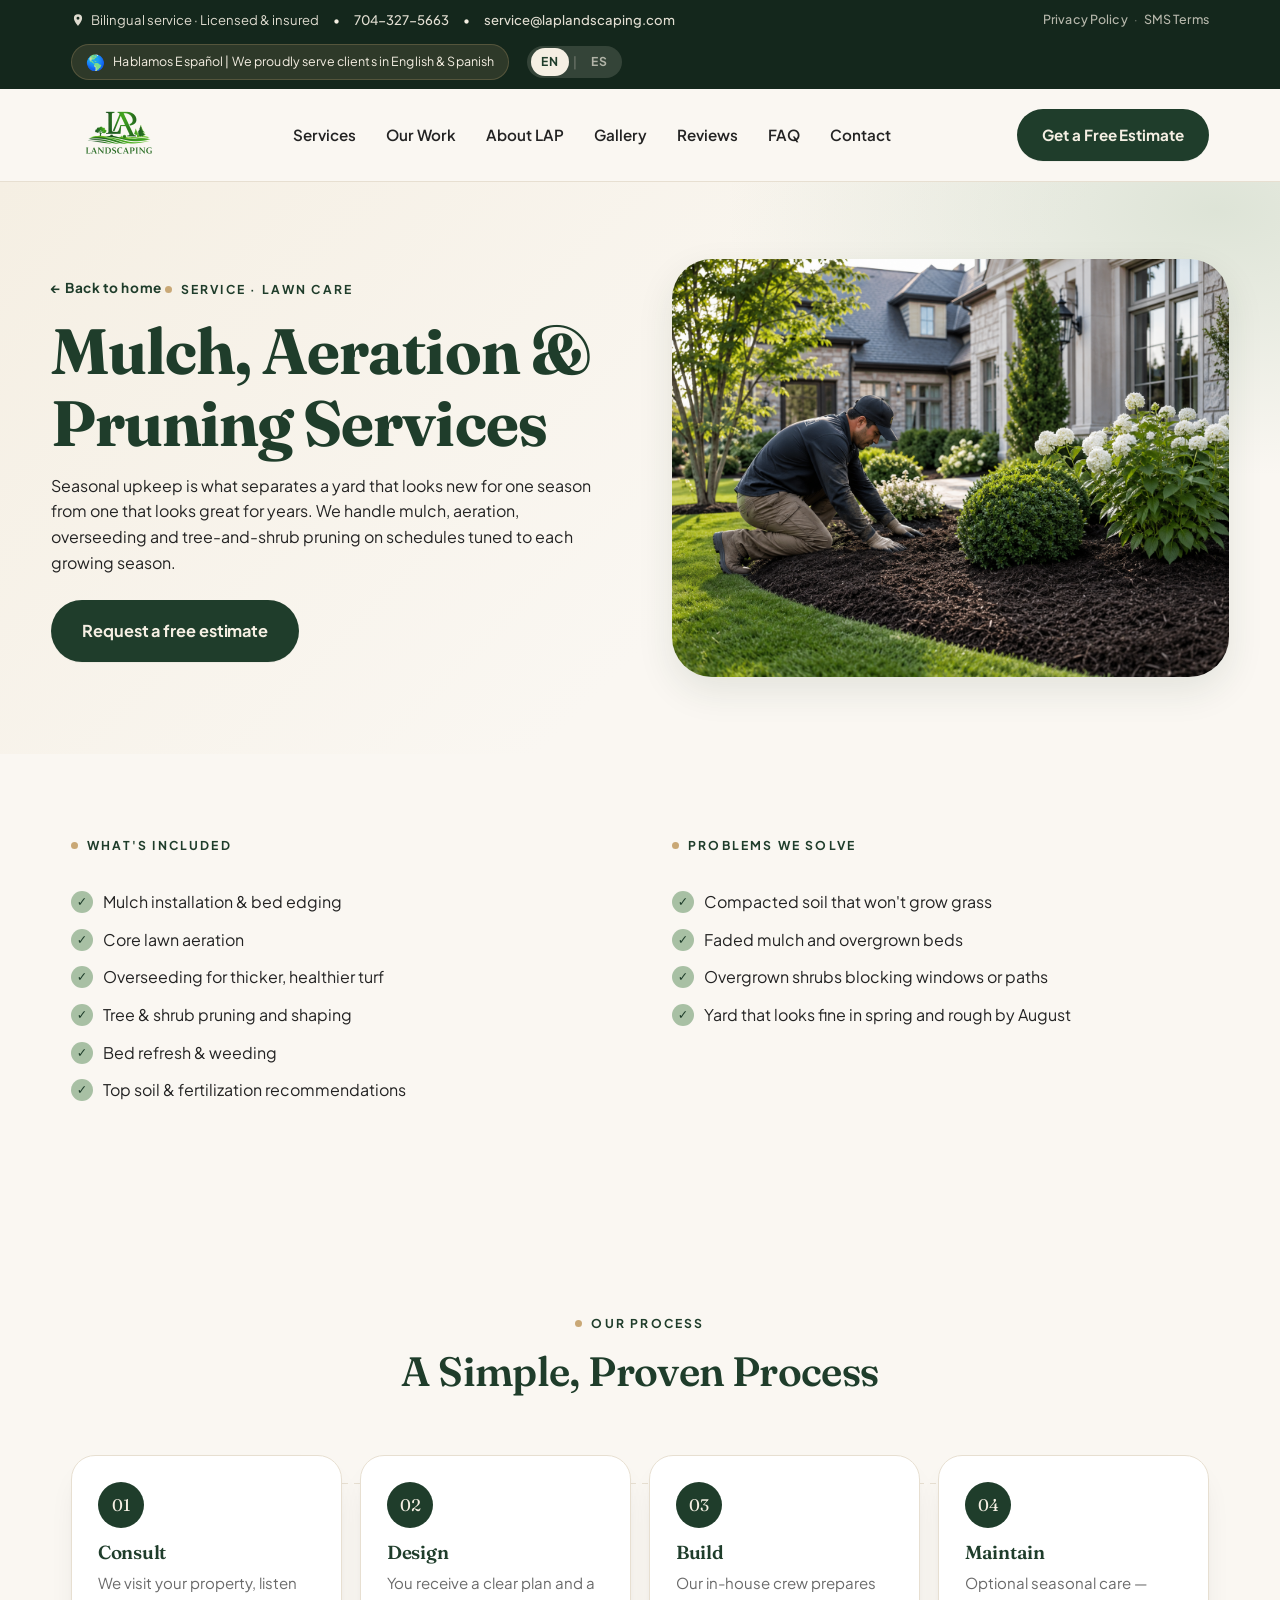
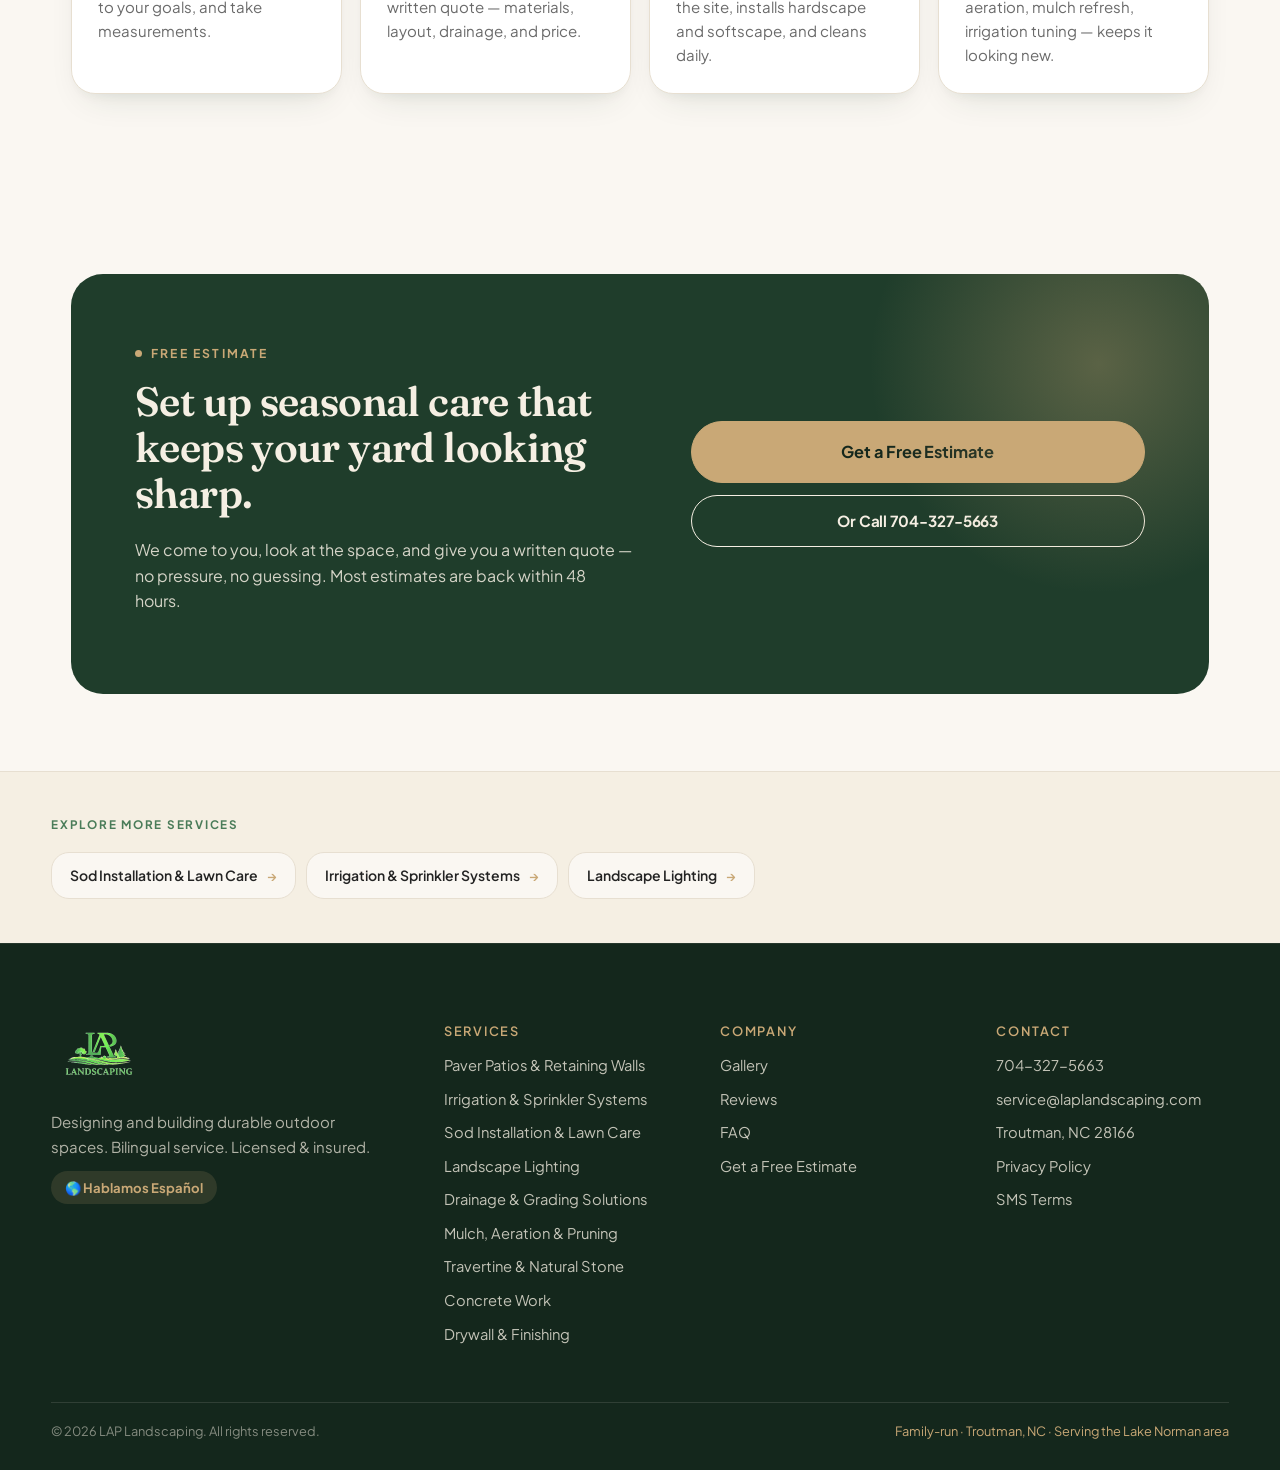
<file: services/mulch-aeration-pruning.html>
<!doctype html>
<html lang="en" data-lang="en">
<head>
<meta charset="utf-8" />
<meta name="viewport" content="width=device-width, initial-scale=1" />
<title>Mulch, Aeration &amp; Pruning | Lake Norman NC | LAP Landscaping</title>
<meta name="description" content="Mulch installation, lawn aeration, overseeding, and tree/shrub pruning across Troutman and the Lake Norman area. Seasonal yard care. Free estimate." />
<link rel="canonical" href="https://laplandscaping.com/services/mulch-aeration-pruning.html" />
<meta property="og:type" content="website" />
<meta property="og:title" content="Mulch, Aeration &amp; Pruning | Lake Norman NC | LAP Landscaping" />
<meta property="og:description" content="Mulch, lawn aeration, overseeding, tree and shrub pruning across the Lake Norman area." />
<meta property="og:url" content="https://laplandscaping.com/services/mulch-aeration-pruning.html" />
<meta property="og:image" content="https://laplandscaping.com/reference/photos/lap-mulch-hero.png" />
<meta name="twitter:card" content="summary_large_image" />
<script type="application/ld+json">
{"@context":"https://schema.org","@type":"Service","serviceType":"Mulch, Aeration & Pruning","provider":{"@type":"LandscapingBusiness","name":"LAP Landscaping","telephone":"+1-704-327-5663","url":"https://laplandscaping.com/","address":{"@type":"PostalAddress","addressLocality":"Troutman","addressRegion":"NC","postalCode":"28166","addressCountry":"US"}},"areaServed":[{"@type":"City","name":"Troutman"},{"@type":"City","name":"Mooresville"},{"@type":"City","name":"Statesville"},{"@type":"City","name":"Davidson"},{"@type":"City","name":"Cornelius"},{"@type":"City","name":"Huntersville"},{"@type":"Place","name":"Lake Norman"}],"description":"Mulch installation, lawn aeration, overseeding, tree and shrub pruning."}
</script>
<script type="application/ld+json">
{"@context":"https://schema.org","@type":"BreadcrumbList","itemListElement":[{"@type":"ListItem","position":1,"name":"Home","item":"https://laplandscaping.com/"},{"@type":"ListItem","position":2,"name":"Services","item":"https://laplandscaping.com/#services"},{"@type":"ListItem","position":3,"name":"Mulch, Aeration & Pruning","item":"https://laplandscaping.com/services/mulch-aeration-pruning.html"}]}
</script>
<link rel="preconnect" href="https://fonts.googleapis.com" /><link rel="preconnect" href="https://fonts.gstatic.com" crossorigin /><link rel="preconnect" href="https://images.unsplash.com" />
<link href="https://fonts.googleapis.com/css2?family=Fraunces:opsz,wght@9..144,400;9..144,500;9..144,600;9..144,700&family=Plus+Jakarta+Sans:wght@400;500;600;700;800&display=swap" rel="stylesheet" />
<link rel="stylesheet" href="../styles.css" />
</head>
<body>
<div class="util"><div class="util-inner">
  <span class="util-loc"><svg viewBox="0 0 24 24" width="14" height="14" aria-hidden="true"><path fill="currentColor" d="M12 2a7 7 0 0 0-7 7c0 5 7 13 7 13s7-8 7-13a7 7 0 0 0-7-7Zm0 9.5A2.5 2.5 0 1 1 12 6.5a2.5 2.5 0 0 1 0 5Z"/></svg><span>Bilingual service · Licensed &amp; insured</span></span>
  <span class="util-sep">•</span><a class="util-link" href="tel:+17043275663">704-327-5663</a>
  <span class="util-sep">•</span><a class="util-link util-mail" href="mailto:service@laplandscaping.com">service@laplandscaping.com</a>
  <span class="util-spacer"></span>
  <span class="util-legal-group"><a class="util-link util-legal" href="../privacy-policy.html">Privacy Policy</a><span class="util-legal-sep" aria-hidden="true">&middot;</span><a class="util-link util-legal" href="../sms-terms.html">SMS Terms</a></span><span class="util-bilingual"><span class="bilingual-flag">🌎</span><span data-i18n="util.bilingual">Hablamos Español · We serve clients in English &amp; Spanish</span></span>
  <div class="lang-toggle" role="group" aria-label="Language">
    <button type="button" class="lang-btn is-active" data-lang-btn="en" aria-pressed="true">EN</button>
    <span aria-hidden="true">|</span>
    <button type="button" class="lang-btn" data-lang-btn="es" aria-pressed="false">ES</button>
  </div>
</div></div>
<header class="hdr" id="top"><div class="hdr-inner">
  <a href="../index.html" class="brand" aria-label="LAP Landscaping home"><img src="../reference/lap-logo.png" alt="LAP Landscaping" class="brand-logo" /></a>
  <nav class="nav">
    <a href="../index.html#services" data-i18n="nav.services">Services</a>
    <a href="../index.html#projects" data-i18n="nav.work">Our Work</a>
    <a href="../index.html#about" data-i18n="nav.about">About LAP</a>
    <a href="../gallery.html" data-i18n="nav.gallery">Gallery</a>
    <a href="../index.html#reviews" data-i18n="nav.reviews">Reviews</a>
    <a href="../index.html#faq" data-i18n="nav.faq">FAQ</a>
    <a href="../index.html#contact" data-i18n="nav.contact">Contact</a>
  </nav>
  <a class="btn btn-primary nav-cta" href="https://www.yardbook.com/new_quote/9253aae7eebb09e976391f2283048f217c78b0cf" target="_blank" rel="noopener" data-i18n="cta.estimate">Get a Free Estimate</a>
  <button class="nav-toggle" aria-label="Toggle nav" aria-expanded="false" aria-controls="mnav"><span></span><span></span><span></span></button>
</div>
<div class="mnav" id="mnav" hidden>
  <a href="../index.html#services" data-i18n="nav.services">Services</a>
  <a href="../index.html#projects" data-i18n="nav.work">Our Work</a>
  <a href="../index.html#about" data-i18n="nav.about">About LAP</a>
  <a href="../index.html#reviews" data-i18n="nav.reviews">Reviews</a>
  <a href="../index.html#faq" data-i18n="nav.faq">FAQ</a>
  <a href="../index.html#contact" data-i18n="nav.contact">Contact</a>
  <a class="btn btn-primary" href="https://www.yardbook.com/new_quote/9253aae7eebb09e976391f2283048f217c78b0cf" target="_blank" rel="noopener" data-i18n="cta.estimate">Get a Free Estimate</a>
</div></header>

<section class="svc-page-hero"><div class="svc-page-hero-inner">
  <div class="reveal">
    <a href="../index.html" class="svc-back-link" data-i18n="svc.back">← Back to home</a>
    <span class="eyebrow"><span class="dot"></span> <span data-en="Service · Lawn Care" data-es="Servicio · Mantenimiento">Service · Lawn Care</span></span>
    <h1 data-en="Mulch, Aeration &amp; Pruning Services" data-es="Servicios de Mantillo, Aireación y Poda">Mulch, Aeration &amp; Pruning Services</h1>
    <p class="lede" data-en="Seasonal upkeep is what separates a yard that looks new for one season from one that looks great for years. We handle mulch, aeration, overseeding and tree-and-shrub pruning on schedules tuned to each growing season." data-es="El mantenimiento de temporada es lo que separa un patio que se ve bien una temporada de uno que se ve bien durante años. Hacemos mantillo, aireación, sobresiembra y poda de árboles y arbustos en calendarios ajustados a cada estación de crecimiento.">Seasonal upkeep is what separates a yard that looks new for one season from one that looks great for years. We handle mulch, aeration, overseeding and tree-and-shrub pruning on schedules tuned to each growing season.</p>
    <a class="btn btn-primary btn-lg" href="https://www.yardbook.com/new_quote/9253aae7eebb09e976391f2283048f217c78b0cf" target="_blank" rel="noopener" data-i18n="svc.cta">Request a free estimate</a>
  </div>
  <div class="reveal">
    <img class="svc-hero-photo" src="../reference/photos/lap-mulch-hero.png" alt="Landscaper kneeling to spread fresh mulch around boxwood and hydrangea beds at a residential home" loading="eager" data-fallback-tile="lawn" />
  </div>
</div></section>

<section class="svc-section"><div class="svc-cols">
  <div class="reveal">
    <span class="eyebrow"><span class="dot"></span> <span data-i18n="svc.h.includes">What's included</span></span>
    <ul class="check">
      <li data-en="Mulch installation &amp; bed edging" data-es="Instalación de mantillo y bordes de canteros">Mulch installation &amp; bed edging</li>
      <li data-en="Core lawn aeration" data-es="Aireación de césped">Core lawn aeration</li>
      <li data-en="Overseeding for thicker, healthier turf" data-es="Sobresiembra para un césped más denso y sano">Overseeding for thicker, healthier turf</li>
      <li data-en="Tree &amp; shrub pruning and shaping" data-es="Poda y forma de árboles y arbustos">Tree &amp; shrub pruning and shaping</li>
      <li data-en="Bed refresh &amp; weeding" data-es="Renovación de canteros y eliminación de malezas">Bed refresh &amp; weeding</li>
      <li data-en="Top soil &amp; fertilization recommendations" data-es="Tierra superior y recomendaciones de fertilización">Top soil &amp; fertilization recommendations</li>
    </ul>
  </div>
  <div class="reveal">
    <span class="eyebrow"><span class="dot"></span> <span data-i18n="svc.h.problems">Problems we solve</span></span>
    <ul class="check">
      <li data-en="Compacted soil that won't grow grass" data-es="Suelo compactado que no deja crecer el césped">Compacted soil that won't grow grass</li>
      <li data-en="Faded mulch and overgrown beds" data-es="Mantillo descolorido y canteros descuidados">Faded mulch and overgrown beds</li>
      <li data-en="Overgrown shrubs blocking windows or paths" data-es="Arbustos crecidos tapando ventanas o caminos">Overgrown shrubs blocking windows or paths</li>
      <li data-en="Yard that looks fine in spring and rough by August" data-es="Patio que se ve bien en primavera y mal en agosto">Yard that looks fine in spring and rough by August</li>
    </ul>
  </div>
</div></section>

<section class="section process-section">
  <div class="section-head reveal"><span class="eyebrow"><span class="dot"></span> <span data-i18n="svc.h.process">Our process</span></span><h2 data-i18n="process.title">A simple, four-step path from idea to finished yard.</h2></div>
  <ol class="process">
    <li class="reveal"><span class="step-n">01</span><h3 data-i18n="process.s1.h">Consult</h3><p data-i18n="process.s1.p">We visit your property, listen to how you want to use the space and take measurements.</p></li>
    <li class="reveal"><span class="step-n">02</span><h3 data-i18n="process.s2.h">Design</h3><p data-i18n="process.s2.p">You get a clear plan and a written quote — materials, layout, drainage, timing, and price.</p></li>
    <li class="reveal"><span class="step-n">03</span><h3 data-i18n="process.s3.h">Build</h3><p data-i18n="process.s3.p">Our in-house crew prepares the site, installs hardscape and softscape, and cleans up daily.</p></li>
    <li class="reveal"><span class="step-n">04</span><h3 data-i18n="process.s4.h">Maintain</h3><p data-i18n="process.s4.p">Optional seasonal care — aeration, mulch refresh, irrigation tuning — keeps it looking new.</p></li>
  </ol>
</section>

<section class="section cta-section"><div class="cta-card reveal">
  <div class="cta-copy">
    <span class="eyebrow light"><span class="dot light"></span> <span data-i18n="cta.eyebrow">Free estimate</span></span>
    <h2 data-en="Set up seasonal care that keeps your yard looking sharp." data-es="Establezcamos un cuidado de temporada que mantenga su patio impecable.">Set up seasonal care that keeps your yard looking sharp.</h2>
    <p data-i18n="cta.p">No pressure, no upsell. We'll walk the property, ask about how you want to use it, and follow up with a written quote that lays out scope, materials and price.</p>
  </div>
  <div class="cta-form">
    <a class="btn btn-tan btn-lg btn-block" href="https://www.yardbook.com/new_quote/9253aae7eebb09e976391f2283048f217c78b0cf" target="_blank" rel="noopener" data-i18n="cta.btn1">Open the estimate form →</a>
    <a class="btn btn-ghost btn-block" href="tel:+17043275663" data-i18n="cta.btn2">Or call 704-327-5663</a>
  </div>
</div></section>


<section class="more-svcs">
  <div class="more-svcs-inner">
    <p class="more-svcs-label" data-i18n="svc.more">Explore more services</p>
    <div class="more-svcs-grid">
      <a href="sod-installation-lawn-care.html" class="ms-card">
        <span data-i18n="svc.sod.h">Sod Installation &amp; Lawn Care</span>
        <span class="ms-arrow" aria-hidden="true">→</span>
      </a>
      <a href="irrigation-sprinkler-systems.html" class="ms-card">
        <span data-i18n="svc.irr.h">Irrigation &amp; Sprinkler Systems</span>
        <span class="ms-arrow" aria-hidden="true">→</span>
      </a>
      <a href="landscape-lighting.html" class="ms-card">
        <span data-i18n="svc.light.h">Landscape Lighting</span>
        <span class="ms-arrow" aria-hidden="true">→</span>
      </a>
    </div>
  </div>
</section>

<footer class="ftr"><div class="ftr-inner">
  <div class="ftr-brand">
    <a href="../index.html" class="brand"><img src="../reference/lap-logo.png" alt="LAP Landscaping" class="brand-logo brand-logo-light" /></a>
    <p data-i18n="ftr.about">Designing and building durable outdoor spaces. Bilingual service. Licensed &amp; insured.</p>
    <span class="ftr-bilingual" data-i18n="ftr.bilingual">🌎 Hablamos Español</span>
  </div>
  <div class="ftr-col"><h4 data-i18n="ftr.h.services">Services</h4>
    <a href="paver-patios-retaining-walls.html" data-i18n="svc.patio.h">Paver Patios &amp; Retaining Walls</a>
    <a href="irrigation-sprinkler-systems.html" data-i18n="svc.irr.h">Irrigation &amp; Sprinkler Systems</a>
    <a href="sod-installation-lawn-care.html" data-i18n="svc.sod.h">Sod Installation &amp; Lawn Care</a>
    <a href="landscape-lighting.html" data-i18n="svc.light.h">Landscape Lighting</a>
    <a href="drainage-grading-solutions.html" data-i18n="svc.drain.h">Drainage &amp; Grading Solutions</a>
    <a href="mulch-aeration-pruning.html" data-i18n="svc.lawn.h">Mulch, Aeration &amp; Pruning</a>
    <a href="travertine-natural-stone.html" data-i18n="svc.stone.h">Travertine &amp; Natural Stone</a>
    <a href="concrete-work.html" data-i18n="svc.concrete.h">Concrete Work</a>
    <a href="drywall-finishing.html" data-i18n="svc.dry.h">Drywall &amp; Finishing</a>
  </div>
  <div class="ftr-col"><h4 data-i18n="ftr.h.company">Company</h4>
    <a href="../gallery.html" data-i18n="nav.gallery">Gallery</a>
    <a href="../index.html#reviews" data-i18n="nav.reviews">Reviews</a>
    <a href="../index.html#faq" data-i18n="nav.faq">FAQ</a>
    <a href="https://www.yardbook.com/new_quote/9253aae7eebb09e976391f2283048f217c78b0cf" target="_blank" rel="noopener" data-i18n="cta.estimate">Get a Free Estimate</a>
  </div>
  <div class="ftr-col"><h4 data-i18n="ftr.h.contact">Contact</h4>
    <a href="tel:+17043275663">704-327-5663</a>
    <a href="mailto:service@laplandscaping.com">service@laplandscaping.com</a>
    <span data-i18n="ftr.addr">Troutman, NC 28166</span>
    <a href="../privacy-policy.html" data-i18n="ftr.privacy">Privacy Policy</a>
      <a href="../sms-terms.html" data-i18n="ftr.sms">SMS Terms</a>
  </div>
</div>
<div class="ftr-base"><span>© <span id="yr"></span> LAP Landscaping. <span data-i18n="ftr.rights">All rights reserved.</span></span><span class="ftr-flag" data-i18n="ftr.flag">Family-run · Troutman, NC · Serving the Lake Norman area</span></div>
</footer>

<div class="sticky-cta"><a href="tel:+17043275663" class="sc-btn sc-call" data-i18n="sticky.call">Call</a><a href="https://www.yardbook.com/new_quote/9253aae7eebb09e976391f2283048f217c78b0cf" target="_blank" rel="noopener" class="sc-btn sc-est" data-i18n="cta.estimate">Get a Free Estimate</a></div>
<script src="../script.js"></script>
</body></html>
</file>
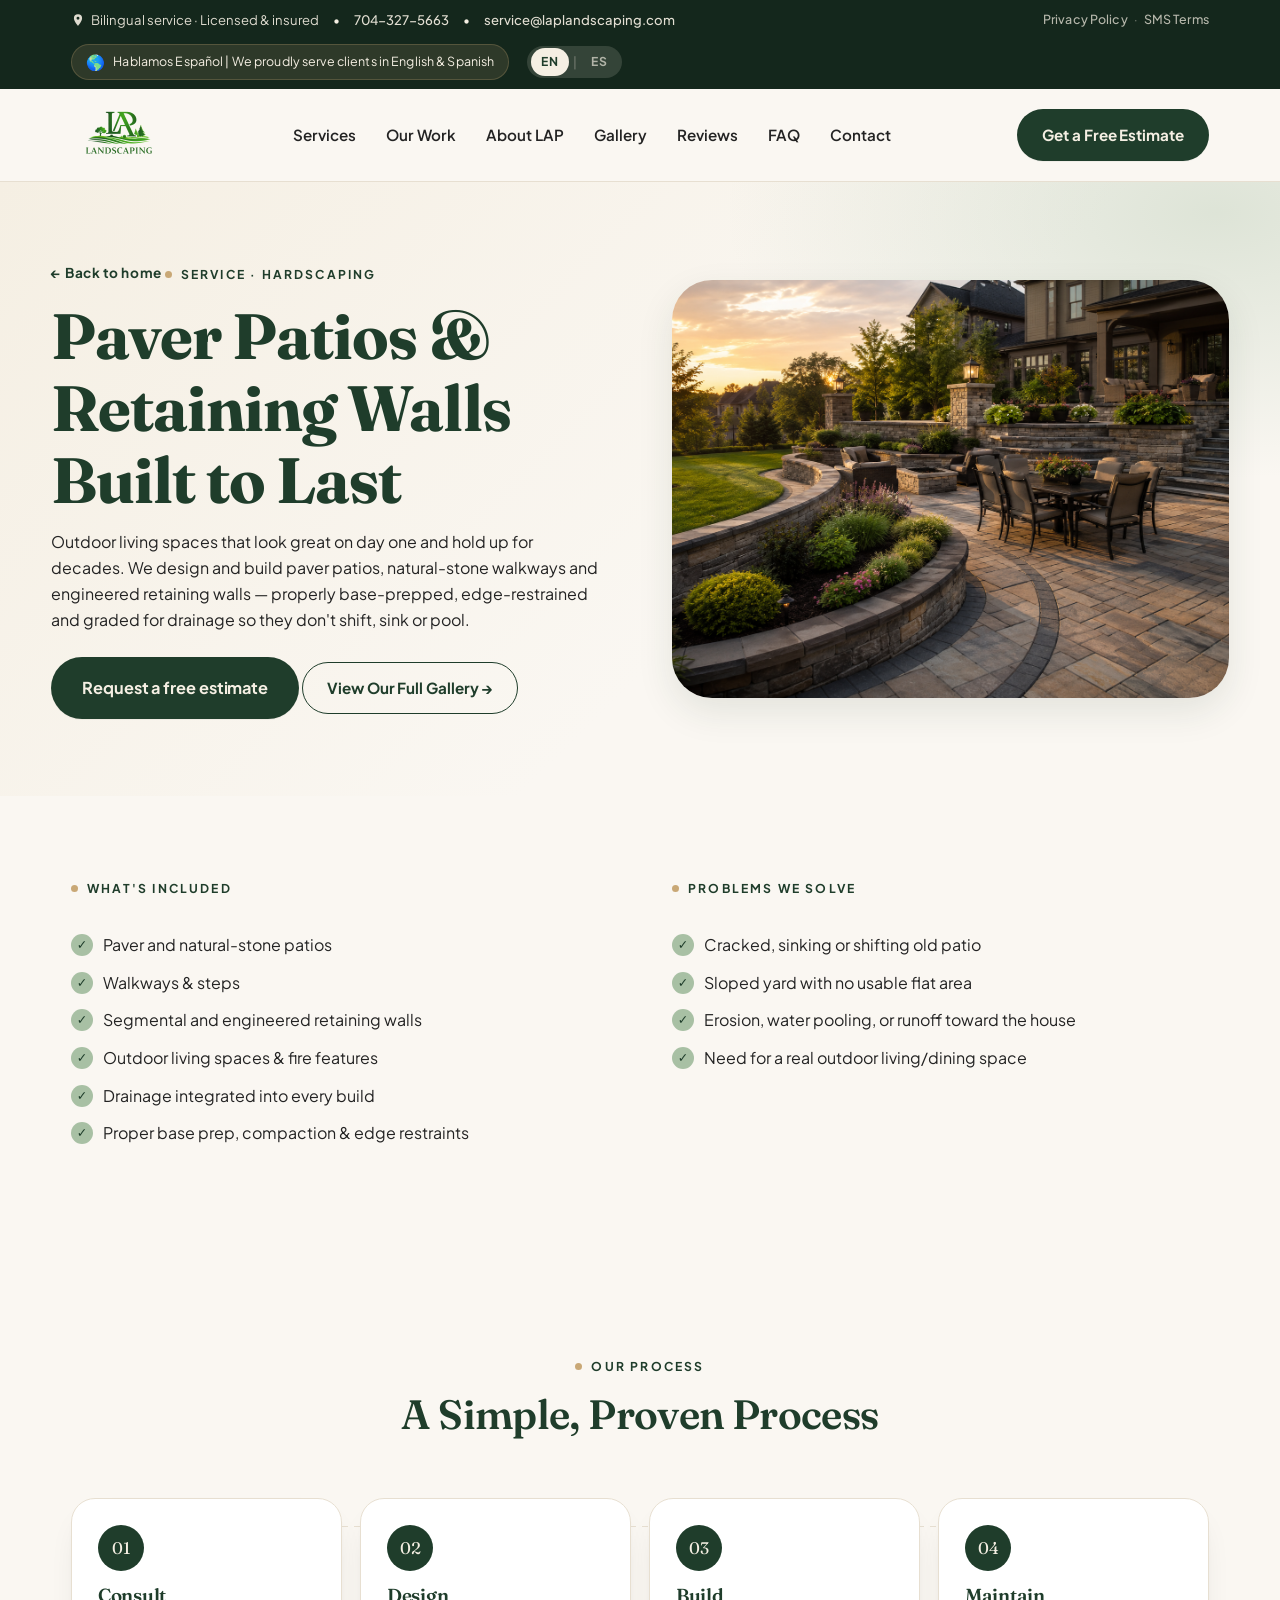
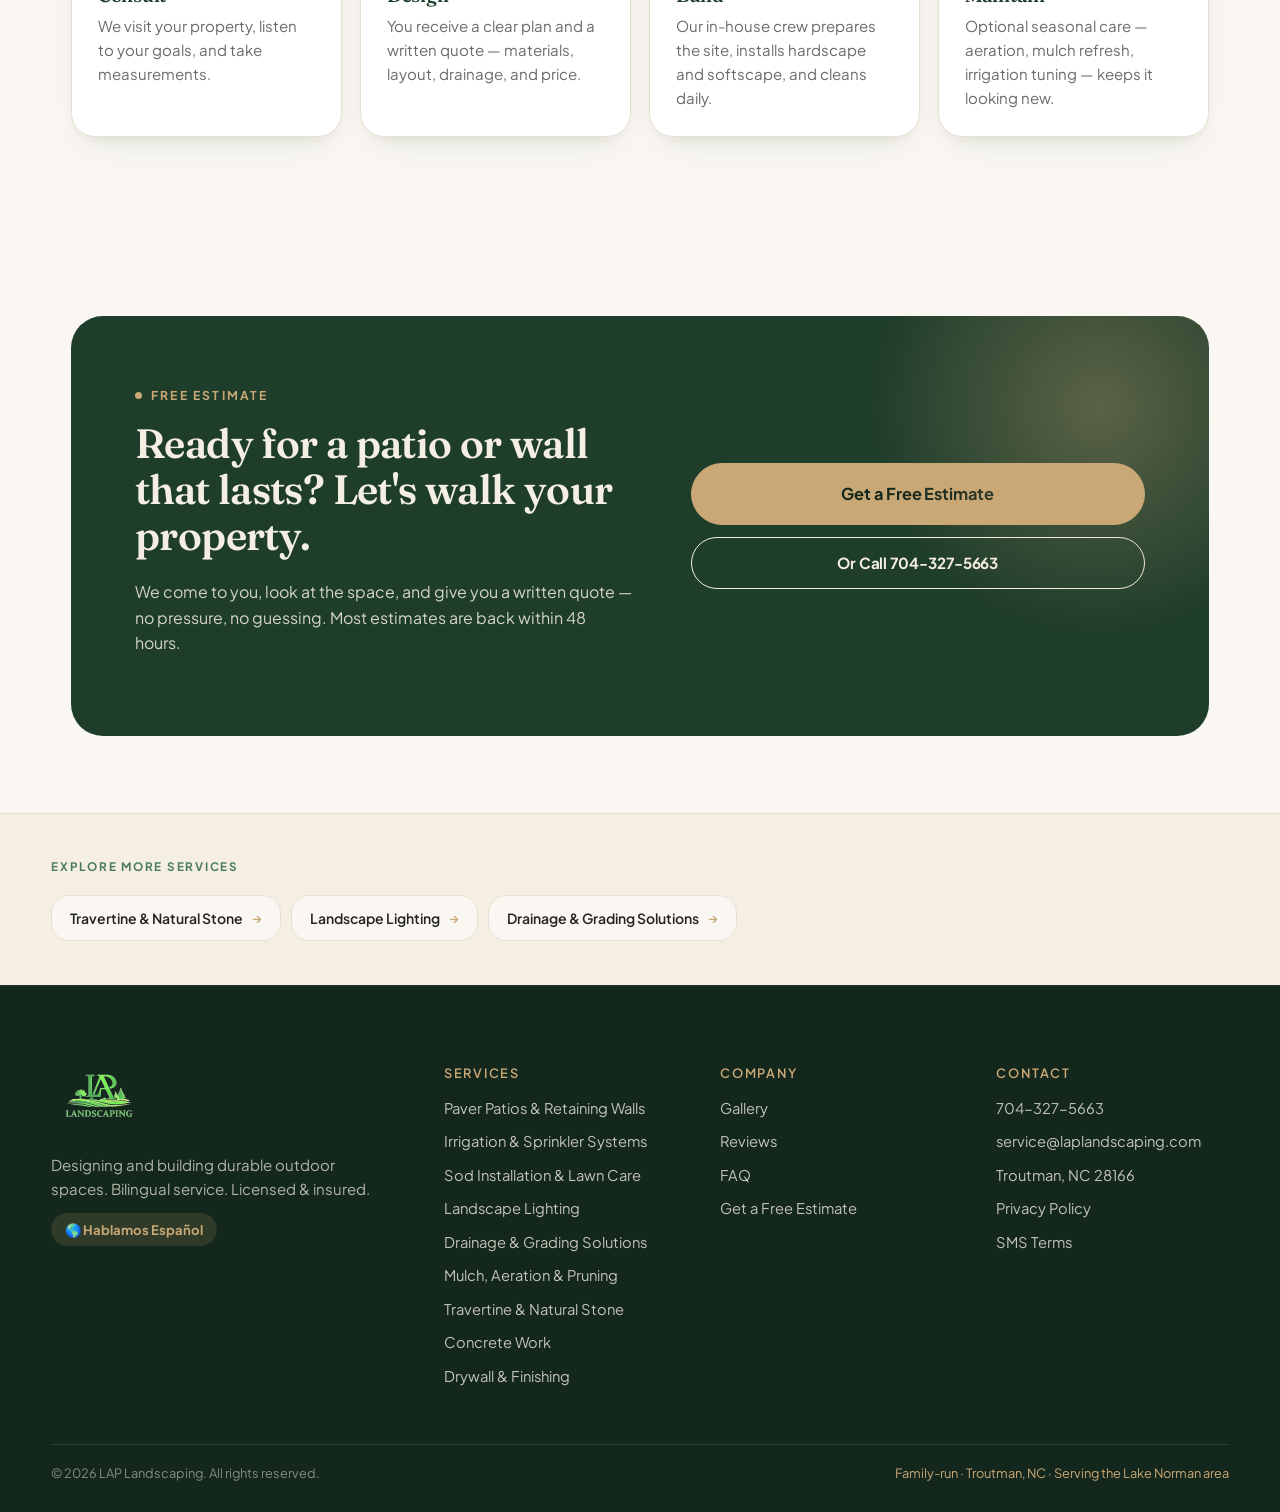
<file: services/paver-patios-retaining-walls.html>
<!doctype html>
<html lang="en" data-lang="en">
<head>
<meta charset="utf-8" />
<meta name="viewport" content="width=device-width, initial-scale=1" />
<title>Paver Patios &amp; Retaining Walls | Troutman &amp; Lake Norman NC | LAP</title>
<meta name="description" content="Custom paver patios, walkways and retaining walls in Troutman, Mooresville and the Lake Norman area. Engineered base prep, drainage and clean finish." />
<meta name="theme-color" content="#1F3D2B" />
<link rel="canonical" href="https://laplandscaping.com/services/paver-patios-retaining-walls.html" />
<meta property="og:type" content="website" />
<meta property="og:title" content="Paver Patios &amp; Retaining Walls | Troutman &amp; Lake Norman NC | LAP" />
<meta property="og:description" content="Custom paver patios, walkways and retaining walls in Troutman, Mooresville and the Lake Norman area." />
<meta property="og:url" content="https://laplandscaping.com/services/paver-patios-retaining-walls.html" />
<meta property="og:image" content="https://laplandscaping.com/reference/photos/lap-patio-hero.png" />
<meta name="twitter:card" content="summary_large_image" />
<script type="application/ld+json">
{"@context":"https://schema.org","@type":"Service","serviceType":"Paver Patios & Retaining Walls","provider":{"@type":"LandscapingBusiness","name":"LAP Landscaping","telephone":"+1-704-327-5663","url":"https://laplandscaping.com/","address":{"@type":"PostalAddress","addressLocality":"Troutman","addressRegion":"NC","postalCode":"28166","addressCountry":"US"}},"areaServed":[{"@type":"City","name":"Troutman"},{"@type":"City","name":"Mooresville"},{"@type":"City","name":"Statesville"},{"@type":"City","name":"Davidson"},{"@type":"City","name":"Cornelius"},{"@type":"City","name":"Huntersville"},{"@type":"Place","name":"Lake Norman"}],"description":"Custom paver patios, walkways and retaining walls. Engineered base prep, edge restraint, drainage and clean finish."}
</script>
<script type="application/ld+json">
{"@context":"https://schema.org","@type":"BreadcrumbList","itemListElement":[{"@type":"ListItem","position":1,"name":"Home","item":"https://laplandscaping.com/"},{"@type":"ListItem","position":2,"name":"Services","item":"https://laplandscaping.com/#services"},{"@type":"ListItem","position":3,"name":"Paver Patios & Retaining Walls","item":"https://laplandscaping.com/services/paver-patios-retaining-walls.html"}]}
</script>
<link rel="preconnect" href="https://fonts.googleapis.com" />
<link rel="preconnect" href="https://fonts.gstatic.com" crossorigin />
<link rel="preconnect" href="https://images.unsplash.com" />
<link href="https://fonts.googleapis.com/css2?family=Fraunces:opsz,wght@9..144,400;9..144,500;9..144,600;9..144,700&family=Plus+Jakarta+Sans:wght@400;500;600;700;800&display=swap" rel="stylesheet" />
<link rel="stylesheet" href="../styles.css" />
</head>
<body>

<div class="util">
  <div class="util-inner">
    <span class="util-loc">
      <svg viewBox="0 0 24 24" width="14" height="14" aria-hidden="true"><path fill="currentColor" d="M12 2a7 7 0 0 0-7 7c0 5 7 13 7 13s7-8 7-13a7 7 0 0 0-7-7Zm0 9.5A2.5 2.5 0 1 1 12 6.5a2.5 2.5 0 0 1 0 5Z"/></svg>
      <span>Bilingual service · Licensed &amp; insured</span>
    </span>
    <span class="util-sep" aria-hidden="true">•</span>
    <a class="util-link" href="tel:+17043275663">704-327-5663</a>
    <span class="util-sep" aria-hidden="true">•</span>
    <a class="util-link util-mail" href="mailto:service@laplandscaping.com">service@laplandscaping.com</a>
    <span class="util-spacer"></span>
    <span class="util-legal-group"><a class="util-link util-legal" href="../privacy-policy.html">Privacy Policy</a><span class="util-legal-sep" aria-hidden="true">&middot;</span><a class="util-link util-legal" href="../sms-terms.html">SMS Terms</a></span><span class="util-bilingual"><span class="bilingual-flag">🌎</span><span data-i18n="util.bilingual">Hablamos Español · We serve clients in English &amp; Spanish</span></span>
    <div class="lang-toggle" role="group" aria-label="Language">
      <button type="button" class="lang-btn is-active" data-lang-btn="en" aria-pressed="true">EN</button>
      <span aria-hidden="true">|</span>
      <button type="button" class="lang-btn" data-lang-btn="es" aria-pressed="false">ES</button>
    </div>
  </div>
</div>

<header class="hdr" id="top">
  <div class="hdr-inner">
    <a href="../index.html" class="brand" aria-label="LAP Landscaping home"><img src="../reference/lap-logo.png" alt="LAP Landscaping" class="brand-logo" /></a>
    <nav class="nav">
      <a href="../index.html#services" data-i18n="nav.services">Services</a>
      <a href="../index.html#projects" data-i18n="nav.work">Our Work</a>
      <a href="../index.html#about" data-i18n="nav.about">About LAP</a>
      <a href="../gallery.html" data-i18n="nav.gallery">Gallery</a>
      <a href="../index.html#reviews" data-i18n="nav.reviews">Reviews</a>
      <a href="../index.html#faq" data-i18n="nav.faq">FAQ</a>
      <a href="../index.html#contact" data-i18n="nav.contact">Contact</a>
    </nav>
    <a class="btn btn-primary nav-cta" href="https://www.yardbook.com/new_quote/9253aae7eebb09e976391f2283048f217c78b0cf" target="_blank" rel="noopener" data-i18n="cta.estimate">Get a Free Estimate</a>
    <button class="nav-toggle" aria-label="Toggle nav" aria-expanded="false" aria-controls="mnav"><span></span><span></span><span></span></button>
  </div>
  <div class="mnav" id="mnav" hidden>
    <a href="../index.html#services" data-i18n="nav.services">Services</a>
    <a href="../index.html#projects" data-i18n="nav.work">Our Work</a>
    <a href="../index.html#about" data-i18n="nav.about">About LAP</a>
    <a href="../gallery.html" data-i18n="nav.gallery">Gallery</a>
    <a href="../index.html#reviews" data-i18n="nav.reviews">Reviews</a>
    <a href="../index.html#faq" data-i18n="nav.faq">FAQ</a>
    <a href="../index.html#contact" data-i18n="nav.contact">Contact</a>
    <a class="btn btn-primary" href="https://www.yardbook.com/new_quote/9253aae7eebb09e976391f2283048f217c78b0cf" target="_blank" rel="noopener" data-i18n="cta.estimate">Get a Free Estimate</a>
  </div>
</header>

<section class="svc-page-hero">
  <div class="svc-page-hero-inner">
    <div class="reveal">
      <a href="../index.html" class="svc-back-link" data-i18n="svc.back">← Back to home</a>
      <span class="eyebrow"><span class="dot"></span> <span data-en="Service · Hardscaping" data-es="Servicio · Hardscape">Service · Hardscaping</span></span>
      <h1 data-en="Paver Patios &amp; Retaining Walls Built to Last" data-es="Patios de Adoquines y Muros de Contención Hechos para Durar">Paver Patios &amp; Retaining Walls Built to Last</h1>
      <p class="lede" data-en="Outdoor living spaces that look great on day one and hold up for decades. We design and build paver patios, natural-stone walkways and engineered retaining walls — properly base-prepped, edge-restrained and graded for drainage so they don't shift, sink or pool." data-es="Espacios exteriores que se ven excelentes desde el primer día y duran décadas. Diseñamos y construimos patios de adoquines, caminos de piedra natural y muros de contención — con base preparada, bordes contenidos y nivelación para drenaje, para que no se hundan ni acumulen agua.">Outdoor living spaces that look great on day one and hold up for decades. We design and build paver patios, natural-stone walkways and engineered retaining walls — properly base-prepped, edge-restrained and graded for drainage so they don't shift, sink or pool.</p>
      <a class="btn btn-primary btn-lg" href="https://www.yardbook.com/new_quote/9253aae7eebb09e976391f2283048f217c78b0cf" target="_blank" rel="noopener" data-i18n="svc.cta">Request a free estimate</a>
      <a class="btn btn-ghost" href="../gallery.html" data-i18n="gallery.viewAll">View Our Full Gallery →</a>
    </div>
    <div class="reveal">
      <img class="svc-hero-photo" src="../reference/photos/lap-patio-hero.png" alt="Curved paver patio with stone retaining walls, fire pit and outdoor dining at golden hour" loading="eager" data-fallback-tile="patio" />
    </div>
  </div>
</section>

<section class="svc-section">
  <div class="svc-cols">
    <div class="reveal">
      <span class="eyebrow"><span class="dot"></span> <span data-i18n="svc.h.includes">What's included</span></span>
      <ul class="check">
        <li data-en="Paver and natural-stone patios" data-es="Patios de adoquines y piedra natural">Paver and natural-stone patios</li>
        <li data-en="Walkways &amp; steps" data-es="Caminos y escalones">Walkways &amp; steps</li>
        <li data-en="Segmental and engineered retaining walls" data-es="Muros de contención segmentados y diseñados">Segmental and engineered retaining walls</li>
        <li data-en="Outdoor living spaces &amp; fire features" data-es="Espacios de estar exteriores y elementos de fuego">Outdoor living spaces &amp; fire features</li>
        <li data-en="Drainage integrated into every build" data-es="Drenaje integrado en cada construcción">Drainage integrated into every build</li>
        <li data-en="Proper base prep, compaction &amp; edge restraints" data-es="Base preparada, compactación y bordes contenidos">Proper base prep, compaction &amp; edge restraints</li>
      </ul>
    </div>
    <div class="reveal">
      <span class="eyebrow"><span class="dot"></span> <span data-i18n="svc.h.problems">Problems we solve</span></span>
      <ul class="check">
        <li data-en="Cracked, sinking or shifting old patio" data-es="Patios viejos agrietados, hundidos o desplazados">Cracked, sinking or shifting old patio</li>
        <li data-en="Sloped yard with no usable flat area" data-es="Patios con pendiente sin área plana usable">Sloped yard with no usable flat area</li>
        <li data-en="Erosion, water pooling, or runoff toward the house" data-es="Erosión, charcos o agua corriendo hacia la casa">Erosion, water pooling, or runoff toward the house</li>
        <li data-en="Need for a real outdoor living/dining space" data-es="Necesidad de un verdadero espacio exterior para estar o comer">Need for a real outdoor living/dining space</li>
      </ul>
    </div>
  </div>
</section>

<section class="section process-section">
  <div class="section-head reveal">
    <span class="eyebrow"><span class="dot"></span> <span data-i18n="svc.h.process">Our process</span></span>
    <h2 data-i18n="process.title">A simple, four-step path from idea to finished yard.</h2>
  </div>
  <ol class="process">
    <li class="reveal"><span class="step-n">01</span><h3 data-i18n="process.s1.h">Consult</h3><p data-i18n="process.s1.p">We visit your property, listen to how you want to use the space and take measurements.</p></li>
    <li class="reveal"><span class="step-n">02</span><h3 data-i18n="process.s2.h">Design</h3><p data-i18n="process.s2.p">You get a clear plan and a written quote — materials, layout, drainage, timing, and price.</p></li>
    <li class="reveal"><span class="step-n">03</span><h3 data-i18n="process.s3.h">Build</h3><p data-i18n="process.s3.p">Our in-house crew prepares the site, installs hardscape and softscape, and cleans up daily.</p></li>
    <li class="reveal"><span class="step-n">04</span><h3 data-i18n="process.s4.h">Maintain</h3><p data-i18n="process.s4.p">Optional seasonal care — aeration, mulch refresh, irrigation tuning — keeps it looking new.</p></li>
  </ol>
</section>

<section class="section cta-section">
  <div class="cta-card reveal">
    <div class="cta-copy">
      <span class="eyebrow light"><span class="dot light"></span> <span data-i18n="cta.eyebrow">Free estimate</span></span>
      <h2 data-en="Ready for a patio or wall that lasts? Let's walk your property." data-es="¿Listo para un patio o muro que dure? Visitamos su propiedad.">Ready for a patio or wall that lasts? Let's walk your property.</h2>
      <p data-i18n="cta.p">No pressure, no upsell. We'll walk the property, ask about how you want to use it, and follow up with a written quote that lays out scope, materials and price.</p>
    </div>
    <div class="cta-form">
      <a class="btn btn-tan btn-lg btn-block" href="https://www.yardbook.com/new_quote/9253aae7eebb09e976391f2283048f217c78b0cf" target="_blank" rel="noopener" data-i18n="cta.btn1">Open the estimate form →</a>
      <a class="btn btn-ghost btn-block" href="tel:+17043275663" data-i18n="cta.btn2">Or call 704-327-5663</a>
    </div>
  </div>
</section>


<section class="more-svcs">
  <div class="more-svcs-inner">
    <p class="more-svcs-label" data-i18n="svc.more">Explore more services</p>
    <div class="more-svcs-grid">
      <a href="travertine-natural-stone.html" class="ms-card">
        <span data-i18n="svc.stone.h">Travertine &amp; Natural Stone</span>
        <span class="ms-arrow" aria-hidden="true">→</span>
      </a>
      <a href="landscape-lighting.html" class="ms-card">
        <span data-i18n="svc.light.h">Landscape Lighting</span>
        <span class="ms-arrow" aria-hidden="true">→</span>
      </a>
      <a href="drainage-grading-solutions.html" class="ms-card">
        <span data-i18n="svc.drain.h">Drainage &amp; Grading Solutions</span>
        <span class="ms-arrow" aria-hidden="true">→</span>
      </a>
    </div>
  </div>
</section>

<footer class="ftr">
  <div class="ftr-inner">
    <div class="ftr-brand">
      <a href="../index.html" class="brand"><img src="../reference/lap-logo.png" alt="LAP Landscaping" class="brand-logo brand-logo-light" /></a>
      <p data-i18n="ftr.about">Designing and building durable outdoor spaces. Bilingual service. Licensed &amp; insured.</p>
      <span class="ftr-bilingual" data-i18n="ftr.bilingual">🌎 Hablamos Español</span>
    </div>
    <div class="ftr-col">
      <h4 data-i18n="ftr.h.services">Services</h4>
      <a href="paver-patios-retaining-walls.html" data-i18n="svc.patio.h">Paver Patios &amp; Retaining Walls</a>
      <a href="irrigation-sprinkler-systems.html" data-i18n="svc.irr.h">Irrigation &amp; Sprinkler Systems</a>
      <a href="sod-installation-lawn-care.html" data-i18n="svc.sod.h">Sod Installation &amp; Lawn Care</a>
      <a href="landscape-lighting.html" data-i18n="svc.light.h">Landscape Lighting</a>
      <a href="drainage-grading-solutions.html" data-i18n="svc.drain.h">Drainage &amp; Grading Solutions</a>
      <a href="mulch-aeration-pruning.html" data-i18n="svc.lawn.h">Mulch, Aeration &amp; Pruning</a>
      <a href="travertine-natural-stone.html" data-i18n="svc.stone.h">Travertine &amp; Natural Stone</a>
      <a href="concrete-work.html" data-i18n="svc.concrete.h">Concrete Work</a>
      <a href="drywall-finishing.html" data-i18n="svc.dry.h">Drywall &amp; Finishing</a>
    </div>
    <div class="ftr-col">
      <h4 data-i18n="ftr.h.company">Company</h4>
      <a href="../gallery.html" data-i18n="nav.gallery">Gallery</a>
      <a href="../index.html#reviews" data-i18n="nav.reviews">Reviews</a>
      <a href="../index.html#faq" data-i18n="nav.faq">FAQ</a>
      <a href="https://www.yardbook.com/new_quote/9253aae7eebb09e976391f2283048f217c78b0cf" target="_blank" rel="noopener" data-i18n="cta.estimate">Get a Free Estimate</a>
    </div>
    <div class="ftr-col">
      <h4 data-i18n="ftr.h.contact">Contact</h4>
      <a href="tel:+17043275663">704-327-5663</a>
      <a href="mailto:service@laplandscaping.com">service@laplandscaping.com</a>
      <span data-i18n="ftr.addr">Troutman, NC 28166</span>
      <a href="../privacy-policy.html" data-i18n="ftr.privacy">Privacy Policy</a>
      <a href="../sms-terms.html" data-i18n="ftr.sms">SMS Terms</a>
    </div>
  </div>
  <div class="ftr-base">
    <span>© <span id="yr"></span> LAP Landscaping. <span data-i18n="ftr.rights">All rights reserved.</span></span>
    <span class="ftr-flag" data-i18n="ftr.flag">Family-run · Troutman, NC · Serving the Lake Norman area</span>
  </div>
</footer>

<div class="sticky-cta">
  <a href="tel:+17043275663" class="sc-btn sc-call" data-i18n="sticky.call">Call</a>
  <a href="https://www.yardbook.com/new_quote/9253aae7eebb09e976391f2283048f217c78b0cf" target="_blank" rel="noopener" class="sc-btn sc-est" data-i18n="cta.estimate">Get a Free Estimate</a>
</div>

<script src="../script.js"></script>
</body>
</html>
</file>
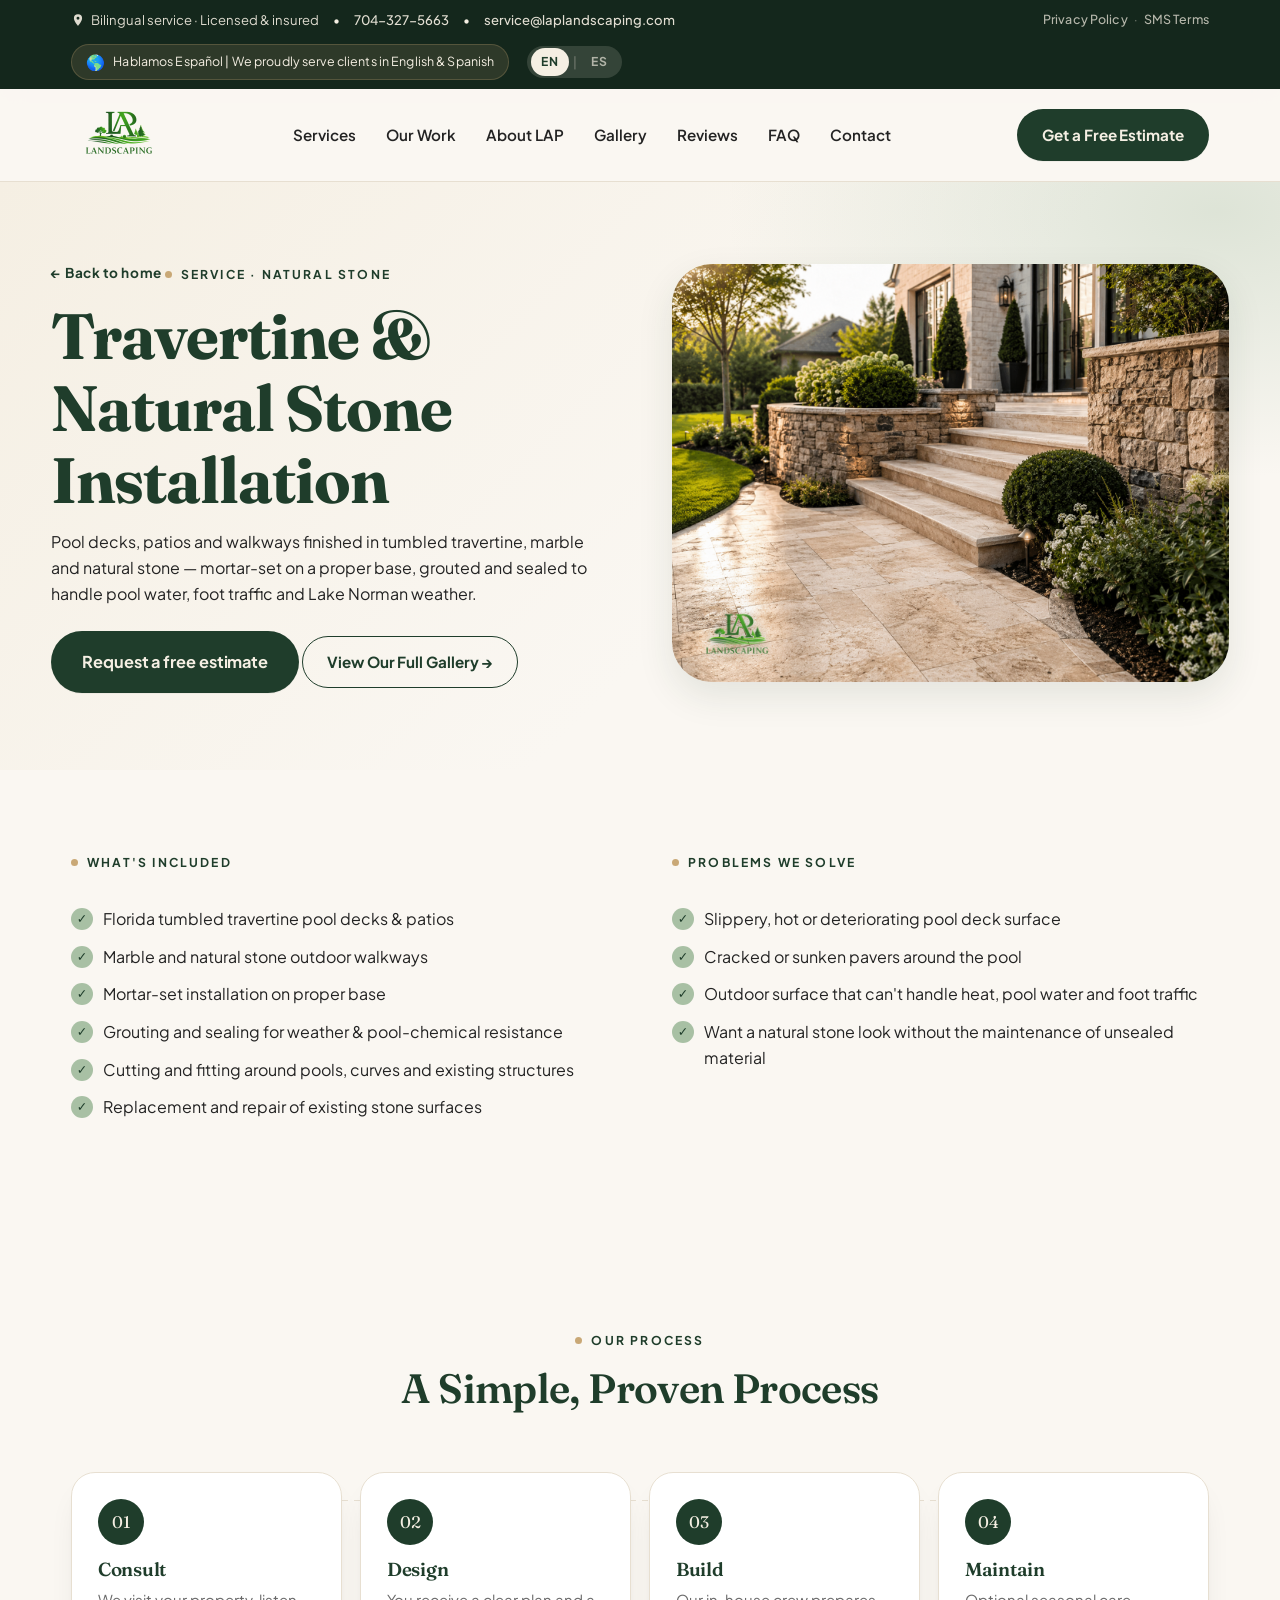
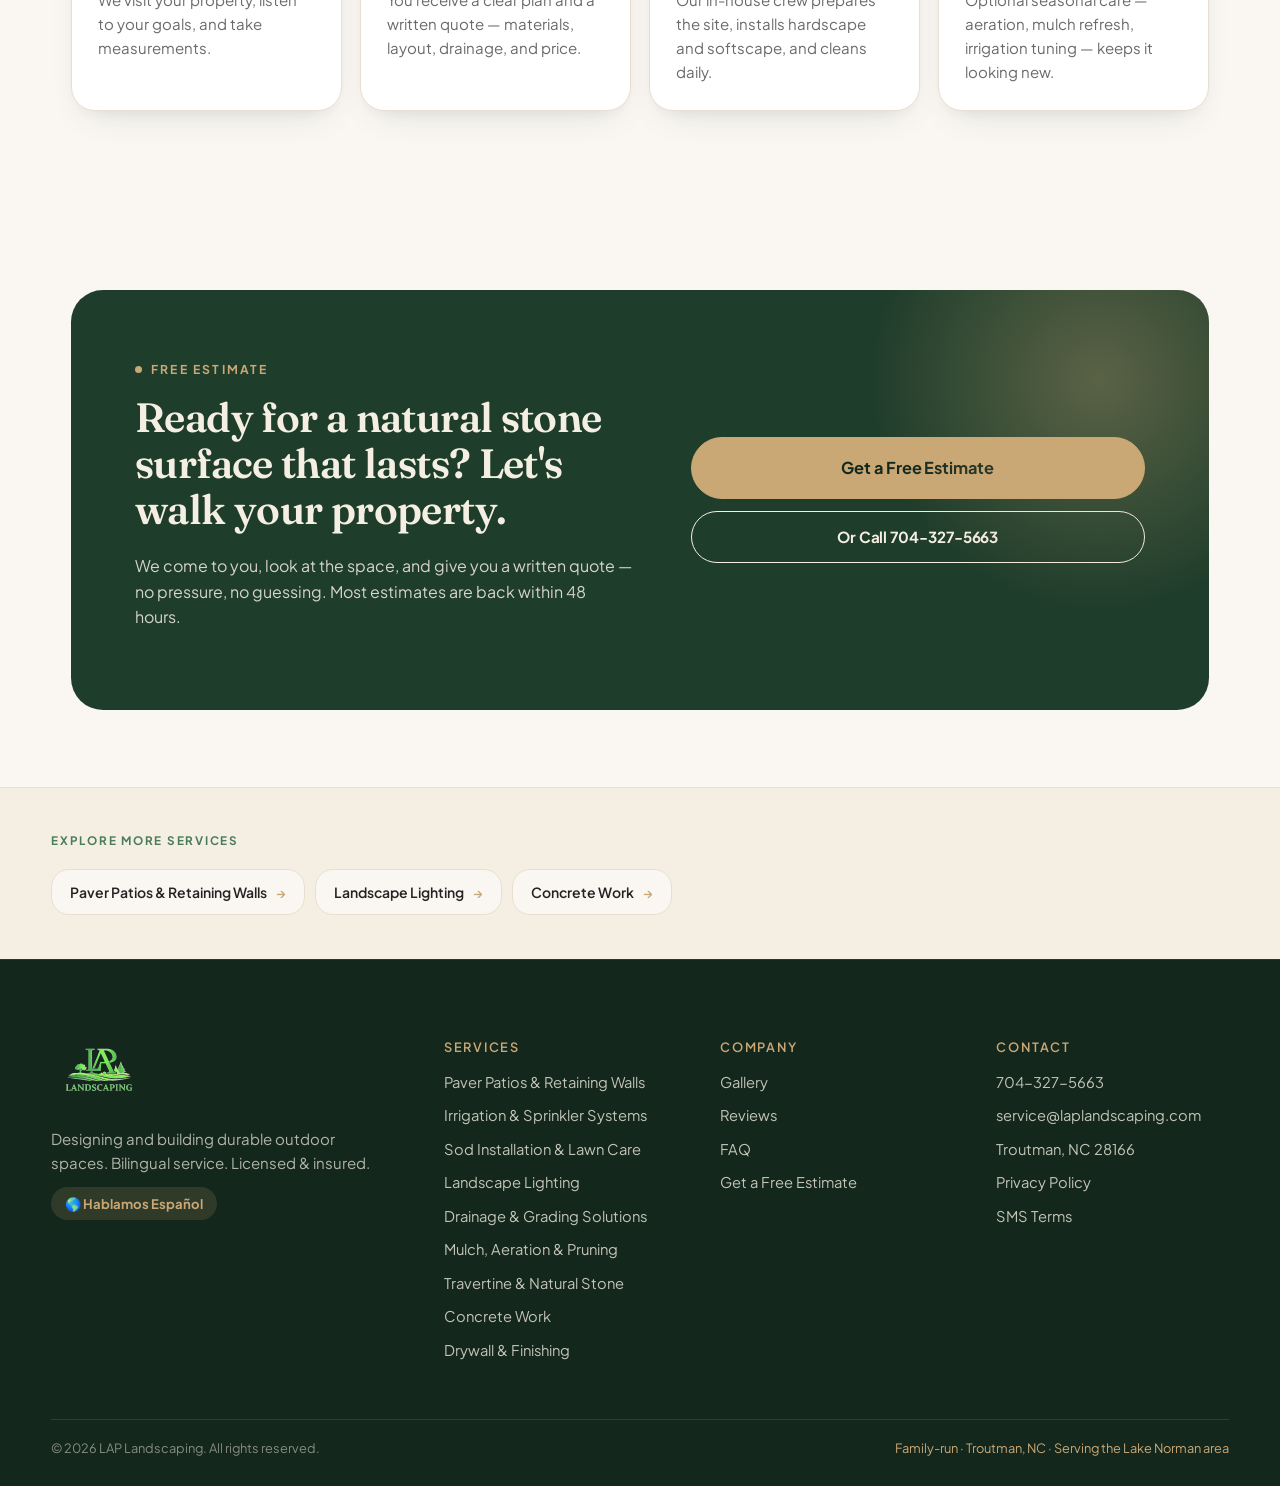
<file: services/travertine-natural-stone.html>
<!doctype html>
<html lang="en" data-lang="en">
<head>
<meta charset="utf-8" />
<meta name="viewport" content="width=device-width, initial-scale=1" />
<title>Travertine &amp; Natural Stone Installation | Troutman &amp; Lake Norman NC | LAP</title>
<meta name="description" content="Travertine pool decks, patios and natural stone walkways in Troutman, Mooresville and the Lake Norman area. Mortar-set installation, grouted and sealed for lasting beauty." />
<meta name="theme-color" content="#1F3D2B" />
<link rel="canonical" href="https://laplandscaping.com/services/travertine-natural-stone.html" />
<meta property="og:type" content="website" />
<meta property="og:title" content="Travertine &amp; Natural Stone Installation | Troutman &amp; Lake Norman NC | LAP" />
<meta property="og:description" content="Travertine pool decks, patios and natural stone walkways in the Lake Norman area." />
<meta property="og:url" content="https://laplandscaping.com/services/travertine-natural-stone.html" />
<meta name="twitter:card" content="summary_large_image" />
<script type="application/ld+json">
{"@context":"https://schema.org","@type":"Service","serviceType":"Travertine & Natural Stone","provider":{"@type":"LandscapingBusiness","name":"LAP Landscaping","telephone":"+1-704-327-5663","url":"https://laplandscaping.com/","address":{"@type":"PostalAddress","addressLocality":"Troutman","addressRegion":"NC","postalCode":"28166","addressCountry":"US"}},"areaServed":[{"@type":"City","name":"Troutman"},{"@type":"City","name":"Mooresville"},{"@type":"City","name":"Statesville"},{"@type":"City","name":"Davidson"},{"@type":"City","name":"Cornelius"},{"@type":"City","name":"Huntersville"},{"@type":"Place","name":"Lake Norman"}],"description":"Pool decks, patios and walkways in Florida tumbled travertine, marble and natural stone — mortar-set and sealed."}
</script>
<script type="application/ld+json">
{"@context":"https://schema.org","@type":"BreadcrumbList","itemListElement":[{"@type":"ListItem","position":1,"name":"Home","item":"https://laplandscaping.com/"},{"@type":"ListItem","position":2,"name":"Services","item":"https://laplandscaping.com/#services"},{"@type":"ListItem","position":3,"name":"Travertine & Natural Stone","item":"https://laplandscaping.com/services/travertine-natural-stone.html"}]}
</script>
<link rel="preconnect" href="https://fonts.googleapis.com" />
<link rel="preconnect" href="https://fonts.gstatic.com" crossorigin />
<link href="https://fonts.googleapis.com/css2?family=Fraunces:opsz,wght@9..144,400;9..144,500;9..144,600;9..144,700&family=Plus+Jakarta+Sans:wght@400;500;600;700;800&display=swap" rel="stylesheet" />
<link rel="stylesheet" href="../styles.css" />
</head>
<body>

<div class="util">
  <div class="util-inner">
    <span class="util-loc">
      <svg viewBox="0 0 24 24" width="14" height="14" aria-hidden="true"><path fill="currentColor" d="M12 2a7 7 0 0 0-7 7c0 5 7 13 7 13s7-8 7-13a7 7 0 0 0-7-7Zm0 9.5A2.5 2.5 0 1 1 12 6.5a2.5 2.5 0 0 1 0 5Z"/></svg>
      <span>Bilingual service · Licensed &amp; insured</span>
    </span>
    <span class="util-sep" aria-hidden="true">•</span>
    <a class="util-link" href="tel:+17043275663">704-327-5663</a>
    <span class="util-sep" aria-hidden="true">•</span>
    <a class="util-link util-mail" href="mailto:service@laplandscaping.com">service@laplandscaping.com</a>
    <span class="util-spacer"></span>
    <span class="util-legal-group"><a class="util-link util-legal" href="../privacy-policy.html">Privacy Policy</a><span class="util-legal-sep" aria-hidden="true">&middot;</span><a class="util-link util-legal" href="../sms-terms.html">SMS Terms</a></span><span class="util-bilingual"><span class="bilingual-flag">🌎</span><span data-i18n="util.bilingual">Hablamos Español · We serve clients in English &amp; Spanish</span></span>
    <div class="lang-toggle" role="group" aria-label="Language">
      <button type="button" class="lang-btn is-active" data-lang-btn="en" aria-pressed="true">EN</button>
      <span aria-hidden="true">|</span>
      <button type="button" class="lang-btn" data-lang-btn="es" aria-pressed="false">ES</button>
    </div>
  </div>
</div>

<header class="hdr" id="top">
  <div class="hdr-inner">
    <a href="../index.html" class="brand" aria-label="LAP Landscaping home"><img src="../reference/lap-logo.png" alt="LAP Landscaping" class="brand-logo" /></a>
    <nav class="nav">
      <a href="../index.html#services" data-i18n="nav.services">Services</a>
      <a href="../index.html#projects" data-i18n="nav.work">Our Work</a>
      <a href="../index.html#about" data-i18n="nav.about">About LAP</a>
      <a href="../gallery.html" data-i18n="nav.gallery">Gallery</a>
      <a href="../index.html#reviews" data-i18n="nav.reviews">Reviews</a>
      <a href="../index.html#faq" data-i18n="nav.faq">FAQ</a>
      <a href="../index.html#contact" data-i18n="nav.contact">Contact</a>
    </nav>
    <a class="btn btn-primary nav-cta" href="https://www.yardbook.com/new_quote/9253aae7eebb09e976391f2283048f217c78b0cf" target="_blank" rel="noopener" data-i18n="cta.estimate">Get a Free Estimate</a>
    <button class="nav-toggle" aria-label="Toggle nav" aria-expanded="false" aria-controls="mnav"><span></span><span></span><span></span></button>
  </div>
  <div class="mnav" id="mnav" hidden>
    <a href="../index.html#services" data-i18n="nav.services">Services</a>
    <a href="../index.html#projects" data-i18n="nav.work">Our Work</a>
    <a href="../index.html#about" data-i18n="nav.about">About LAP</a>
    <a href="../gallery.html" data-i18n="nav.gallery">Gallery</a>
    <a href="../index.html#reviews" data-i18n="nav.reviews">Reviews</a>
    <a href="../index.html#faq" data-i18n="nav.faq">FAQ</a>
    <a href="../index.html#contact" data-i18n="nav.contact">Contact</a>
    <a class="btn btn-primary" href="https://www.yardbook.com/new_quote/9253aae7eebb09e976391f2283048f217c78b0cf" target="_blank" rel="noopener" data-i18n="cta.estimate">Get a Free Estimate</a>
  </div>
</header>

<section class="svc-page-hero">
  <div class="svc-page-hero-inner">
    <div class="reveal">
      <a href="../index.html" class="svc-back-link" data-i18n="svc.back">← Back to home</a>
      <span class="eyebrow"><span class="dot"></span> <span data-en="Service · Natural Stone" data-es="Servicio · Piedra Natural">Service · Natural Stone</span></span>
      <h1 data-en="Travertine &amp; Natural Stone Installation" data-es="Instalación de Travertino y Piedra Natural">Travertine &amp; Natural Stone Installation</h1>
      <p class="lede" data-en="Pool decks, patios and walkways finished in tumbled travertine, marble and natural stone — mortar-set on a proper base, grouted and sealed to handle pool water, foot traffic and Lake Norman weather." data-es="Cubiertas de piscina, patios y caminos en travertino tumblado, mármol y piedra natural — instalados con mortero sobre base adecuada, sellados para resistir el agua de la piscina, el tráfico y el clima del Lake Norman.">Pool decks, patios and walkways finished in tumbled travertine, marble and natural stone — mortar-set on a proper base, grouted and sealed to handle pool water, foot traffic and Lake Norman weather.</p>
      <a class="btn btn-primary btn-lg" href="https://www.yardbook.com/new_quote/9253aae7eebb09e976391f2283048f217c78b0cf" target="_blank" rel="noopener" data-i18n="svc.cta">Request a free estimate</a>
      <a class="btn btn-ghost" href="../gallery.html" data-i18n="gallery.viewAll">View Our Full Gallery →</a>
    </div>
    <div class="reveal">
      <div class="svc-hero-wrap">
        <img class="svc-hero-photo" src="../reference/photos/lap-travertine-hero.png" alt="Travertine stone walkway and steps with natural stone walls and lush landscaping at golden hour" loading="eager" data-fallback-tile="stone" />
        <img class="svc-hero-logo" src="../reference/lap-logo.png" alt="LAP Landscaping" />
      </div>
    </div>
  </div>
</section>

<section class="svc-section">
  <div class="svc-cols">
    <div class="reveal">
      <span class="eyebrow"><span class="dot"></span> <span data-i18n="svc.h.includes">What's included</span></span>
      <ul class="check">
        <li data-en="Florida tumbled travertine pool decks &amp; patios" data-es="Cubiertas de piscina y patios en travertino floridano tumbled">Florida tumbled travertine pool decks &amp; patios</li>
        <li data-en="Marble and natural stone outdoor walkways" data-es="Caminos exteriores de mármol y piedra natural">Marble and natural stone outdoor walkways</li>
        <li data-en="Mortar-set installation on proper base" data-es="Instalación con mortero sobre base adecuada">Mortar-set installation on proper base</li>
        <li data-en="Grouting and sealing for weather &amp; pool-chemical resistance" data-es="Enjuntado y sellado para resistencia al clima y químicos de piscina">Grouting and sealing for weather &amp; pool-chemical resistance</li>
        <li data-en="Cutting and fitting around pools, curves and existing structures" data-es="Corte y ajuste alrededor de piscinas, curvas y estructuras existentes">Cutting and fitting around pools, curves and existing structures</li>
        <li data-en="Replacement and repair of existing stone surfaces" data-es="Reemplazo y reparación de superficies de piedra existentes">Replacement and repair of existing stone surfaces</li>
      </ul>
    </div>
    <div class="reveal">
      <span class="eyebrow"><span class="dot"></span> <span data-i18n="svc.h.problems">Problems we solve</span></span>
      <ul class="check">
        <li data-en="Slippery, hot or deteriorating pool deck surface" data-es="Superficie de cubierta de piscina resbaladiza, caliente o deteriorada">Slippery, hot or deteriorating pool deck surface</li>
        <li data-en="Cracked or sunken pavers around the pool" data-es="Adoquines agrietados o hundidos alrededor de la piscina">Cracked or sunken pavers around the pool</li>
        <li data-en="Outdoor surface that can't handle heat, pool water and foot traffic" data-es="Superficie exterior que no resiste el calor, el agua de la piscina y el tráfico peatonal">Outdoor surface that can't handle heat, pool water and foot traffic</li>
        <li data-en="Want a natural stone look without the maintenance of unsealed material" data-es="Desea un aspecto de piedra natural sin el mantenimiento del material sin sellar">Want a natural stone look without the maintenance of unsealed material</li>
      </ul>
    </div>
  </div>
</section>

<section class="section process-section">
  <div class="section-head reveal">
    <span class="eyebrow"><span class="dot"></span> <span data-i18n="svc.h.process">Our process</span></span>
    <h2 data-i18n="process.title">A simple, four-step path from idea to finished yard.</h2>
  </div>
  <ol class="process">
    <li class="reveal"><span class="step-n">01</span><h3 data-i18n="process.s1.h">Consult</h3><p data-i18n="process.s1.p">We visit your property, listen to how you want to use the space and take measurements.</p></li>
    <li class="reveal"><span class="step-n">02</span><h3 data-i18n="process.s2.h">Design</h3><p data-i18n="process.s2.p">You get a clear plan and a written quote — materials, layout, drainage, timing, and price.</p></li>
    <li class="reveal"><span class="step-n">03</span><h3 data-i18n="process.s3.h">Build</h3><p data-i18n="process.s3.p">Our in-house crew prepares the site, installs hardscape and softscape, and cleans up daily.</p></li>
    <li class="reveal"><span class="step-n">04</span><h3 data-i18n="process.s4.h">Maintain</h3><p data-i18n="process.s4.p">Optional seasonal care — aeration, mulch refresh, irrigation tuning — keeps it looking new.</p></li>
  </ol>
</section>

<section class="section cta-section">
  <div class="cta-card reveal">
    <div class="cta-copy">
      <span class="eyebrow light"><span class="dot light"></span> <span data-i18n="cta.eyebrow">Free estimate</span></span>
      <h2 data-en="Ready for a natural stone surface that lasts? Let's walk your property." data-es="¿Listo para una superficie de piedra natural que dure? Visitamos su propiedad.">Ready for a natural stone surface that lasts? Let's walk your property.</h2>
      <p data-i18n="cta.p">No pressure, no upsell. We'll walk the property, ask about how you want to use it, and follow up with a written quote that lays out scope, materials and price.</p>
    </div>
    <div class="cta-form">
      <a class="btn btn-tan btn-lg btn-block" href="https://www.yardbook.com/new_quote/9253aae7eebb09e976391f2283048f217c78b0cf" target="_blank" rel="noopener" data-i18n="cta.btn1">Open the estimate form →</a>
      <a class="btn btn-ghost btn-block" href="tel:+17043275663" data-i18n="cta.btn2">Or call 704-327-5663</a>
    </div>
  </div>
</section>


<section class="more-svcs">
  <div class="more-svcs-inner">
    <p class="more-svcs-label" data-i18n="svc.more">Explore more services</p>
    <div class="more-svcs-grid">
      <a href="paver-patios-retaining-walls.html" class="ms-card">
        <span data-i18n="svc.patio.h">Paver Patios &amp; Retaining Walls</span>
        <span class="ms-arrow" aria-hidden="true">→</span>
      </a>
      <a href="landscape-lighting.html" class="ms-card">
        <span data-i18n="svc.light.h">Landscape Lighting</span>
        <span class="ms-arrow" aria-hidden="true">→</span>
      </a>
      <a href="concrete-work.html" class="ms-card">
        <span data-i18n="svc.concrete.h">Concrete Work</span>
        <span class="ms-arrow" aria-hidden="true">→</span>
      </a>
    </div>
  </div>
</section>

<footer class="ftr">
  <div class="ftr-inner">
    <div class="ftr-brand">
      <a href="../index.html" class="brand"><img src="../reference/lap-logo.png" alt="LAP Landscaping" class="brand-logo brand-logo-light" /></a>
      <p data-i18n="ftr.about">Designing and building durable outdoor spaces. Bilingual service. Licensed &amp; insured.</p>
      <span class="ftr-bilingual" data-i18n="ftr.bilingual">🌎 Hablamos Español</span>
    </div>
    <div class="ftr-col">
      <h4 data-i18n="ftr.h.services">Services</h4>
      <a href="paver-patios-retaining-walls.html" data-i18n="svc.patio.h">Paver Patios &amp; Retaining Walls</a>
      <a href="irrigation-sprinkler-systems.html" data-i18n="svc.irr.h">Irrigation &amp; Sprinkler Systems</a>
      <a href="sod-installation-lawn-care.html" data-i18n="svc.sod.h">Sod Installation &amp; Lawn Care</a>
      <a href="landscape-lighting.html" data-i18n="svc.light.h">Landscape Lighting</a>
      <a href="drainage-grading-solutions.html" data-i18n="svc.drain.h">Drainage &amp; Grading Solutions</a>
      <a href="mulch-aeration-pruning.html" data-i18n="svc.lawn.h">Mulch, Aeration &amp; Pruning</a>
      <a href="travertine-natural-stone.html" data-i18n="svc.stone.h">Travertine &amp; Natural Stone</a>
      <a href="concrete-work.html" data-i18n="svc.concrete.h">Concrete Work</a>
      <a href="drywall-finishing.html" data-i18n="svc.dry.h">Drywall &amp; Finishing</a>
    </div>
    <div class="ftr-col">
      <h4 data-i18n="ftr.h.company">Company</h4>
      <a href="../gallery.html" data-i18n="nav.gallery">Gallery</a>
      <a href="../index.html#reviews" data-i18n="nav.reviews">Reviews</a>
      <a href="../index.html#faq" data-i18n="nav.faq">FAQ</a>
      <a href="https://www.yardbook.com/new_quote/9253aae7eebb09e976391f2283048f217c78b0cf" target="_blank" rel="noopener" data-i18n="cta.estimate">Get a Free Estimate</a>
    </div>
    <div class="ftr-col">
      <h4 data-i18n="ftr.h.contact">Contact</h4>
      <a href="tel:+17043275663">704-327-5663</a>
      <a href="mailto:service@laplandscaping.com">service@laplandscaping.com</a>
      <span data-i18n="ftr.addr">Troutman, NC 28166</span>
      <a href="../privacy-policy.html" data-i18n="ftr.privacy">Privacy Policy</a>
      <a href="../sms-terms.html" data-i18n="ftr.sms">SMS Terms</a>
    </div>
  </div>
  <div class="ftr-base">
    <span>© <span id="yr"></span> LAP Landscaping. <span data-i18n="ftr.rights">All rights reserved.</span></span>
    <span class="ftr-flag" data-i18n="ftr.flag">Family-run · Troutman, NC · Serving the Lake Norman area</span>
  </div>
</footer>

<div class="sticky-cta">
  <a href="tel:+17043275663" class="sc-btn sc-call" data-i18n="sticky.call">Call</a>
  <a href="https://www.yardbook.com/new_quote/9253aae7eebb09e976391f2283048f217c78b0cf" target="_blank" rel="noopener" class="sc-btn sc-est" data-i18n="cta.estimate">Get a Free Estimate</a>
</div>

<script src="../script.js"></script>
</body>
</html>
</file>
<file: photoswipe/photoswipe.css>
/*! PhotoSwipe main CSS by Dmytro Semenov | photoswipe.com */

.pswp {
  --pswp-bg: #000;
  --pswp-placeholder-bg: #222;
  

  --pswp-root-z-index: 100000;
  
  --pswp-preloader-color: rgba(79, 79, 79, 0.4);
  --pswp-preloader-color-secondary: rgba(255, 255, 255, 0.9);
  
  /* defined via js:
  --pswp-transition-duration: 333ms; */
  
  --pswp-icon-color: #fff;
  --pswp-icon-color-secondary: #4f4f4f;
  --pswp-icon-stroke-color: #4f4f4f;
  --pswp-icon-stroke-width: 2px;

  --pswp-error-text-color: var(--pswp-icon-color);
}


/*
	Styles for basic PhotoSwipe (pswp) functionality (sliding area, open/close transitions)
*/

.pswp {
	position: fixed;
	top: 0;
	left: 0;
	width: 100%;
	height: 100%;
	z-index: var(--pswp-root-z-index);
	display: none;
	touch-action: none;
	outline: 0;
	opacity: 0.003;
	contain: layout style size;
	-webkit-tap-highlight-color: rgba(0, 0, 0, 0);
}

/* Prevents focus outline on the root element,
  (it may be focused initially) */
.pswp:focus {
  outline: 0;
}

.pswp * {
  box-sizing: border-box;
}

.pswp img {
  max-width: none;
}

.pswp--open {
	display: block;
}

.pswp,
.pswp__bg {
	transform: translateZ(0);
	will-change: opacity;
}

.pswp__bg {
  opacity: 0.005;
	background: var(--pswp-bg);
}

.pswp,
.pswp__scroll-wrap {
	overflow: hidden;
}

.pswp__scroll-wrap,
.pswp__bg,
.pswp__container,
.pswp__item,
.pswp__content,
.pswp__img,
.pswp__zoom-wrap {
	position: absolute;
	top: 0;
	left: 0;
	width: 100%;
	height: 100%;
}

.pswp__img,
.pswp__zoom-wrap {
	width: auto;
	height: auto;
}

.pswp--click-to-zoom.pswp--zoom-allowed .pswp__img {
	cursor: -webkit-zoom-in;
	cursor: -moz-zoom-in;
	cursor: zoom-in;
}

.pswp--click-to-zoom.pswp--zoomed-in .pswp__img {
	cursor: move;
	cursor: -webkit-grab;
	cursor: -moz-grab;
	cursor: grab;
}

.pswp--click-to-zoom.pswp--zoomed-in .pswp__img:active {
  cursor: -webkit-grabbing;
  cursor: -moz-grabbing;
  cursor: grabbing;
}

/* :active to override grabbing cursor */
.pswp--no-mouse-drag.pswp--zoomed-in .pswp__img,
.pswp--no-mouse-drag.pswp--zoomed-in .pswp__img:active,
.pswp__img {
	cursor: -webkit-zoom-out;
	cursor: -moz-zoom-out;
	cursor: zoom-out;
}


/* Prevent selection and tap highlights */
.pswp__container,
.pswp__img,
.pswp__button,
.pswp__counter {
	-webkit-user-select: none;
	-moz-user-select: none;
	-ms-user-select: none;
	user-select: none;
}

.pswp__item {
	/* z-index for fade transition */
	z-index: 1;
	overflow: hidden;
}

.pswp__hidden {
	display: none !important;
}

/* Allow to click through pswp__content element, but not its children */
.pswp__content {
  pointer-events: none;
}
.pswp__content > * {
  pointer-events: auto;
}


/*

  PhotoSwipe UI

*/

/*
	Error message appears when image is not loaded
	(JS option errorMsg controls markup)
*/
.pswp__error-msg-container {
  display: grid;
}
.pswp__error-msg {
	margin: auto;
	font-size: 1em;
	line-height: 1;
	color: var(--pswp-error-text-color);
}

/*
class pswp__hide-on-close is applied to elements that
should hide (for example fade out) when PhotoSwipe is closed
and show (for example fade in) when PhotoSwipe is opened
 */
.pswp .pswp__hide-on-close {
	opacity: 0.005;
	will-change: opacity;
	transition: opacity var(--pswp-transition-duration) cubic-bezier(0.4, 0, 0.22, 1);
	z-index: 10; /* always overlap slide content */
	pointer-events: none; /* hidden elements should not be clickable */
}

/* class pswp--ui-visible is added when opening or closing transition starts */
.pswp--ui-visible .pswp__hide-on-close {
	opacity: 1;
	pointer-events: auto;
}

/* <button> styles, including css reset */
.pswp__button {
	position: relative;
	display: block;
	width: 50px;
	height: 60px;
	padding: 0;
	margin: 0;
	overflow: hidden;
	cursor: pointer;
	background: none;
	border: 0;
	box-shadow: none;
	opacity: 0.85;
	-webkit-appearance: none;
	-webkit-touch-callout: none;
}

.pswp__button:hover,
.pswp__button:active,
.pswp__button:focus {
  transition: none;
  padding: 0;
  background: none;
  border: 0;
  box-shadow: none;
  opacity: 1;
}

.pswp__button:disabled {
  opacity: 0.3;
  cursor: auto;
}

.pswp__icn {
  fill: var(--pswp-icon-color);
  color: var(--pswp-icon-color-secondary);
}

.pswp__icn {
  position: absolute;
  top: 14px;
  left: 9px;
  width: 32px;
  height: 32px;
  overflow: hidden;
  pointer-events: none;
}

.pswp__icn-shadow {
  stroke: var(--pswp-icon-stroke-color);
  stroke-width: var(--pswp-icon-stroke-width);
  fill: none;
}

.pswp__icn:focus {
	outline: 0;
}

/*
	div element that matches size of large image,
	large image loads on top of it,
	used when msrc is not provided
*/
div.pswp__img--placeholder,
.pswp__img--with-bg {
	background: var(--pswp-placeholder-bg);
}

.pswp__top-bar {
	position: absolute;
	left: 0;
	top: 0;
	width: 100%;
	height: 60px;
	display: flex;
  flex-direction: row;
  justify-content: flex-end;
	z-index: 10;

	/* allow events to pass through top bar itself */
	pointer-events: none !important;
}
.pswp__top-bar > * {
  pointer-events: auto;
  /* this makes transition significantly more smooth,
     even though inner elements are not animated */
  will-change: opacity;
}


/*

  Close button

*/
.pswp__button--close {
  margin-right: 6px;
}


/*

  Arrow buttons

*/
.pswp__button--arrow {
  position: absolute;
  top: 0;
  width: 75px;
  height: 100px;
  top: 50%;
  margin-top: -50px;
}

.pswp__button--arrow:disabled {
  display: none;
  cursor: default;
}

.pswp__button--arrow .pswp__icn {
  top: 50%;
  margin-top: -30px;
  width: 60px;
  height: 60px;
  background: none;
  border-radius: 0;
}

.pswp--one-slide .pswp__button--arrow {
  display: none;
}

/* hide arrows on touch screens */
.pswp--touch .pswp__button--arrow {
  visibility: hidden;
}

/* show arrows only after mouse was used */
.pswp--has_mouse .pswp__button--arrow {
  visibility: visible;
}

.pswp__button--arrow--prev {
  right: auto;
  left: 0px;
}

.pswp__button--arrow--next {
  right: 0px;
}
.pswp__button--arrow--next .pswp__icn {
  left: auto;
  right: 14px;
  /* flip horizontally */
  transform: scale(-1, 1);
}

/*

  Zoom button

*/
.pswp__button--zoom {
  display: none;
}

.pswp--zoom-allowed .pswp__button--zoom {
  display: block;
}

/* "+" => "-" */
.pswp--zoomed-in .pswp__zoom-icn-bar-v {
  display: none;
}


/*

  Loading indicator

*/
.pswp__preloader {
  position: relative;
  overflow: hidden;
  width: 50px;
  height: 60px;
  margin-right: auto;
}

.pswp__preloader .pswp__icn {
  opacity: 0;
  transition: opacity 0.2s linear;
  animation: pswp-clockwise 600ms linear infinite;
}

.pswp__preloader--active .pswp__icn {
  opacity: 0.85;
}

@keyframes pswp-clockwise {
  0% { transform: rotate(0deg); }
  100% { transform: rotate(360deg); }
}


/*

  "1 of 10" counter

*/
.pswp__counter {
  height: 30px;
  margin-top: 15px;
  margin-inline-start: 20px;
  font-size: 14px;
  line-height: 30px;
  color: var(--pswp-icon-color);
  text-shadow: 1px 1px 3px var(--pswp-icon-color-secondary);
  opacity: 0.85;
}

.pswp--one-slide .pswp__counter {
  display: none;
}
</file>
<file: styles.css>
/* ============================================================
   LAP Landscaping — Hard Redesign Pass (v3)
   Local prototype only. Not for deployment.
   ============================================================ */

:root {
  --bg: #FAF7F2;
  --cream: #F5EFE3;
  --cream-2: #EDE5D2;
  --green: #1F3D2B;
  --green-deep: #14271C;
  --green-2: #2D5639;
  --green-3: #4A7C59;
  --sage: #A8C0A4;
  --tan: #C9A876;
  --tan-2: #D9BC8E;
  --tan-deep: #8C6E45;
  --ink: #232323;
  --mute: #6A6A6A;
  --line: #E7DFD1;
  --line-soft: #EFE9DC;
  --shadow-xs: 0 1px 4px rgba(31, 61, 43, 0.05);
  --shadow-sm: 0 4px 14px rgba(31, 61, 43, 0.07);
  --shadow-md: 0 14px 36px rgba(31, 61, 43, 0.10);
  --shadow-lg: 0 30px 70px rgba(31, 61, 43, 0.16);
  --r-sm: 12px;
  --r-md: 18px;
  --r-lg: 24px;
  --r-xl: 32px;
  --r-2xl: 40px;
  --maxw: 1240px;
  --pad: clamp(20px, 4vw, 56px);
  --t: cubic-bezier(.2,.7,.2,1);
}

* { box-sizing: border-box; }
html { scroll-behavior: smooth; }
body {
  margin: 0;
  font-family: 'Plus Jakarta Sans', system-ui, -apple-system, 'Segoe UI', Roboto, sans-serif;
  font-size: 16px;
  line-height: 1.6;
  color: var(--ink);
  background: var(--bg);
  -webkit-font-smoothing: antialiased;
  text-rendering: optimizeLegibility;
}
img { max-width: 100%; display: block; }
a { color: inherit; }
h1, h2, h3, h4 {
  font-family: 'Fraunces', Georgia, serif;
  font-weight: 600;
  letter-spacing: -0.015em;
  line-height: 1.12;
  margin: 0 0 .5em;
  color: var(--green);
}
h1 { font-size: clamp(2.4rem, 5vw, 4.2rem); font-weight: 700; }
h2 { font-size: clamp(1.85rem, 3.2vw, 2.85rem); font-weight: 600; }
h3 { font-size: 1.2rem; font-weight: 600; }
h4 { font-size: .82rem; letter-spacing: .14em; text-transform: uppercase; color: var(--tan); font-family: 'Plus Jakarta Sans', sans-serif; }
em { font-style: italic; color: var(--tan-deep); }
p { margin: 0 0 1em; }

/* ============== UTILITY BAR ============== */
.util {
  background: var(--green-deep);
  color: var(--cream);
  font-size: .82rem;
}
.util-inner {
  max-width: var(--maxw);
  margin: 0 auto;
  padding: 9px var(--pad);
  display: flex;
  align-items: center;
  flex-wrap: wrap;
  gap: 14px;
}
.util-loc { display: inline-flex; align-items: center; gap: 6px; opacity: .9; }
.util-spacer { flex: 1; min-width: 8px; }
.util-bilingual {
  display: inline-flex;
  align-items: center;
  gap: 8px;
  background: rgba(201, 168, 118, .14);
  color: var(--cream);
  padding: 5px 14px;
  border-radius: 999px;
  font-size: .78rem;
  letter-spacing: .01em;
  border: 1px solid rgba(201, 168, 118, .25);
}
.bilingual-flag { font-size: .95rem; }
.util-link {
  display: inline-flex;
  align-items: center;
  gap: 6px;
  color: var(--cream);
  text-decoration: none;
  opacity: .92;
  font-weight: 500;
}
.util-link:hover { color: var(--tan); opacity: 1; }
.util-legal-group { display: inline-flex; align-items: center; gap: 6px; }
.util-legal { font-size: .78rem; opacity: .72; letter-spacing: .01em; }
.util-legal:hover { opacity: 1; color: var(--tan); }
.util-legal-sep { opacity: .45; font-size: .78rem; }
@media (max-width: 900px) { .util-legal-group { display: none; } }
.lang-toggle {
  display: inline-flex;
  align-items: center;
  gap: 4px;
  background: rgba(245, 239, 227, .14);
  border-radius: 999px;
  padding: 2px 4px;
  margin-left: 4px;
}
.lang-toggle span { color: rgba(245, 239, 227, .35); font-size: .8rem; }
.lang-btn {
  background: transparent;
  border: 0;
  color: rgba(245, 239, 227, .65);
  font: inherit;
  font-size: .76rem;
  font-weight: 700;
  letter-spacing: .08em;
  padding: 4px 10px;
  border-radius: 999px;
  cursor: pointer;
  transition: background .25s var(--t), color .25s var(--t);
  font-family: inherit;
}
.lang-btn:hover { color: var(--cream); }
.lang-btn.is-active { background: var(--cream); color: var(--green); }
.lang-toggle-light .lang-btn.is-active { background: var(--tan); color: var(--green-deep); }

/* ============== HEADER ============== */
.hdr {
  position: sticky;
  top: 0;
  z-index: 50;
  background: rgba(250, 247, 242, .92);
  backdrop-filter: saturate(160%) blur(12px);
  -webkit-backdrop-filter: saturate(160%) blur(12px);
  border-bottom: 1px solid var(--line);
  transition: box-shadow .3s var(--t);
}
.hdr.hdr-scrolled { box-shadow: 0 6px 22px rgba(31,61,43,.07); }
.hdr-inner {
  max-width: var(--maxw);
  margin: 0 auto;
  padding: 14px var(--pad);
  display: flex;
  align-items: center;
  gap: 28px;
}
.brand {
  display: inline-flex;
  align-items: center;
  text-decoration: none;
  flex-shrink: 0;
}
.brand-logo {
  height: 64px;
  width: auto;
  display: block;
}
.brand-logo-light {
  height: 64px;
  filter: brightness(1.8) contrast(0.85);
  mix-blend-mode: screen;
  /* screen blend on dark footer makes white background transparent, logo stays readable */
}

.nav {
  display: flex;
  gap: 30px;
  margin: 0 auto;
}
.nav a {
  text-decoration: none;
  color: var(--ink);
  font-weight: 600;
  font-size: .95rem;
  position: relative;
  padding: 6px 0;
  transition: color .25s var(--t);
}
.nav a::after {
  content: "";
  position: absolute; left: 0; right: 0; bottom: -2px;
  height: 2px;
  background: var(--green);
  transform: scaleX(0);
  transform-origin: center;
  transition: transform .3s var(--t);
}
.nav a:hover { color: var(--green); }
.nav a:hover::after { transform: scaleX(1); }
.nav-cta { flex-shrink: 0; }

.nav-toggle {
  display: none;
  background: transparent;
  border: 0;
  width: 40px; height: 40px;
  padding: 8px;
  cursor: pointer;
}
.nav-toggle span {
  display: block;
  height: 2px;
  background: var(--green);
  margin: 5px 0;
  transition: transform .3s var(--t), opacity .2s var(--t);
}
.nav-toggle[aria-expanded="true"] span:nth-child(1) { transform: translateY(7px) rotate(45deg); }
.nav-toggle[aria-expanded="true"] span:nth-child(2) { opacity: 0; }
.nav-toggle[aria-expanded="true"] span:nth-child(3) { transform: translateY(-7px) rotate(-45deg); }

.mnav {
  display: none;
  flex-direction: column;
  padding: 8px var(--pad) 20px;
  gap: 4px;
  border-top: 1px solid var(--line);
  background: var(--bg);
}
.mnav a {
  text-decoration: none;
  color: var(--ink);
  font-weight: 500;
  padding: 12px 8px;
  border-radius: var(--r-sm);
}
.mnav a:hover { background: var(--cream); color: var(--green); }
.mnav .btn { margin-top: 8px; text-align: center; }

/* ============== BUTTONS ============== */
.btn {
  display: inline-flex;
  align-items: center;
  justify-content: center;
  gap: 8px;
  padding: 13px 24px;
  border-radius: 999px;
  font-weight: 700;
  font-size: .95rem;
  text-decoration: none;
  border: 1.5px solid transparent;
  cursor: pointer;
  transition: transform .3s var(--t), box-shadow .3s var(--t), background .25s var(--t), color .25s var(--t), border-color .25s var(--t);
  white-space: nowrap;
  font-family: inherit;
  letter-spacing: -0.005em;
}
.btn-lg { padding: 17px 30px; font-size: 1.02rem; }
.btn-block { width: 100%; }
.btn-primary { background: var(--green); color: var(--cream); }
.btn-primary:hover { background: var(--green-2); transform: translateY(-2px); box-shadow: var(--shadow-md); }
.btn-ghost { background: transparent; color: var(--green); border-color: var(--green); }
.btn-ghost:hover { background: var(--green); color: var(--cream); transform: translateY(-2px); }
.btn-ghost-light { background: transparent; color: var(--cream); border-color: var(--cream); }
.btn-ghost-light:hover { background: var(--cream); color: var(--green); transform: translateY(-2px); }
.btn-tan { background: var(--tan); color: var(--green-deep); border-color: var(--tan); }
.btn-tan:hover { background: var(--tan-2); border-color: var(--tan-2); transform: translateY(-2px); box-shadow: var(--shadow-md); }

/* ============== EYEBROW ============== */
.eyebrow {
  display: inline-flex;
  align-items: center;
  gap: 9px;
  font-size: .76rem;
  text-transform: uppercase;
  letter-spacing: .18em;
  color: var(--green);
  font-weight: 700;
  margin-bottom: 16px;
}
.eyebrow.light { color: var(--tan); }
.dot { width: 7px; height: 7px; border-radius: 50%; background: var(--tan); }
.dot.light { background: var(--tan); }

/* ============== HERO ============== */
.hero {
  position: relative;
  overflow: hidden;
  padding: clamp(56px, 7vw, 110px) var(--pad) clamp(56px, 7vw, 110px);
}
.hero-bg {
  position: absolute; inset: 0;
  background:
    radial-gradient(900px 480px at 95% 10%, rgba(168, 192, 164, .35), transparent 60%),
    radial-gradient(700px 460px at 0% 100%, rgba(201, 168, 118, .22), transparent 65%);
  z-index: -1;
}
.hero-inner {
  max-width: var(--maxw);
  margin: 0 auto;
  display: grid;
  grid-template-columns: 1fr 1.05fr;
  gap: clamp(36px, 5vw, 88px);
  align-items: center;
}
.hero-pill {
  display: inline-block;
  background: var(--green);
  color: var(--tan);
  padding: 8px 16px;
  border-radius: 999px;
  font-size: .72rem;
  font-weight: 800;
  letter-spacing: .18em;
  text-transform: uppercase;
  margin-bottom: 22px;
}
.hero-copy h1 {
  margin-bottom: 12px;
}
.hero-copy h1 em {
  font-style: italic;
  color: var(--tan-deep);
  font-weight: 600;
}
.hero-region {
  font-family: 'Fraunces', serif;
  font-size: 1.05rem;
  font-style: italic;
  color: var(--green-3);
  margin: 0 0 16px;
}
.hero-lede {
  color: var(--mute);
  font-size: 1.08rem;
  max-width: 560px;
  margin: 0 0 28px;
}
.hero-cta {
  display: flex;
  flex-wrap: wrap;
  gap: 14px;
  margin: 0 0 18px;
}
.hero-bilingual {
  display: inline-flex;
  align-items: center;
  gap: 8px;
  background: rgba(168, 192, 164, .25);
  color: var(--green-2);
  padding: 8px 16px;
  border-radius: 999px;
  font-size: .87rem;
  font-weight: 600;
  margin: 6px 0 0;
  border: 1px solid rgba(74, 124, 89, .2);
}

.hero-art {
  position: relative;
  min-height: 540px;
}
.hero-photo-wrap {
  position: absolute;
  inset: 0 0 70px 30px;
  border-radius: var(--r-2xl);
  overflow: hidden;
  box-shadow: var(--shadow-lg);
  background: var(--cream);
}
.hero-photo-wrap::before {
  content: "";
  position: absolute;
  inset: 0;
  z-index: 2;
  background: linear-gradient(135deg, rgba(31,61,43,.0) 35%, rgba(31,61,43,.18) 100%);
  pointer-events: none;
}
.hero-photo {
  width: 100%;
  height: 100%;
  min-height: 460px;
  object-fit: cover;
  display: block;
  transition: transform .6s var(--t);
  will-change: transform;
}

.hero-badge {
  position: absolute;
  bottom: 0;
  right: 0;
  background: var(--cream);
  padding: 18px 22px;
  border-radius: var(--r-lg);
  box-shadow: var(--shadow-md);
  border: 1px solid var(--line);
  display: flex;
  flex-direction: column;
  gap: 4px;
  min-width: 240px;
  z-index: 3;
}
.hero-badge-stars { color: var(--tan); letter-spacing: 2px; font-size: 1rem; }
.hero-badge-line {
  font-family: 'Fraunces', serif;
  color: var(--green);
  font-size: 1.05rem;
  font-weight: 600;
  line-height: 1.2;
}
.hero-badge-sub { color: var(--mute); font-size: .82rem; }

.hero-card-mini {
  position: absolute;
  left: -16px; top: 8%;
  background: var(--cream);
  padding: 14px 18px;
  border-radius: var(--r-md);
  display: flex;
  align-items: center;
  gap: 10px;
  font-size: .85rem;
  color: var(--ink);
  border: 1px solid var(--line);
  box-shadow: var(--shadow-sm);
  z-index: 3;
}
.mini-ico { display: inline-flex; }

/* ============== TRUST ROW ============== */
.trust-row {
  background: var(--cream);
  padding: clamp(40px, 5vw, 64px) var(--pad);
  border-top: 1px solid var(--line);
  border-bottom: 1px solid var(--line);
}
.trust-inner {
  max-width: var(--maxw);
  margin: 0 auto;
  display: grid;
  grid-template-columns: repeat(4, 1fr);
  gap: 18px;
}
.trust-card {
  background: #fff;
  border: 1px solid var(--line);
  border-radius: var(--r-lg);
  padding: 26px 24px;
  display: flex;
  flex-direction: column;
  gap: 8px;
  transition: transform .3s var(--t), box-shadow .3s var(--t), border-color .3s var(--t);
}
.trust-card:hover { transform: translateY(-4px); box-shadow: var(--shadow-md); border-color: transparent; }
.trust-ico {
  width: 44px; height: 44px;
  border-radius: 50%;
  background: var(--green);
  color: var(--cream);
  display: grid;
  place-items: center;
  margin-bottom: 6px;
}
.trust-card h3 { margin: 0; font-family: 'Fraunces', serif; font-size: 1.1rem; }
.trust-card p { color: var(--mute); margin: 0; font-size: .92rem; line-height: 1.5; }

/* ============== SECTIONS ============== */
.section {
  max-width: var(--maxw);
  margin: 0 auto;
  padding: clamp(72px, 8vw, 130px) var(--pad);
}
.section-head {
  max-width: 760px;
  margin: 0 auto clamp(36px, 5vw, 60px);
  text-align: center;
}
.section-head .lede { color: var(--mute); font-size: 1.06rem; margin: 0 auto; }

/* ============== SERVICES GRID ============== */
.services-section { background: var(--bg); }
.services-grid {
  display: grid;
  grid-template-columns: repeat(3, 1fr);
  gap: 26px;
}
.svc-card {
  position: relative;
  background: #fff;
  border-radius: var(--r-lg);
  border: 1px solid var(--line);
  overflow: hidden;
  text-decoration: none;
  color: inherit;
  display: flex;
  flex-direction: column;
  transition: transform .35s var(--t), box-shadow .35s var(--t), border-color .35s var(--t);
}
.svc-card:hover { transform: translateY(-8px); box-shadow: var(--shadow-lg); border-color: transparent; }
.svc-card:hover .svc-img img { transform: scale(1.06); }
.svc-card:hover .svc-link { color: var(--tan-deep); transform: translateX(4px); }

.svc-img {
  aspect-ratio: 16 / 11;
  position: relative;
  overflow: hidden;
  background: var(--cream);
}
.svc-img img {
  position: absolute;
  inset: 0;
  width: 100%; height: 100%;
  object-fit: cover;
  transition: transform .8s var(--t);
}
.svc-img::after {
  content: "";
  position: absolute; inset: 0;
  background: linear-gradient(180deg, transparent 55%, rgba(31, 61, 43, .35) 100%);
  pointer-events: none;
}
.svc-body {
  padding: 24px 26px 28px;
  display: flex;
  flex-direction: column;
  gap: 8px;
}
.svc-icon {
  display: inline-grid;
  place-items: center;
  width: 38px; height: 38px;
  border-radius: 12px;
  background: var(--cream);
  color: var(--green);
  margin-bottom: 4px;
}
.svc-body h3 {
  margin: 0;
  font-family: 'Fraunces', serif;
  font-size: 1.22rem;
  color: var(--green);
}
.svc-body p { color: var(--mute); margin: 0 0 8px; font-size: .94rem; }
.svc-card-logo {
  position: absolute;
  bottom: 14px;
  right: 16px;
  width: 34px;
  height: auto;
  opacity: 0.15;
  pointer-events: none;
  display: block;
}
.svc-link {
  color: var(--green);
  font-weight: 700;
  font-size: .9rem;
  letter-spacing: .01em;
  transition: color .25s var(--t), transform .25s var(--t);
  display: inline-block;
}

/* ============== IMG FALLBACK ============== */
.img-fallback {
  display: block;
  width: 100%; height: 100%;
  position: absolute; inset: 0;
}
.img-fallback[data-tile="patio"] { background: radial-gradient(circle at 25% 30%, rgba(255,255,255,.35), transparent 60%), linear-gradient(135deg, #C9A876, #8C6E45); }
.img-fallback[data-tile="irrigation"] { background: radial-gradient(circle at 25% 30%, rgba(255,255,255,.35), transparent 60%), linear-gradient(135deg, #6FA8C9, #2D5670); }
.img-fallback[data-tile="sod"] { background: radial-gradient(circle at 25% 30%, rgba(255,255,255,.35), transparent 60%), linear-gradient(135deg, #8FB07F, #4A7C59); }
.img-fallback[data-tile="lighting"] { background: radial-gradient(circle at 75% 25%, rgba(255, 220, 150, .55), transparent 55%), linear-gradient(135deg, #2A2A2A, #4A3A2A); }
.img-fallback[data-tile="drainage"] { background: radial-gradient(circle at 25% 30%, rgba(255,255,255,.35), transparent 60%), linear-gradient(135deg, #5C7A6B, #2F4538); }
.img-fallback[data-tile="lawn"] { background: radial-gradient(circle at 25% 30%, rgba(255,255,255,.35), transparent 60%), linear-gradient(135deg, #A8C0A4, #4A7C59); }
.img-fallback[data-tile="walls"]    { background: radial-gradient(circle at 25% 30%, rgba(255,255,255,.35), transparent 60%), linear-gradient(135deg, #B89878, #5C4530); }
.img-fallback[data-tile="stone"]    { background: radial-gradient(circle at 25% 30%, rgba(255,255,255,.35), transparent 60%), linear-gradient(135deg, #D4C4A0, #9A8260); }
.img-fallback[data-tile="concrete"] { background: radial-gradient(circle at 25% 30%, rgba(255,255,255,.25), transparent 60%), linear-gradient(135deg, #B8B8B8, #6A6A6A); }
.img-fallback[data-tile="drywall"]  { background: radial-gradient(circle at 25% 30%, rgba(255,255,255,.40), transparent 60%), linear-gradient(135deg, #E0D8C8, #A09080); }

/* ============== ABOUT ============== */
.about-section { background: var(--cream); padding-top: clamp(72px, 8vw, 130px); padding-bottom: clamp(72px, 8vw, 130px); }
.about-grid {
  max-width: var(--maxw);
  margin: 0 auto;
  display: grid;
  grid-template-columns: 1fr 1fr;
  gap: clamp(36px, 5vw, 80px);
  align-items: center;
}
.about-cluster {
  position: relative;
  height: 540px;
}
.ac-img {
  position: absolute;
  border-radius: var(--r-xl);
  object-fit: cover;
  box-shadow: var(--shadow-md);
}
.ac-1 { left: 0; top: 30px; width: 60%; height: 60%; }
.ac-2 { right: 0; top: 0; width: 50%; height: 45%; }
.ac-3 { right: 8%; bottom: 0; width: 56%; height: 50%; }
.ac-badge {
  position: absolute;
  left: 0; bottom: 0;
  background: var(--cream);
  padding: 16px 22px;
  border-radius: var(--r-md);
  box-shadow: var(--shadow-md);
  border: 1px solid var(--line);
  display: flex;
  flex-direction: column;
  z-index: 4;
}
.ac-badge strong { color: var(--green); font-family: 'Fraunces', serif; font-size: 1.05rem; }
.ac-badge span { color: var(--mute); font-size: .85rem; }

.about-list {
  list-style: none;
  padding: 0;
  margin: 26px 0;
  display: flex;
  flex-direction: column;
  gap: 18px;
}
.about-list li { display: flex; gap: 16px; align-items: flex-start; }
.about-ico {
  flex: 0 0 38px;
  width: 38px; height: 38px;
  border-radius: 50%;
  background: var(--green);
  color: var(--cream);
  display: grid;
  place-items: center;
  font-family: 'Fraunces', serif;
  font-size: 1rem;
}
.about-list strong { color: var(--green); }

/* ============== FEATURED PROJECTS ============== */
.projects-section {
  background: var(--green-deep);
  color: var(--cream);
  padding: clamp(72px, 8vw, 130px) var(--pad);
  position: relative;
  overflow: hidden;
}
.projects-section::before {
  content: "";
  position: absolute;
  width: 600px; height: 600px;
  right: -200px; top: -200px;
  background: radial-gradient(circle, rgba(201, 168, 118, .18), transparent 65%);
  border-radius: 50%;
  pointer-events: none;
}
.projects-inner {
  max-width: var(--maxw);
  margin: 0 auto;
  display: grid;
  grid-template-columns: 1fr 1.2fr;
  gap: clamp(36px, 5vw, 80px);
  align-items: center;
  position: relative;
}
.projects-copy h2 { color: var(--cream); }
.projects-copy h2 em { color: var(--tan); }
.projects-copy p { color: rgba(245, 239, 227, .8); font-size: 1.05rem; max-width: 480px; }
.projects-mosaic {
  display: grid;
  grid-template-columns: 1fr 1fr;
  grid-template-rows: 200px 200px 200px;
  gap: 14px;
}
.pm {
  width: 100%; height: 100%;
  object-fit: cover;
  border-radius: var(--r-lg);
  box-shadow: var(--shadow-md);
}
.pm-1 { grid-column: 1; grid-row: 1 / span 2; }
.pm-2 { grid-column: 2; grid-row: 1; }
.pm-3 { grid-column: 2; grid-row: 2; }
.pm-4 { grid-column: 1 / span 2; grid-row: 3; height: 200px; }

/* ============== PROCESS ============== */
.process-section { background: var(--bg); }
.process {
  list-style: none;
  padding: 0;
  margin: 0 auto;
  max-width: var(--maxw);
  display: grid;
  grid-template-columns: repeat(4, 1fr);
  gap: 18px;
  position: relative;
}
.process::before {
  content: "";
  position: absolute;
  left: 8%; right: 8%; top: 28px;
  height: 1px;
  background: repeating-linear-gradient(90deg, var(--line) 0 6px, transparent 6px 12px);
  z-index: 0;
}
.process li {
  background: #fff;
  border: 1px solid var(--line);
  border-radius: var(--r-lg);
  padding: 26px;
  position: relative;
  z-index: 1;
  transition: transform .3s var(--t), box-shadow .3s var(--t);
}
.process li:hover { transform: translateY(-4px); box-shadow: var(--shadow-md); }
.step-n {
  display: grid;
  place-items: center;
  background: var(--green);
  color: var(--cream);
  width: 46px; height: 46px;
  border-radius: 50%;
  font-family: 'Fraunces', serif;
  font-size: 1.05rem;
  margin-bottom: 14px;
}
.process li h3 { font-family: 'Fraunces', serif; font-size: 1.18rem; margin: 0 0 8px; }
.process li p { color: var(--mute); margin: 0; font-size: .94rem; }

/* ============== REVIEWS ============== */
.reviews-section { background: var(--cream); padding-top: clamp(72px, 8vw, 130px); padding-bottom: clamp(72px, 8vw, 130px); max-width: none; }
.reviews-rating {
  display: inline-flex;
  align-items: baseline;
  gap: 14px;
  margin: 18px 0 8px;
  flex-wrap: wrap;
  justify-content: center;
  padding: 10px 22px;
  background: #fff;
  border: 1px solid var(--line);
  border-radius: 999px;
  box-shadow: var(--shadow-xs);
}
.reviews-rating-num { font-family: 'Fraunces', serif; font-size: 2.6rem; font-weight: 700; color: var(--green); line-height: 1; }
.reviews-rating-stars { color: var(--tan-deep); font-size: 1.55rem; letter-spacing: 4px; text-shadow: 0 1px 0 rgba(140, 110, 69, .08); }
.reviews-rating-meta { color: var(--mute); font-size: .82rem; font-style: italic; }
.reviews-section .section-head { max-width: 760px; margin: 0 auto clamp(36px, 5vw, 60px); }
.reviews-grid {
  max-width: var(--maxw);
  margin: 0 auto;
  display: grid;
  grid-template-columns: repeat(3, 1fr);
  gap: 28px;
}
.review-card {
  position: relative;
  background: linear-gradient(180deg, #fffdf8 0%, #fbf6ec 100%);
  border: 1px solid var(--line);
  border-radius: var(--r-lg);
  padding: 34px 30px 26px;
  display: flex;
  flex-direction: column;
  gap: 10px;
  transition: transform .3s var(--t), box-shadow .3s var(--t), border-color .3s var(--t);
  overflow: hidden;
}
.review-card::before {
  content: "\201C";
  position: absolute;
  top: -22px;
  left: 18px;
  font-family: 'Fraunces', serif;
  font-size: 9rem;
  font-weight: 700;
  line-height: 1;
  color: var(--tan);
  opacity: .14;
  pointer-events: none;
  user-select: none;
}
.review-card:hover { transform: translateY(-6px); box-shadow: var(--shadow-md); border-color: var(--tan-2); }
.review-card p { font-size: 1.05rem; line-height: 1.65; margin: 4px 0 18px; color: var(--ink); position: relative; z-index: 1; }
.stars { color: var(--tan-deep); letter-spacing: 3px; font-size: 1.2rem; position: relative; z-index: 1; }
.review-card footer {
  display: flex;
  flex-direction: column;
  align-items: flex-start;
  gap: 8px;
  border-top: 1px solid var(--line);
  padding-top: 16px;
  margin-top: 6px;
  position: relative;
  z-index: 1;
}
.review-card footer strong { color: var(--green); font-family: 'Fraunces', serif; font-size: 1.02rem; font-weight: 600; }
.review-card footer span {
  display: inline-block;
  padding: 4px 12px;
  background: var(--cream-2);
  color: var(--tan-deep);
  font-size: .72rem;
  font-weight: 600;
  letter-spacing: .08em;
  text-transform: uppercase;
  border-radius: 999px;
  border: 1px solid var(--line);
}

/* ============== FAQ ============== */
.faq-section { background: var(--bg); }
.faq-grid {
  max-width: var(--maxw);
  margin: 0 auto;
  display: grid;
  grid-template-columns: 1fr 1.4fr;
  gap: clamp(36px, 5vw, 80px);
}
.faq-head { position: sticky; top: 110px; align-self: start; }
.faq-title { display: block; }
.faq-bilingual {
  font-family: 'Fraunces', serif;
  font-style: italic;
  color: var(--tan-deep);
  font-weight: 500;
  display: inline-block;
}
.faq-list { display: flex; flex-direction: column; gap: 12px; }
.faq-item {
  background: #fff;
  border: 1px solid var(--line);
  border-radius: var(--r-md);
  padding: 4px;
  transition: border-color .25s var(--t), box-shadow .25s var(--t);
}
.faq-item[open] { border-color: var(--green); box-shadow: var(--shadow-sm); }
.faq-item summary {
  list-style: none;
  cursor: pointer;
  padding: 18px 20px;
  font-family: 'Fraunces', serif;
  font-weight: 600;
  font-size: 1.1rem;
  color: var(--green);
  display: flex;
  justify-content: space-between;
  align-items: center;
  gap: 12px;
}
.faq-item summary::-webkit-details-marker { display: none; }
.faq-item summary::after {
  content: "+";
  font-family: 'Plus Jakarta Sans', sans-serif;
  font-size: 1.5rem;
  color: var(--tan-deep);
  transition: transform .3s var(--t);
}
.faq-item[open] summary::after { content: "−"; transform: rotate(180deg); }
.faq-body { padding: 0 20px 18px; color: var(--mute); }
.faq-body p { margin: 0; }

/* ============== FINAL CTA BAND ============== */
.cta-band {
  background: var(--green-deep);
  color: var(--cream);
  padding: clamp(72px, 7vw, 120px) var(--pad);
  position: relative;
  overflow: hidden;
}
.cta-band::before {
  content: "";
  position: absolute;
  width: 700px; height: 700px;
  right: -250px; top: -250px;
  background: radial-gradient(circle, rgba(201, 168, 118, .22), transparent 65%);
  border-radius: 50%;
  pointer-events: none;
}
.cta-band::after {
  content: "";
  position: absolute;
  width: 500px; height: 500px;
  left: -200px; bottom: -200px;
  background: radial-gradient(circle, rgba(74, 124, 89, .25), transparent 65%);
  border-radius: 50%;
  pointer-events: none;
}
.cta-band-inner {
  max-width: var(--maxw);
  margin: 0 auto;
  display: grid;
  grid-template-columns: 1.1fr 1fr;
  gap: clamp(36px, 5vw, 80px);
  align-items: center;
  position: relative;
}
.cta-title {
  color: var(--cream);
  font-size: clamp(2rem, 3.6vw, 3rem);
  margin: 0 0 16px;
}
.cta-bilingual {
  font-family: 'Fraunces', serif;
  font-style: italic;
  color: var(--tan);
  font-weight: 500;
  display: inline;
}
.cta-band p { color: rgba(245, 239, 227, .82); font-size: 1.05rem; max-width: 520px; }
.cta-band-actions {
  display: flex;
  flex-direction: column;
  gap: 14px;
  align-items: stretch;
}
.cta-fineprint {
  font-size: .82rem;
  color: rgba(245, 239, 227, .65);
  margin: 6px 0 0;
}

/* ============== FOOTER ============== */
.ftr {
  background: var(--green-deep);
  color: var(--cream);
  padding: 80px var(--pad) 28px;
  border-top: 1px solid rgba(245,239,227,.08);
}
.ftr-inner {
  max-width: var(--maxw);
  margin: 0 auto;
  display: grid;
  grid-template-columns: 1.5fr 1fr 1fr 1fr;
  gap: 44px;
}
.ftr-brand .brand-logo-light { height: 64px; }
.ftr-logo-pill {
  display: inline-flex;
  align-items: center;
  justify-content: center;
  background: var(--cream);
  padding: 14px 22px;
  border-radius: var(--r-md);
  box-shadow:
    0 1px 0 rgba(255,255,255,.5) inset,
    0 12px 28px -10px rgba(0, 0, 0, .35);
}
.ftr-logo-pill .brand-logo { height: 56px; width: auto; display: block; filter: none; }
.ftr-brand-link { display: inline-flex; }
.ftr-brand p { color: rgba(245,239,227,.7); font-size: .94rem; max-width: 320px; margin: 16px 0 12px; }
.ftr-bilingual {
  display: inline-block;
  background: rgba(201, 168, 118, .15);
  color: var(--tan);
  padding: 6px 14px;
  border-radius: 999px;
  font-size: .82rem;
  font-weight: 700;
  margin-bottom: 16px;
}
.ftr-lang {
  display: flex;
  align-items: center;
  gap: 12px;
  color: rgba(245,239,227,.6);
  font-size: .82rem;
  text-transform: uppercase;
  letter-spacing: .14em;
}
.ftr-col { display: flex; flex-direction: column; gap: 10px; }
.ftr-col h4 { color: var(--tan); margin-bottom: 6px; font-size: .8rem; letter-spacing: .14em; }
.ftr-col a, .ftr-col span {
  color: rgba(245,239,227,.78);
  text-decoration: none;
  font-size: .92rem;
}
.ftr-col a:hover { color: var(--tan); }
.ftr-base {
  max-width: var(--maxw);
  margin: 56px auto 0;
  border-top: 1px solid rgba(245,239,227,.12);
  padding-top: 18px;
  display: flex;
  justify-content: space-between;
  flex-wrap: wrap;
  gap: 8px;
  font-size: .8rem;
  color: rgba(245,239,227,.5);
}
.ftr-flag { color: var(--tan); }

/* ============== STICKY MOBILE CTA ============== */
.sticky-cta {
  position: fixed;
  left: 12px; right: 12px; bottom: 12px;
  display: none;
  gap: 8px;
  z-index: 60;
}
.sc-btn {
  flex: 1;
  text-align: center;
  padding: 14px 0;
  border-radius: 999px;
  font-weight: 800;
  text-decoration: none;
  box-shadow: var(--shadow-md);
}
.sc-call { background: var(--cream); color: var(--green); border: 1.5px solid var(--green); }
.sc-est { background: var(--green); color: var(--cream); }

/* ============== SERVICE PAGE LAYOUT ============== */
.svc-page-hero {
  background: linear-gradient(135deg, var(--cream) 0%, var(--bg) 60%);
  padding: clamp(48px, 6vw, 90px) var(--pad);
  position: relative;
  overflow: hidden;
}
.svc-page-hero::before {
  content: "";
  position: absolute;
  inset: 0;
  background: radial-gradient(700px 380px at 95% 5%, rgba(168, 192, 164, .35), transparent 70%);
  pointer-events: none;
}
.svc-page-hero-inner {
  max-width: var(--maxw);
  margin: 0 auto;
  display: grid;
  grid-template-columns: 1fr 1fr;
  gap: clamp(28px, 5vw, 64px);
  align-items: center;
  position: relative;
}
.svc-back-link {
  display: inline-flex;
  align-items: center;
  text-decoration: none;
  color: var(--green);
  font-size: .85rem;
  font-weight: 700;
  margin-bottom: 16px;
  letter-spacing: .04em;
}
.svc-back-link:hover { color: var(--tan-deep); }
.svc-hero-photo {
  width: 100%;
  aspect-ratio: 4 / 3;
  object-fit: cover;
  border-radius: var(--r-2xl);
  box-shadow: var(--shadow-md);
}
.svc-hero-wrap {
  position: relative;
  display: inline-block;
  width: 100%;
}
.svc-hero-wrap .svc-hero-photo {
  display: block;
}
.svc-hero-logo {
  position: absolute;
  bottom: 16px;
  left: 20px;
  width: 90px;
  height: auto;
  opacity: .92;
  filter: drop-shadow(0 2px 6px rgba(0,0,0,.35));
}
.svc-section {
  max-width: var(--maxw);
  margin: 0 auto;
  padding: clamp(48px, 6vw, 88px) var(--pad);
}
.svc-cols {
  display: grid;
  grid-template-columns: 1fr 1fr;
  gap: clamp(28px, 5vw, 64px);
}
.check {
  list-style: none;
  padding: 0;
  margin: 18px 0 26px;
  display: grid;
  gap: 12px;
}
.check li {
  position: relative;
  padding-left: 32px;
  color: var(--ink);
}
.check li::before {
  content: "✓";
  position: absolute;
  left: 0; top: 0;
  width: 22px; height: 22px;
  border-radius: 50%;
  background: var(--sage);
  color: var(--green);
  display: grid;
  place-items: center;
  font-size: .78rem;
  font-weight: 700;
  margin-top: 2px;
}

/* ============== CTA card on service pages ============== */
.cta-section { padding: clamp(40px, 6vw, 80px) var(--pad); }
.cta-card {
  max-width: var(--maxw);
  margin: 0 auto;
  background: var(--green);
  border-radius: var(--r-xl);
  color: var(--cream);
  padding: clamp(32px, 5vw, 64px);
  display: grid;
  grid-template-columns: 1.1fr 1fr;
  gap: clamp(32px, 5vw, 56px);
  align-items: center;
  position: relative;
  overflow: hidden;
}
.cta-card::before {
  content: "";
  position: absolute;
  width: 540px; height: 540px;
  right: -160px; top: -180px;
  background: radial-gradient(circle, rgba(201, 168, 118, .35), transparent 60%);
  border-radius: 50%;
  pointer-events: none;
}
.cta-copy h2 { color: var(--cream); }
.cta-copy h2 em { color: var(--tan); }
.cta-copy p { color: rgba(245, 239, 227, .85); }
.cta-list { list-style: none; padding: 0; margin: 16px 0 0; display: grid; gap: 8px; font-size: .95rem; }
.cta-list li { position: relative; padding-left: 28px; }
.cta-list li::before {
  content: "✓";
  position: absolute;
  left: 0; top: 0;
  width: 20px; height: 20px;
  border-radius: 50%;
  background: var(--tan);
  color: var(--green);
  display: grid;
  place-items: center;
  font-size: .7rem;
  font-weight: 700;
  margin-top: 2px;
}
.cta-form { display: flex; flex-direction: column; gap: 12px; }
.cta-form .btn-ghost { border-color: var(--cream); color: var(--cream); }
.cta-form .btn-ghost:hover { background: var(--cream); color: var(--green); }

/* ============== REVEAL ============== */
.reveal {
  opacity: 0;
  transform: translateY(20px);
  transition: opacity .8s var(--t), transform .8s var(--t);
  will-change: opacity, transform;
}
.reveal.in { opacity: 1; transform: translateY(0); }

@media (prefers-reduced-motion: reduce) {
  .reveal { opacity: 1; transform: none; transition: none; }
  .btn:hover, .svc-card:hover, .trust-card:hover, .process li:hover, .review-card:hover { transform: none; }
  html { scroll-behavior: auto; }
  .hero-photo { transform: none !important; }
}

/* ============================================================
   v6 IMAGE QUALITY + DIMENSIONAL POLISH
   ============================================================ */

/* Image rendering quality */
img {
  image-rendering: -webkit-optimize-contrast;
}

/* Focal-point helpers (apply per-image where default center isn't ideal) */
.obj-center { object-position: center; }
.obj-top { object-position: center top; }
.obj-bottom { object-position: center bottom; }
.obj-left { object-position: left center; }
.obj-right { object-position: right center; }

/* Service-card images: bias toward top to avoid mockup-card title bleed at bottom of crop */
.svc-img img { object-position: center 25%; }
.svc-card[data-tile="irrigation"] .svc-img img { object-position: center 30%; }
.svc-card[data-tile="lighting"] .svc-img img { object-position: center 35%; }
/* Projects mosaic: same bias */
.pm { object-position: center 25%; }
/* About cluster secondary frames: same */
.ac-2, .ac-3 { object-position: center 25%; }

/* Hero photo: layered depth */
.hero-photo-wrap {
  box-shadow:
    0 1px 0 rgba(255, 255, 255, .6) inset,
    0 30px 60px -15px rgba(31, 61, 43, .35),
    0 60px 120px -30px rgba(31, 61, 43, .25);
}
.hero-photo-wrap::after {
  content: "";
  position: absolute;
  inset: 0;
  border-radius: inherit;
  pointer-events: none;
  box-shadow: 0 0 0 1px rgba(31, 61, 43, .08) inset;
  z-index: 3;
}

/* Hero ambient ring behind photo */
.hero-art::before {
  content: "";
  position: absolute;
  width: 65%;
  aspect-ratio: 1;
  right: -8%;
  top: -6%;
  background: radial-gradient(circle, rgba(201, 168, 118, .22), transparent 65%);
  border-radius: 50%;
  z-index: -1;
  filter: blur(24px);
}

/* Hero badge: more depth */
.hero-badge {
  box-shadow:
    0 0 0 1px rgba(31, 61, 43, .06),
    0 10px 30px -10px rgba(31, 61, 43, .25),
    0 24px 60px -20px rgba(31, 61, 43, .25);
  transform: translateZ(0);
}

/* Service cards: layered shadow stack + 3D-feeling lift */
.svc-card {
  box-shadow:
    0 1px 0 rgba(255, 255, 255, .6) inset,
    0 2px 6px rgba(31, 61, 43, .04),
    0 12px 24px -8px rgba(31, 61, 43, .08);
}
.svc-card:hover {
  box-shadow:
    0 1px 0 rgba(255, 255, 255, .8) inset,
    0 6px 16px rgba(31, 61, 43, .08),
    0 30px 60px -16px rgba(31, 61, 43, .22);
}
.svc-img {
  background: linear-gradient(135deg, var(--cream) 0%, var(--cream-2) 100%);
}

/* Trust cards: subtle depth */
.trust-card {
  box-shadow:
    0 1px 0 rgba(255, 255, 255, .7) inset,
    0 1px 3px rgba(31, 61, 43, .04),
    0 8px 18px -6px rgba(31, 61, 43, .07);
}
.trust-card:hover {
  box-shadow:
    0 1px 0 rgba(255, 255, 255, .8) inset,
    0 4px 10px rgba(31, 61, 43, .06),
    0 20px 40px -12px rgba(31, 61, 43, .18);
}

/* About cluster: image stack with mockup-team lead */
.ac-img { transition: transform .5s var(--t), box-shadow .5s var(--t); }
.about-cluster:hover .ac-1 { transform: translateY(-3px); }
.about-cluster:hover .ac-2 { transform: translateY(-2px); }
.about-cluster:hover .ac-3 { transform: translateY(-2px); }
.ac-1 { object-position: center 35%; box-shadow: 0 18px 40px -12px rgba(31,61,43,.28); }
.ac-2, .ac-3 {
  box-shadow:
    0 0 0 4px var(--cream),
    0 18px 40px -12px rgba(31,61,43,.25);
}

/* Projects mosaic: deeper shadow on dark background */
.pm {
  box-shadow:
    0 0 0 1px rgba(245, 239, 227, .06),
    0 14px 32px -10px rgba(0, 0, 0, .55),
    0 30px 60px -20px rgba(0, 0, 0, .45);
  transition: transform .5s var(--t), box-shadow .5s var(--t);
}
.projects-mosaic:hover .pm { box-shadow: 0 0 0 1px rgba(245, 239, 227, .1), 0 20px 40px -10px rgba(0,0,0,.55); }
.pm:hover { transform: translateY(-3px) scale(1.01); }

/* Process cards: layered surface */
.process li {
  box-shadow:
    0 1px 0 rgba(255, 255, 255, .7) inset,
    0 6px 14px -6px rgba(31, 61, 43, .07),
    0 16px 36px -16px rgba(31, 61, 43, .14);
}

/* Review cards: layered surface */
.review-card {
  box-shadow:
    0 1px 0 rgba(255, 255, 255, .7) inset,
    0 6px 14px -6px rgba(31, 61, 43, .07),
    0 16px 36px -16px rgba(31, 61, 43, .14);
}

/* Final CTA band: depth */
.cta-band-inner {
  text-shadow: 0 1px 0 rgba(0, 0, 0, .12);
}

/* Image-centered helpers used in HTML alt/object-position attributes */
.hero-photo { object-position: center 55%; }
.about-crew-lead { object-position: center 30%; }

/* ============== RESPONSIVE ============== */
@media (max-width: 1100px) {
  .nav { gap: 22px; }
}
@media (max-width: 1024px) {
  .services-grid { grid-template-columns: repeat(2, 1fr); }
  .reviews-grid { grid-template-columns: 1fr; }
  .trust-inner { grid-template-columns: repeat(2, 1fr); }
  .process { grid-template-columns: repeat(2, 1fr); }
  .process::before { display: none; }
  .ftr-inner { grid-template-columns: 1fr 1fr; }
  .util-bilingual { display: none; }
  .util-mail { display: none; }
  .projects-inner { grid-template-columns: 1fr; }
  .projects-mosaic { grid-template-rows: 180px 180px 180px; }
}
@media (max-width: 760px) {
  .nav, .nav-cta { display: none; }
  .nav-toggle { display: block; margin-left: auto; }
  .mnav.open { display: flex; }
  .hero-inner { grid-template-columns: 1fr; gap: 36px; }
  .hero-art { min-height: 380px; }
  .hero-photo-wrap { inset: 0 6px 60px 6px; }
  .hero-photo { min-height: 320px; }
  .hero-card-mini { left: 0; top: 4%; padding: 10px 14px; font-size: .78rem; }
  .hero-badge { right: 0; padding: 14px 18px; min-width: 200px; }
  .hero-badge-line { font-size: .92rem; }
  .hero-cta .btn { flex: 1 1 auto; min-width: 0; }
  .util-inner { gap: 8px; font-size: .76rem; flex-wrap: wrap; }
  .lang-toggle { margin-left: auto; }
  .util-spacer { display: none; }
  .about-grid { grid-template-columns: 1fr; }
  .about-cluster { height: 460px; }
  .faq-grid { grid-template-columns: 1fr; }
  .faq-head { position: static; }
  .cta-band-inner { grid-template-columns: 1fr; }
  .services-grid { grid-template-columns: 1fr; }
  .trust-inner { grid-template-columns: 1fr; }
  .ftr-inner { grid-template-columns: 1fr; gap: 32px; }
  .ftr-base { flex-direction: column; }
  .sticky-cta { display: flex; }
  body { padding-bottom: 80px; }
  .projects-mosaic { grid-template-columns: 1fr 1fr; grid-template-rows: 160px 160px 160px; }
  .pm-1 { grid-row: 1 / span 2; }
  .pm-4 { height: 160px; }
  .svc-cols, .svc-page-hero-inner { grid-template-columns: 1fr; }
  .cta-card { grid-template-columns: 1fr; }
}

/* ============================================================
   v7.2 PREMIUM POLISH PASS — safe-only tweaks (no redesign)
   ============================================================ */

/* Readability — cap lede width so long paragraphs don't sprawl in
   non-centered contexts like the service-page hero and project copy. */
.lede {
  max-width: 62ch;
  line-height: 1.62;
}
.section-head .lede { max-width: 62ch; }

/* Service-page hero: tighten title rhythm and lede width so the column
   reads like a feature opener instead of an edge-to-edge paragraph. */
.svc-page-hero h1 {
  max-width: 22ch;
  margin-bottom: 14px;
}
.svc-page-hero .lede {
  max-width: 56ch;
  margin-bottom: 24px;
}

/* Service hero photo: per-image focal points so each photo sits at its
   most flattering crop. Attribute selectors pick by filename — these
   match the local assets swapped in during the corrections pass. */
.svc-hero-photo[src$="patio-pavers.jpg"]   { object-position: center 60%; }
.svc-hero-photo[src$="irrigation-sprinkler.jpg"] { object-position: center 40%; }
.svc-hero-photo[src$="sod-grass.jpg"]      { object-position: center 55%; }
.svc-hero-photo[src$="lighting-dusk.jpg"]  { object-position: center 45%; }
.svc-hero-photo[src$="drainage-rocks.jpg"] { object-position: center 65%; }
.svc-hero-photo[src$="mulch-beds.jpg"]     { object-position: center 50%; }

/* About cluster: bump mobile height so the new wisteria-archway lead
   image (portrait-leaning crop) doesn't get visually squeezed. */
@media (max-width: 760px) {
  .about-cluster { height: 520px; }
  /* Service hero photo: hard cap on mobile so it doesn't push CTA below fold. */
  .svc-hero-photo { max-height: 360px; }
}

/* Service tile body: light min-height so all six cards align cleanly
   across a row even if copy varies slightly. Only applied on grids of
   2+ columns where parity matters. */
@media (min-width: 760px) {
  .svc-body { min-height: 178px; }
}

/* Service tile link arrow: subtle rest-state hint that this is a link. */
.svc-link::after {
  content: "";
  display: inline-block;
  width: 0;
  height: 1px;
  background: currentColor;
  margin-left: 6px;
  vertical-align: middle;
  transition: width .35s var(--t);
}
.svc-card:hover .svc-link::after { width: 16px; }

/* Service-page CTA card title: cap width so the line break lands
   gracefully instead of stretching across the card. */
.cta-card h2 { max-width: 24ch; }

/* Focus-visible: brand-aligned outline replaces the default browser
   ring so keyboard users get a clean, on-brand cue. */
a:focus-visible,
button:focus-visible,
.btn:focus-visible,
.svc-card:focus-visible,
details.faq-item summary:focus-visible {
  outline: 2px solid var(--tan-deep);
  outline-offset: 3px;
  border-radius: 6px;
}

/* Projects mosaic image polish: ambient inner edge that ties the
   collage together against the dark projects background. */
.projects-mosaic .pm {
  box-shadow:
    0 0 0 1px rgba(245, 239, 227, .08),
    0 18px 36px -12px rgba(0,0,0,.45);
}

/* Reveal animation: smaller initial translate so the page settles
   faster and feels less laggy on mid-tier devices. */
.reveal {
  transform: translateY(14px);
  transition-duration: .65s;
}

/* ============================================================
   v7.3 ANTI-AI POLISH — paper grain, portrait card variant,
   hero pill ambient pulse
   ============================================================ */

/* Tiny inline-SVG noise tile applied as a low-opacity overlay on the
   cream/sand sections. Adds an organic paper feel that flat AI-template
   designs almost never have. multiply blend keeps brand color in charge. */
.services-section,
.about-section,
.reviews-section,
.faq-section { position: relative; isolation: isolate; }

.services-section::before,
.about-section::before,
.reviews-section::before,
.faq-section::before {
  content: "";
  position: absolute;
  inset: 0;
  pointer-events: none;
  z-index: 0;
  opacity: .045;
  mix-blend-mode: multiply;
  background-image: url("data:image/svg+xml,%3Csvg xmlns='http://www.w3.org/2000/svg' width='220' height='220'%3E%3Cfilter id='n'%3E%3CfeTurbulence type='fractalNoise' baseFrequency='0.9' numOctaves='2' seed='4' stitchTiles='stitch'/%3E%3CfeColorMatrix values='0 0 0 0 0 0 0 0 0 0 0 0 0 0 0 0 0 0 0.5 0'/%3E%3C/filter%3E%3Crect width='100%25' height='100%25' filter='url(%23n)'/%3E%3C/svg%3E");
}

/* Keep content above the grain overlay */
.services-section > *,
.about-section > *,
.reviews-section > *,
.faq-section > * { position: relative; z-index: 1; }

/* Portrait-crop variant on the Landscape Lighting card — breaks the
   strict 3-up grid symmetry at desktop. Card keeps natural width;
   image becomes 4:5 portrait; other cards in the row stay at their
   natural height thanks to align-items: start. */
@media (min-width: 1024px) {
  .services-grid { align-items: start; }
  .svc-card--tall .svc-img { aspect-ratio: 4 / 5; }
  .svc-card--tall:hover .svc-img img { transform: scale(1.04); }
}

/* Hero pill ambient pulse — slow, soft warm halo. CSS-only.
   Suppressed for reduced-motion users. */
@keyframes lap-pill-pulse {
  0%, 100% { box-shadow: 0 0 0 0 rgba(201, 168, 118, 0); }
  50%      { box-shadow: 0 0 26px 6px rgba(201, 168, 118, .32); }
}
.hero-pill { animation: lap-pill-pulse 6s ease-in-out infinite; }
@media (prefers-reduced-motion: reduce) {
  .hero-pill { animation: none; }
}

/* ============================================================
   Contact CTA enhancements — trust chips, step list, email link
   ============================================================ */
.cta-trust {
  list-style: none;
  padding: 0;
  margin: 0 0 28px;
  display: flex;
  flex-wrap: wrap;
  gap: 8px 14px;
}
.cta-trust li {
  display: inline-flex;
  align-items: center;
  gap: 8px;
  font-size: .78rem;
  letter-spacing: .04em;
  color: rgba(245, 239, 227, .92);
  padding: 6px 14px;
  background: rgba(245, 239, 227, .08);
  border: 1px solid rgba(201, 168, 118, .35);
  border-radius: 999px;
  font-weight: 600;
}
.cta-trust li::before {
  content: "";
  width: 6px;
  height: 6px;
  border-radius: 50%;
  background: var(--tan);
  display: inline-block;
}
.cta-steps {
  list-style: none;
  padding: 0;
  margin: 0;
  counter-reset: cta-step;
  display: flex;
  flex-direction: column;
  gap: 14px;
}
.cta-steps li {
  position: relative;
  padding: 14px 18px 14px 56px;
  counter-increment: cta-step;
  background: rgba(245, 239, 227, .04);
  border-left: 2px solid var(--tan);
  border-radius: 0 12px 12px 0;
  color: rgba(245, 239, 227, .88);
  font-size: .98rem;
  line-height: 1.55;
}
.cta-steps li::before {
  content: counter(cta-step);
  position: absolute;
  left: 14px;
  top: 12px;
  width: 30px;
  height: 30px;
  border-radius: 50%;
  background: var(--tan);
  color: var(--green-deep);
  display: grid;
  place-items: center;
  font-family: 'Fraunces', serif;
  font-weight: 700;
  font-size: 1rem;
}
.cta-steps li strong {
  color: var(--cream);
  font-family: 'Fraunces', serif;
  font-weight: 600;
  display: block;
  margin-bottom: 2px;
}
.cta-email-link {
  display: inline-flex;
  align-items: center;
  justify-content: center;
  margin-top: 4px;
  padding: 10px 14px;
  color: rgba(245, 239, 227, .82);
  font-size: .88rem;
  font-weight: 600;
  text-decoration: none;
  border-bottom: 1px solid rgba(245, 239, 227, .2);
  transition: color .25s var(--t), border-color .25s var(--t);
  align-self: center;
}
.cta-email-link:hover {
  color: var(--tan);
  border-bottom-color: var(--tan);
}
.cta-bilingual-line {
  color: rgba(245, 239, 227, .72);
  font-size: .86rem;
  font-style: italic;
  margin: 6px 0 0;
  text-align: center;
}
@media (max-width: 760px) {
  .cta-trust { justify-content: flex-start; }
  .cta-steps li { font-size: .94rem; padding-left: 50px; }
  .cta-steps li::before { left: 10px; width: 26px; height: 26px; font-size: .9rem; }
}

/* ============================================================
   v7.4 LUXURY 2026 POLISH PASS
   Hero plan/built split · process gallery · oversized footer
   sign-off · brand micro-polish.
   ============================================================ */

/* --- Hero trust chip (replaces removed .hero-badge + .hero-ba) --- */
.hero-trust {
  display: inline-flex;
  align-items: center;
  gap: 10px;
  background: rgba(168, 192, 164, .22);
  border: 1px solid rgba(74, 124, 89, .2);
  color: var(--green-2);
  padding: 8px 16px;
  border-radius: 999px;
  font-size: .87rem;
  font-weight: 500;
  margin: 0 0 10px;
}
.hero-trust-stars {
  color: var(--tan-deep);
  letter-spacing: 2px;
  font-size: .9rem;
}
.hero-trust strong { color: var(--green); font-weight: 700; }

/* --- Process gallery (between trust-row and services-section) --- */
.process-gallery {
  background: var(--bg);
  padding-top: clamp(80px, 9vw, 130px);
  padding-bottom: clamp(80px, 9vw, 130px);
}
.pg-grid {
  list-style: none;
  padding: 0;
  margin: 0 auto;
  max-width: var(--maxw);
  display: grid;
  grid-template-columns: repeat(4, 1fr);
  gap: 22px;
}
.pg-card {
  background: #fff;
  border: 1px solid var(--line);
  border-radius: var(--r-lg);
  overflow: hidden;
  display: flex;
  flex-direction: column;
  transition: transform .35s var(--t), box-shadow .35s var(--t), border-color .35s var(--t);
  box-shadow:
    0 1px 0 rgba(255, 255, 255, .7) inset,
    0 6px 14px -6px rgba(31, 61, 43, .07),
    0 16px 36px -16px rgba(31, 61, 43, .14);
}
.pg-card:hover {
  transform: translateY(-6px);
  box-shadow:
    0 1px 0 rgba(255, 255, 255, .8) inset,
    0 6px 16px rgba(31, 61, 43, .08),
    0 30px 60px -16px rgba(31, 61, 43, .22);
  border-color: transparent;
}
.pg-media {
  position: relative;
  aspect-ratio: 4 / 3;
  overflow: hidden;
  background: linear-gradient(135deg, var(--cream) 0%, var(--cream-2) 100%);
}
.pg-media img {
  position: absolute;
  inset: 0;
  width: 100%;
  height: 100%;
  object-fit: cover;
  transition: transform .8s var(--t);
}
.pg-card:hover .pg-media img { transform: scale(1.05); }
.pg-media::after {
  content: "";
  position: absolute;
  inset: 0;
  background: linear-gradient(180deg, transparent 55%, rgba(31, 61, 43, .35) 100%);
  pointer-events: none;
}
.pg-n {
  position: absolute;
  left: 14px;
  top: 14px;
  z-index: 2;
  width: 38px;
  height: 38px;
  display: grid;
  place-items: center;
  background: var(--cream);
  color: var(--green);
  border-radius: 50%;
  font-family: 'Fraunces', serif;
  font-weight: 700;
  font-size: .92rem;
  box-shadow: 0 4px 12px -4px rgba(31, 61, 43, .35);
}
.pg-body {
  padding: 22px 24px 26px;
  display: flex;
  flex-direction: column;
  gap: 6px;
}
.pg-body h3 {
  margin: 0;
  font-family: 'Fraunces', serif;
  font-size: 1.18rem;
  color: var(--green);
}
.pg-body p {
  margin: 0;
  color: var(--mute);
  font-size: .94rem;
  line-height: 1.55;
}

/* --- Oversized footer sign-off (above .ftr-inner) --- */
.ftr-signoff {
  max-width: var(--maxw);
  margin: 0 auto clamp(48px, 6vw, 72px);
  padding: clamp(24px, 4vw, 56px) 0 clamp(48px, 6vw, 72px);
  text-align: center;
  border-bottom: 1px solid rgba(168, 192, 164, .25);
}
.ftr-signoff-card {
  display: inline-flex;
  align-items: center;
  justify-content: center;
  background: var(--cream);
  padding: 28px 56px;
  border-radius: var(--r-xl);
  box-shadow:
    0 1px 0 rgba(255, 255, 255, .6) inset,
    0 18px 36px -14px rgba(0, 0, 0, .35);
  margin: 0 auto;
}
.ftr-signoff-logo {
  width: clamp(200px, 24vw, 320px);
  height: auto;
  display: block;
  filter: none;
}
.ftr-signoff-tag {
  margin: 22px 0 0;
  font-family: 'Fraunces', serif;
  font-style: italic;
  font-weight: 400;
  font-size: clamp(18px, 2.1vw, 26px);
  color: var(--tan);
  letter-spacing: .01em;
  line-height: 1.3;
}

/* Simplified footer brand wordmark replaces the cream pill block */
.ftr-wordmark {
  display: inline-block;
  font-family: 'Fraunces', serif;
  font-weight: 700;
  font-size: 1.4rem;
  color: var(--cream);
  letter-spacing: -0.01em;
  margin-bottom: 4px;
}

/* --- Micro-polish: section dividers, button shadow, image grade --- */
.services-section + .about-section,
.projects-section + .process-section { position: relative; }

.btn-primary {
  box-shadow: 0 1px 0 rgba(0, 0, 0, .04);
}
.btn-primary:hover {
  box-shadow: 0 12px 28px -10px rgba(31, 61, 43, .45);
}

.hero-photo,
.pg-media img,
.ac-img,
.pm,
.svc-img img {
  filter: saturate(1.05) contrast(1.03);
}

/* Richer final CTA band — adds a soft second vignette over the existing
   radial gradients so the page closes on a warmer note. */
.cta-band {
  background:
    radial-gradient(900px 500px at 30% 20%, rgba(74, 124, 89, .28), transparent 60%),
    var(--green-deep);
}

/* Sticky mobile CTA: glass-bar treatment (purposeful, not decorative) */
.sticky-cta {
  background: rgba(31, 61, 43, .04);
  backdrop-filter: blur(8px);
  -webkit-backdrop-filter: blur(8px);
  padding: 8px;
  border-radius: 999px;
  border: 1px solid rgba(255, 255, 255, .08);
}

/* --- Responsive --- */
@media (max-width: 1024px) {
  .pg-grid { grid-template-columns: repeat(2, 1fr); }
}
@media (max-width: 760px) {
  .pg-grid { grid-template-columns: 1fr; gap: 16px; }
  .ftr-signoff { padding-top: 8px; padding-bottom: 36px; margin-bottom: 36px; }
  .ftr-signoff-card { padding: 20px 36px; }
  .ftr-signoff-logo { width: clamp(160px, 50vw, 220px); }
}

/* ================================================================
   MORE SERVICES STRIP — service page cross-links
   ================================================================ */

.more-svcs {
  background: var(--cream);
  border-top: 1px solid var(--line);
  padding: clamp(28px, 4vw, 44px) var(--pad);
}
.more-svcs-inner { max-width: var(--maxw); margin: 0 auto; }
.more-svcs-label {
  font-size: .73rem;
  font-weight: 700;
  letter-spacing: .15em;
  text-transform: uppercase;
  color: var(--green-3);
  margin: 0 0 18px;
}
.more-svcs-grid {
  display: flex;
  gap: 10px;
  flex-wrap: wrap;
}
.ms-card {
  display: inline-flex;
  align-items: center;
  gap: 9px;
  padding: 11px 18px;
  border: 1.5px solid var(--line);
  border-radius: var(--r-md);
  text-decoration: none;
  color: var(--ink);
  font-weight: 600;
  font-size: .875rem;
  background: var(--bg);
  transition: border-color .22s var(--t), box-shadow .22s var(--t),
              color .22s var(--t), transform .2s var(--t);
}
.ms-card:hover {
  border-color: var(--green);
  box-shadow: var(--shadow-sm);
  transform: translateY(-2px);
  color: var(--green);
}
.ms-arrow { color: var(--tan); font-size: .82rem; flex-shrink: 0; }

@media (max-width: 600px) {
  .more-svcs { padding: 24px 16px; }
  .more-svcs-grid { flex-direction: column; gap: 8px; }
  .ms-card { width: 100%; justify-content: space-between; }
}

/* ================================================================
   GALLERY — gallery.html + homepage teaser
   ================================================================ */

/* Active nav link on gallery page */
.nav-active {
  color: var(--green) !important;
}
.nav-active::after {
  transform: scaleX(1) !important;
}

/* ── Gallery Hero ─────────────────────────────── */
.gal-hero {
  background: var(--green);
  padding: clamp(56px, 8vw, 96px) var(--pad) clamp(40px, 6vw, 72px);
  text-align: center;
  position: relative;
  overflow: hidden;
}
.gal-hero::before {
  content: '';
  position: absolute;
  inset: 0;
  background:
    radial-gradient(800px 400px at 20% 120%, rgba(74, 124, 89, .35), transparent 60%),
    radial-gradient(600px 300px at 80% -20%, rgba(201, 168, 118, .15), transparent 55%);
  pointer-events: none;
}
.gal-hero-inner {
  position: relative;
  max-width: 720px;
  margin: 0 auto;
}
.gal-hero .eyebrow { color: var(--tan); margin-bottom: 20px; }
.gal-hero .dot-light { background: var(--tan); }
.gal-hero h1 {
  color: var(--cream);
  font-size: clamp(2.6rem, 5.5vw, 4rem);
  margin-bottom: .5em;
}
.gal-hero .lede {
  color: rgba(245, 239, 227, .8);
  font-size: 1.05rem;
  max-width: 580px;
  margin: 0 auto;
}

/* ── Gallery Section + Grid ───────────────────── */
.gal-section {
  background: var(--bg);
  padding: 48px var(--pad) 72px;
}

.gal-grid {
  max-width: var(--maxw);
  margin: 0 auto;
  display: grid;
  grid-template-columns: repeat(3, 1fr);
  gap: 12px;
}

.gal-item {
  display: block;
  position: relative;
  overflow: hidden;
  border-radius: var(--r-md);
  text-decoration: none;
  background: var(--cream-2);
  aspect-ratio: 4 / 3;
  cursor: zoom-in;
  /* reveal animation base state */
  opacity: 0;
  transform: translateY(18px);
  transition: opacity .5s var(--t), transform .5s var(--t),
              box-shadow .3s var(--t);
}
.gal-item.in {
  opacity: 1;
  transform: translateY(0);
}
.gal-item:hover {
  box-shadow: var(--shadow-lg);
}
.gal-item img {
  width: 100%;
  height: 100%;
  object-fit: cover;
  display: block;
  transition: transform .55s var(--t), filter .35s var(--t);
}
.gal-item:hover img {
  transform: scale(1.05);
  filter: brightness(1.06) saturate(1.08);
}
.gal-item-cap {
  position: absolute;
  bottom: 0; left: 0; right: 0;
  padding: 32px 14px 12px;
  background: linear-gradient(to top, rgba(14, 27, 18, .75), transparent);
  color: var(--cream);
  font-size: .78rem;
  font-weight: 500;
  letter-spacing: .01em;
  opacity: 0;
  transform: translateY(5px);
  transition: opacity .28s var(--t), transform .28s var(--t);
}
.gal-item:hover .gal-item-cap { opacity: 1; transform: translateY(0); }

/* PhotoSwipe lightbox caption */
.pswp-caption-content {
  text-align: center;
  padding: 10px 20px 16px;
  color: rgba(245, 239, 227, .85);
  font-size: .85rem;
  font-weight: 500;
  font-family: 'Plus Jakarta Sans', sans-serif;
}

/* Tablet — 2 cols */
@media (max-width: 900px) {
  .gal-grid { grid-template-columns: repeat(2, 1fr); gap: 10px; }
}
/* Mobile — 2 cols tight */
@media (max-width: 540px) {
  .gal-section { padding: 24px 12px 48px; }
  .gal-grid { grid-template-columns: repeat(2, 1fr); gap: 7px; }
  .gal-item { border-radius: var(--r-sm); }
  .gal-item-cap { opacity: 1; transform: none; font-size: .7rem; padding: 22px 8px 8px; }
}

/* ── Gallery CTA Section ──────────────────────── */
.gal-cta-section {
  background: var(--cream);
  padding: clamp(56px, 8vw, 96px) var(--pad);
  border-top: 1px solid var(--line);
}
.gal-cta-inner {
  max-width: 540px;
  margin: 0 auto;
  text-align: center;
  display: flex;
  flex-direction: column;
  align-items: center;
  gap: 16px;
}
.gal-cta-label {
  font-family: 'Fraunces', Georgia, serif;
  font-size: 1.5rem;
  font-weight: 600;
  color: var(--green);
  margin: 0 0 4px;
  line-height: 1.2;
}
.gal-bilingual {
  color: var(--mute);
  font-size: .88rem;
  margin: 4px 0 0;
}

/* ── Homepage Teaser Strip ────────────────────── */
.gal-teaser {
  background: var(--ink);
}
.gal-teaser-swiper {
  --swiper-theme-color: var(--tan);
}
.gal-teaser-swiper .swiper-slide img {
  width: 100%;
  height: clamp(220px, 38vw, 420px);
  object-fit: cover;
  display: block;
  transition: transform 8s ease;
}
.gal-teaser-swiper .swiper-slide-active img {
  transform: scale(1.04);
}
.gal-teaser-cta {
  display: flex;
  flex-direction: column;
  align-items: center;
  gap: 16px;
  padding: 36px var(--pad);
  background: var(--green-deep);
}
.gal-teaser-label {
  font-family: 'Fraunces', Georgia, serif;
  font-size: clamp(1.1rem, 2.5vw, 1.45rem);
  color: var(--cream);
  margin: 0;
  font-weight: 500;
  opacity: .9;
}

/* ── Gallery Responsive ───────────────────────── */
@media (max-width: 768px) {
  /* Hero — tighter on phone */
  .gal-hero { padding: 40px 20px 32px; }
  .gal-hero h1 { font-size: clamp(2rem, 9vw, 2.8rem); margin-bottom: .3em; }
  .gal-hero .lede { font-size: .92rem; line-height: 1.55; }

  /* Gallery CTA section */
  .gal-cta-section { padding: 40px 20px; }
  .gal-cta-label { font-size: 1.25rem; }
  .gal-cta-inner .btn { width: 100%; max-width: 320px; }

  /* Teaser strip */
  .gal-teaser-swiper .swiper-slide img { height: clamp(180px, 52vw, 280px); }
  .gal-teaser-cta { padding: 24px 16px; gap: 12px; }
  .gal-teaser-label { font-size: 1rem; text-align: center; }
  .gal-teaser-cta .btn { width: 100%; max-width: 300px; }
}
</file>
